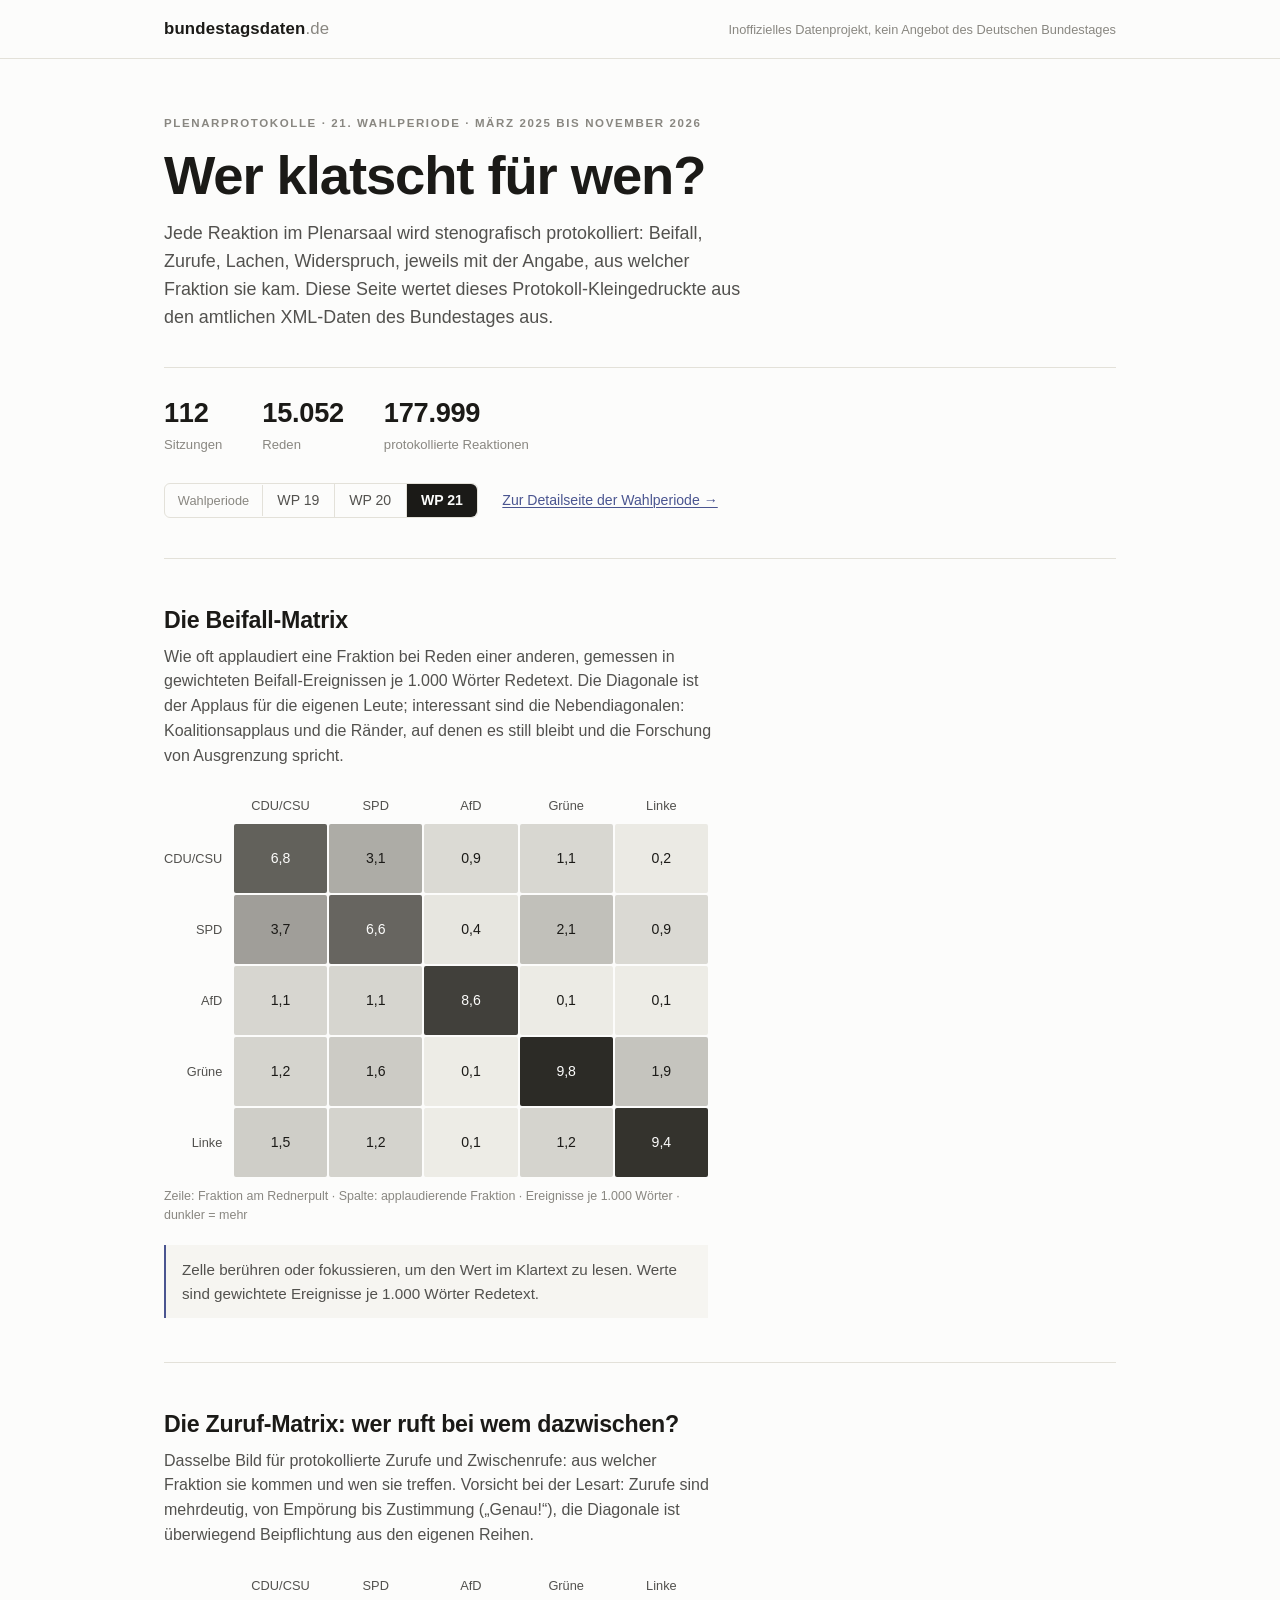
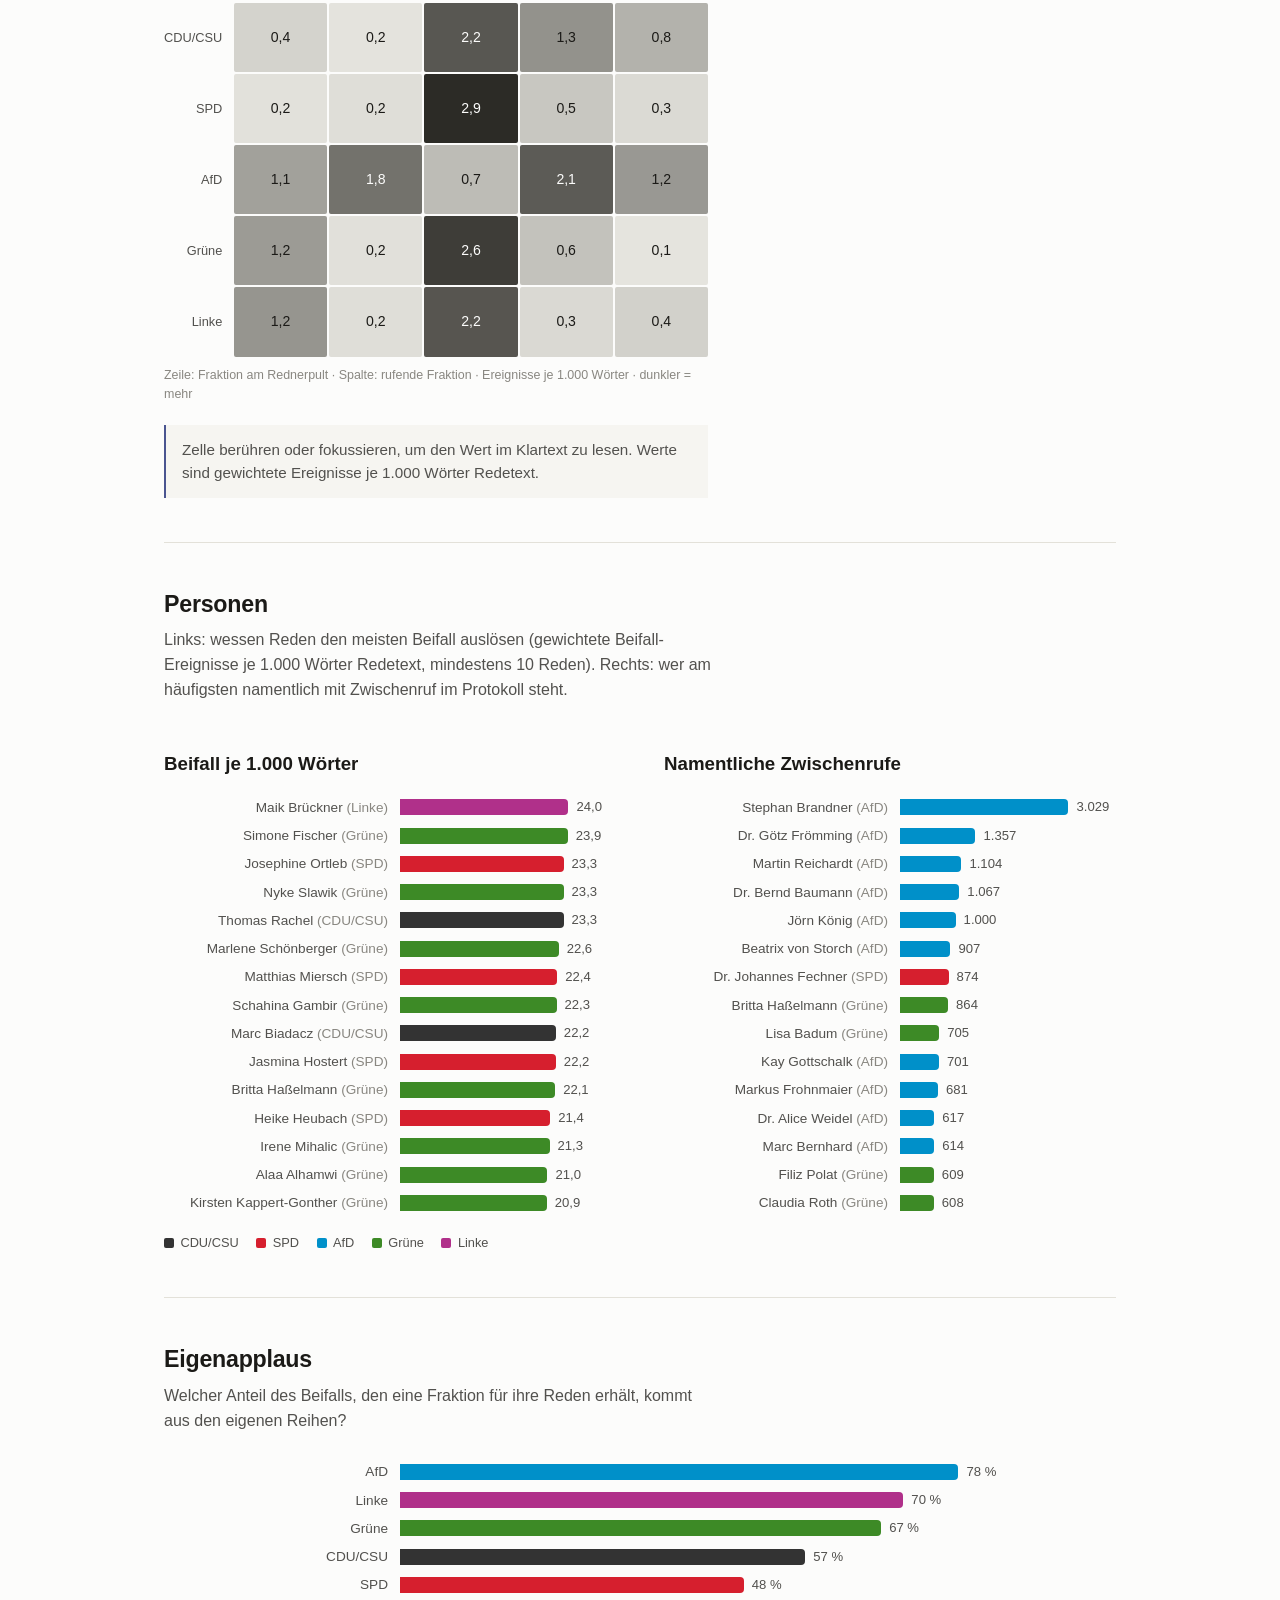
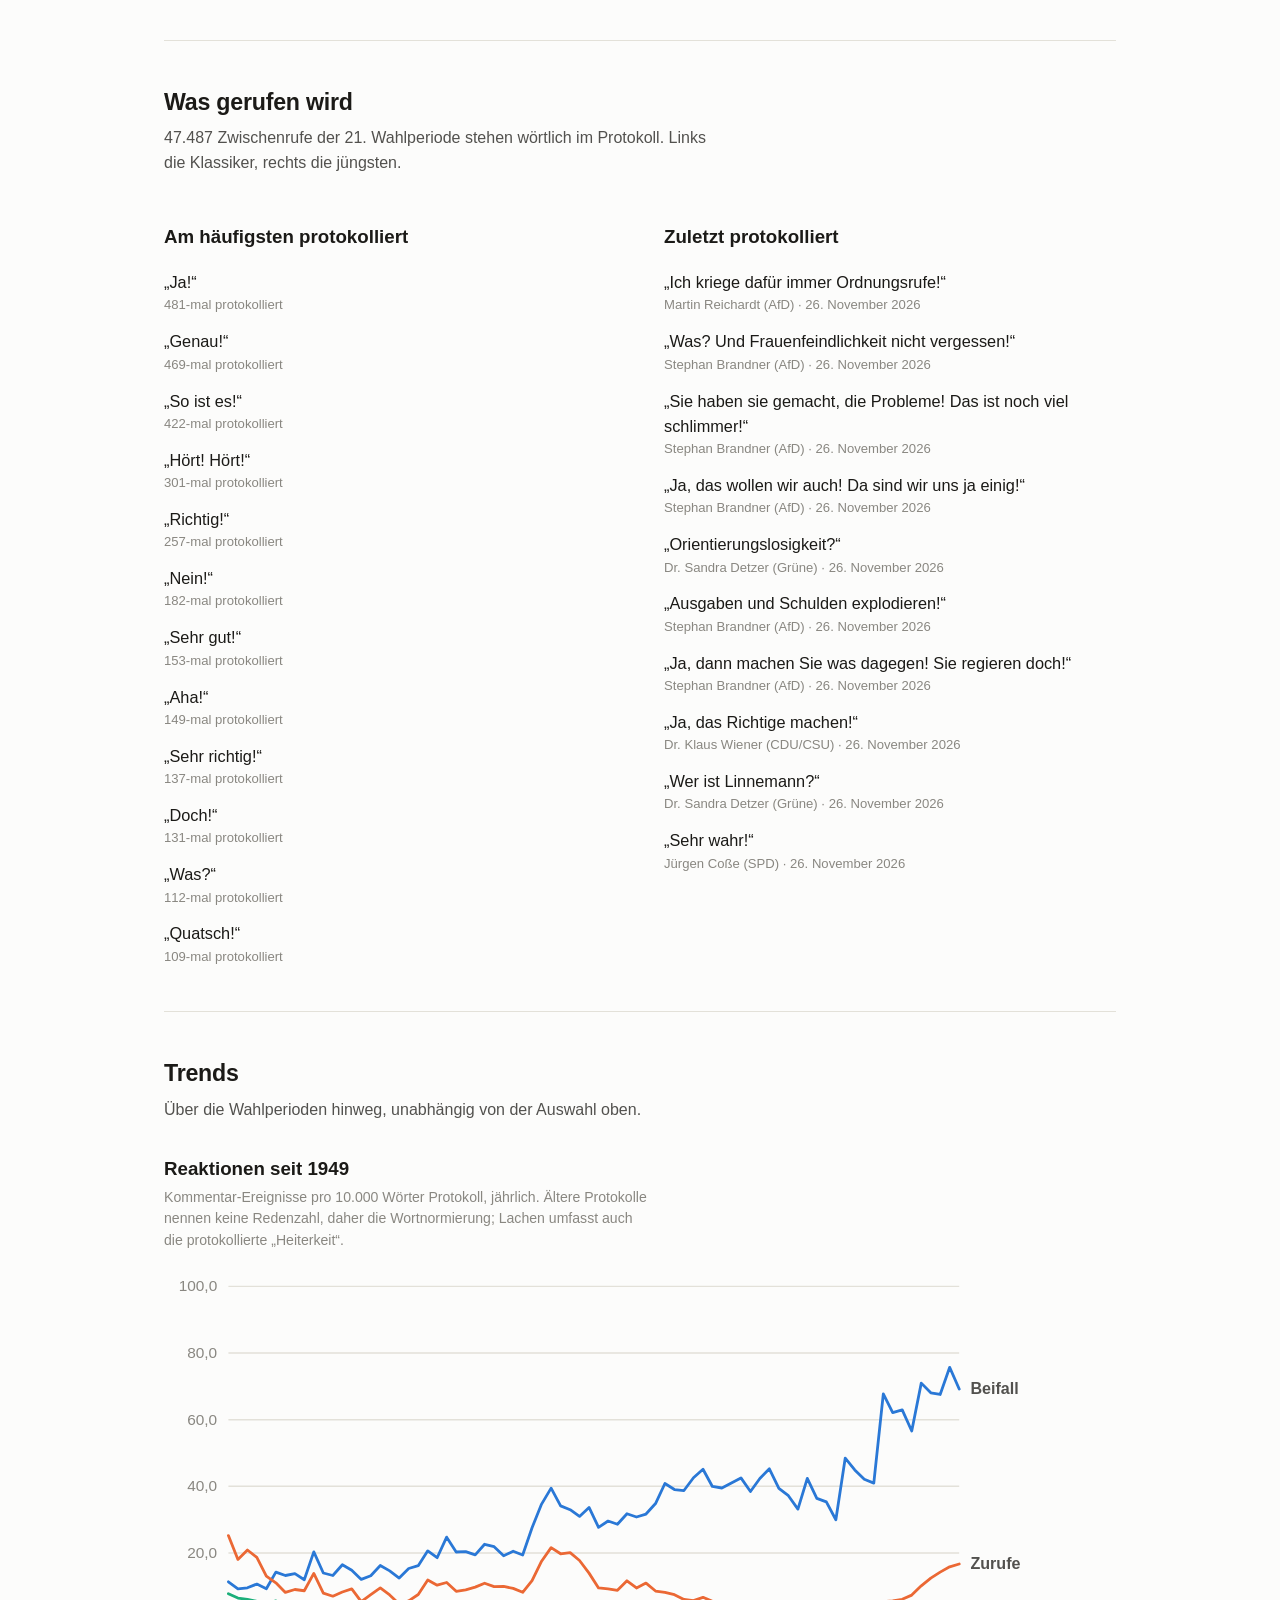
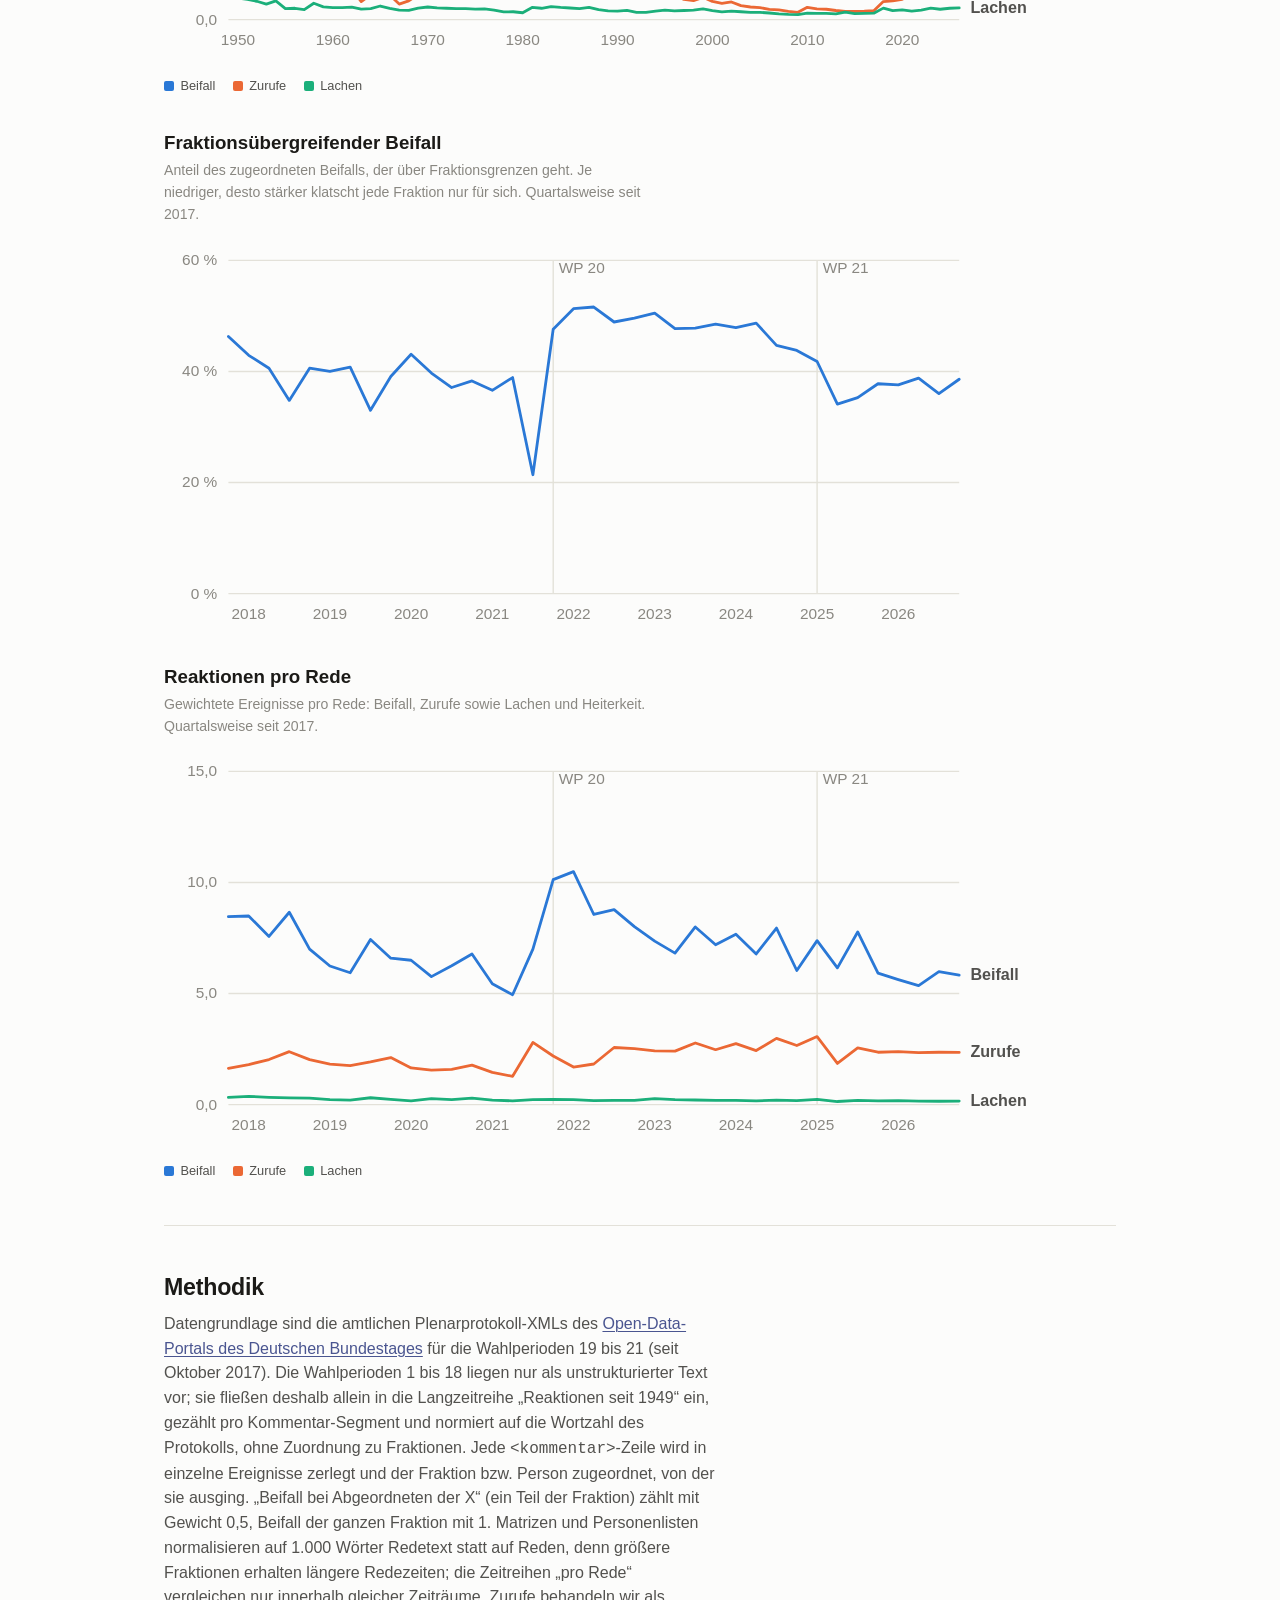
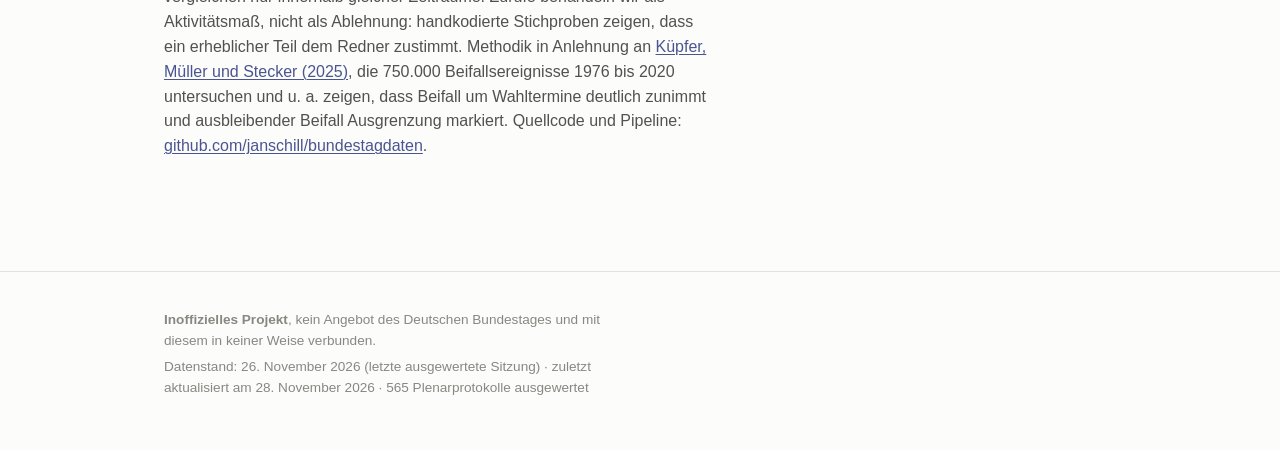
<file: site/index.html>
<!doctype html>
<html lang="de">
<head>
<meta charset="utf-8">
<meta name="viewport" content="width=device-width, initial-scale=1">
<title>Wer klatscht für wen? · bundestagsdaten.de</title>
<meta name="description" content="Beifall, Zwischenrufe und Lachen im Deutschen Bundestag, ausgewertet aus den amtlichen Plenarprotokollen seit 1949. Ein inoffizielles Datenprojekt.">
<meta property="og:title" content="Wer klatscht für wen?">
<meta property="og:description" content="Beifall und Zwischenrufe im Bundestag, ausgewertet aus den Plenarprotokollen der 21. Wahlperiode.">
<meta property="og:type" content="website">
<meta property="og:image" content="https://bundestagsdaten.de/img/og.png">
<meta property="og:image:width" content="1200">
<meta property="og:image:height" content="630">
<meta property="og:image:alt" content="bundestagsdaten.de — Beifall, Zurufe, Lachen im Bundestag">
<meta property="og:site_name" content="bundestagsdaten.de">
<meta name="twitter:card" content="summary_large_image">
<meta name="twitter:title" content="Wer klatscht für wen?">
<meta name="twitter:description" content="Beifall und Zwischenrufe im Bundestag, ausgewertet aus den Plenarprotokollen der 21. Wahlperiode.">
<meta name="twitter:image" content="https://bundestagsdaten.de/img/og.png">
<link rel="icon" type="image/svg+xml" href="data:image/svg+xml,%3Csvg xmlns='http://www.w3.org/2000/svg' viewBox='0 0 16 16'%3E%3Crect width='16' height='16' rx='3' fill='%234a5590'/%3E%3Ctext x='8' y='12' font-family='sans-serif' font-size='11' font-weight='700' fill='%23fcfcfb' text-anchor='middle'%3EB%3C/text%3E%3C/svg%3E">
<link rel="icon" type="image/png" sizes="32x32" href="img/favicon-32.png">
<link rel="icon" type="image/png" sizes="16x16" href="img/favicon-16.png">
<link rel="apple-touch-icon" sizes="180x180" href="img/apple-touch-icon.png">
<link rel="image_src" href="img/og.png">
<link rel="manifest" href="site.webmanifest">
<link rel="stylesheet" href="style.css">
<script defer data-domain="bundestagsdaten.de" src="https://nsa.janschill.de/js/script.js"></script>
</head>
<body>

<header class="site-header">
  <div class="shell">
    <a class="wordmark" href="./">bundestagsdaten<span class="tld">.de</span></a>
    <span class="unofficial">Inoffizielles Datenprojekt, kein Angebot des Deutschen Bundestages</span>
  </div>
</header>

<main class="shell">

  <div class="hero">
    <p class="eyebrow" id="hero-eyebrow">Plenarprotokolle · 21. Wahlperiode</p>
    <h1>Wer klatscht für wen?</h1>
    <p class="lede">
      Jede Reaktion im Plenarsaal wird stenografisch protokolliert: Beifall, Zurufe,
      Lachen, Widerspruch, jeweils mit der Angabe, aus welcher Fraktion sie kam. Diese Seite
      wertet dieses Protokoll-Kleingedruckte aus den amtlichen XML-Daten des
      Bundestages aus.
    </p>
    <div class="stats" id="stats" hidden>
      <div class="stat"><div class="value" id="stat-sitzungen"></div><div class="label">Sitzungen</div></div>
      <div class="stat"><div class="value" id="stat-reden"></div><div class="label">Reden</div></div>
      <div class="stat"><div class="value" id="stat-ereignisse"></div><div class="label">protokollierte Reaktionen</div></div>
    </div>
    <div class="wp-row">
      <fieldset class="wp-switch" id="wp-switch" hidden>
        <legend>Wahlperiode</legend>
      </fieldset>
      <a id="wp-detail-link" href="wp/21/" hidden>Zur Detailseite der Wahlperiode →</a>
    </div>
  </div>

  <section id="beifall" aria-labelledby="beifall-h">
    <h2 id="beifall-h">Die Beifall-Matrix</h2>
    <p class="section-sub">
      Wie oft applaudiert eine Fraktion bei Reden einer anderen, gemessen in
      gewichteten Beifall-Ereignissen je 1.000 Wörter Redetext. Die Diagonale
      ist der Applaus für die eigenen Leute; interessant sind die
      Nebendiagonalen: Koalitionsapplaus und die Ränder, auf denen es still
      bleibt und die Forschung von Ausgrenzung spricht.
    </p>
    <div class="matrix-wrap">
      <div class="matrix" id="matrix-beifall" role="grid" aria-label="Beifall-Matrix: Reaktionen pro Rede nach Fraktion"></div>
      <p class="axis-hint">Zeile: Fraktion am Rednerpult · Spalte: applaudierende Fraktion · Ereignisse je 1.000 Wörter · dunkler = mehr</p>
    </div>
    <p class="reading" id="reading-beifall" aria-live="polite"></p>
  </section>

  <section id="zurufe" aria-labelledby="zurufe-h">
    <h2 id="zurufe-h">Die Zuruf-Matrix: wer ruft bei wem dazwischen?</h2>
    <p class="section-sub">
      Dasselbe Bild für protokollierte Zurufe und Zwischenrufe: aus welcher
      Fraktion sie kommen und wen sie treffen. Vorsicht bei der Lesart:
      Zurufe sind mehrdeutig, von Empörung bis Zustimmung („Genau!“), die
      Diagonale ist überwiegend Beipflichtung aus den eigenen Reihen.
    </p>
    <div class="matrix-wrap">
      <div class="matrix" id="matrix-zuruf" role="grid" aria-label="Zuruf-Matrix: Zwischenrufe pro Rede nach Fraktion"></div>
      <p class="axis-hint">Zeile: Fraktion am Rednerpult · Spalte: rufende Fraktion · Ereignisse je 1.000 Wörter · dunkler = mehr</p>
    </div>
    <p class="reading" id="reading-zuruf" aria-live="polite"></p>
  </section>

  <section aria-labelledby="personen-h">
    <h2 id="personen-h">Personen</h2>
    <p class="section-sub">
      Links: wessen Reden den meisten Beifall auslösen (gewichtete
      Beifall-Ereignisse je 1.000 Wörter Redetext, mindestens 10 Reden).
      Rechts: wer am häufigsten namentlich mit Zwischenruf im Protokoll steht.
    </p>
    <div class="columns">
      <div>
        <h3>Beifall je 1.000 Wörter</h3>
        <dl class="bars" id="bars-beifall"></dl>
      </div>
      <div>
        <h3>Namentliche Zwischenrufe</h3>
        <dl class="bars" id="bars-zurufe"></dl>
      </div>
    </div>
    <ul class="legend" id="party-legend" aria-hidden="true"></ul>
  </section>

  <section aria-labelledby="eigen-h">
    <h2 id="eigen-h">Eigenapplaus</h2>
    <p class="section-sub">
      Welcher Anteil des Beifalls, den eine Fraktion für ihre Reden erhält, kommt
      aus den eigenen Reihen?
    </p>
    <dl class="bars" id="bars-eigen"></dl>
  </section>

  <section aria-labelledby="zitate-h">
    <h2 id="zitate-h">Was gerufen wird</h2>
    <p class="section-sub" id="zitate-sub"></p>
    <div class="columns">
      <div>
        <h3>Am häufigsten protokolliert</h3>
        <ul class="quote-list" id="quotes-frequent"></ul>
      </div>
      <div>
        <h3>Zuletzt protokolliert</h3>
        <ul class="quote-list" id="quotes-recent"></ul>
      </div>
    </div>
  </section>

  <section id="trends" aria-labelledby="trends-h">
    <h2 id="trends-h">Trends</h2>
    <p class="section-sub">
      Über die Wahlperioden hinweg, unabhängig von der Auswahl oben.
    </p>
    <div class="trend">
      <h3>Reaktionen seit 1949</h3>
      <p class="note">
        Kommentar-Ereignisse pro 10.000 Wörter Protokoll, jährlich. Ältere
        Protokolle nennen keine Redenzahl, daher die Wortnormierung; Lachen
        umfasst auch die protokollierte „Heiterkeit“.
      </p>
      <div class="chart" id="chart-1949"></div>
    </div>
    <div class="trend">
      <h3>Fraktionsübergreifender Beifall</h3>
      <p class="note">Anteil des zugeordneten Beifalls, der über Fraktionsgrenzen geht. Je niedriger, desto stärker klatscht jede Fraktion nur für sich. Quartalsweise seit 2017.</p>
      <div class="chart" id="chart-fremd"></div>
    </div>
    <div class="trend">
      <h3>Reaktionen pro Rede</h3>
      <p class="note">Gewichtete Ereignisse pro Rede: Beifall, Zurufe sowie Lachen und Heiterkeit. Quartalsweise seit 2017.</p>
      <div class="chart" id="chart-reaktionen"></div>
    </div>
  </section>

  <section aria-labelledby="methodik-h">
    <h2 id="methodik-h">Methodik</h2>
    <p class="section-sub">
      Datengrundlage sind die amtlichen Plenarprotokoll-XMLs des
      <a href="https://www.bundestag.de/services/opendata">Open-Data-Portals des Deutschen Bundestages</a>
      für die Wahlperioden 19 bis 21 (seit Oktober 2017). Die Wahlperioden 1
      bis 18 liegen nur als unstrukturierter Text vor; sie fließen deshalb
      allein in die Langzeitreihe „Reaktionen seit 1949“ ein, gezählt pro
      Kommentar-Segment und normiert auf die Wortzahl des Protokolls, ohne
      Zuordnung zu Fraktionen.
      Jede <code>&lt;kommentar&gt;</code>-Zeile wird in einzelne Ereignisse zerlegt und der
      Fraktion bzw. Person zugeordnet, von der sie ausging. „Beifall bei Abgeordneten
      der X“ (ein Teil der Fraktion) zählt mit Gewicht&nbsp;0,5, Beifall der ganzen
      Fraktion mit&nbsp;1. Matrizen und Personenlisten normalisieren auf 1.000
      Wörter Redetext statt auf Reden, denn größere Fraktionen erhalten
      längere Redezeiten; die Zeitreihen „pro Rede“ vergleichen nur innerhalb
      gleicher Zeiträume. Zurufe behandeln wir als Aktivitätsmaß, nicht als
      Ablehnung: handkodierte Stichproben zeigen, dass ein erheblicher Teil
      dem Redner zustimmt. Methodik in Anlehnung an
      <a href="https://doi.org/10.1080/01402382.2025.2549149">Küpfer, Müller
      und Stecker (2025)</a>, die 750.000 Beifallsereignisse 1976 bis 2020
      untersuchen und u.&nbsp;a. zeigen, dass Beifall um Wahltermine deutlich
      zunimmt und ausbleibender Beifall Ausgrenzung markiert.
      Quellcode und Pipeline: <a href="https://github.com/janschill/bundestagdaten">github.com/janschill/bundestagdaten</a>.
    </p>
  </section>

</main>

<footer class="site-footer">
  <div class="shell">
    <p><strong>Inoffizielles Projekt</strong>, kein Angebot des Deutschen Bundestages und mit diesem in keiner Weise verbunden.</p>
    <p id="stand"></p>
  </div>
</footer>

<div class="tooltip" id="tooltip" role="status"></div>
<noscript><style>.hero .stats { display: none; }</style><p class="shell note">Diese Seite benötigt JavaScript, um die Auswertungen darzustellen.</p></noscript>
<script type="module" src="app.js"></script>

</body>
</html>
</file>
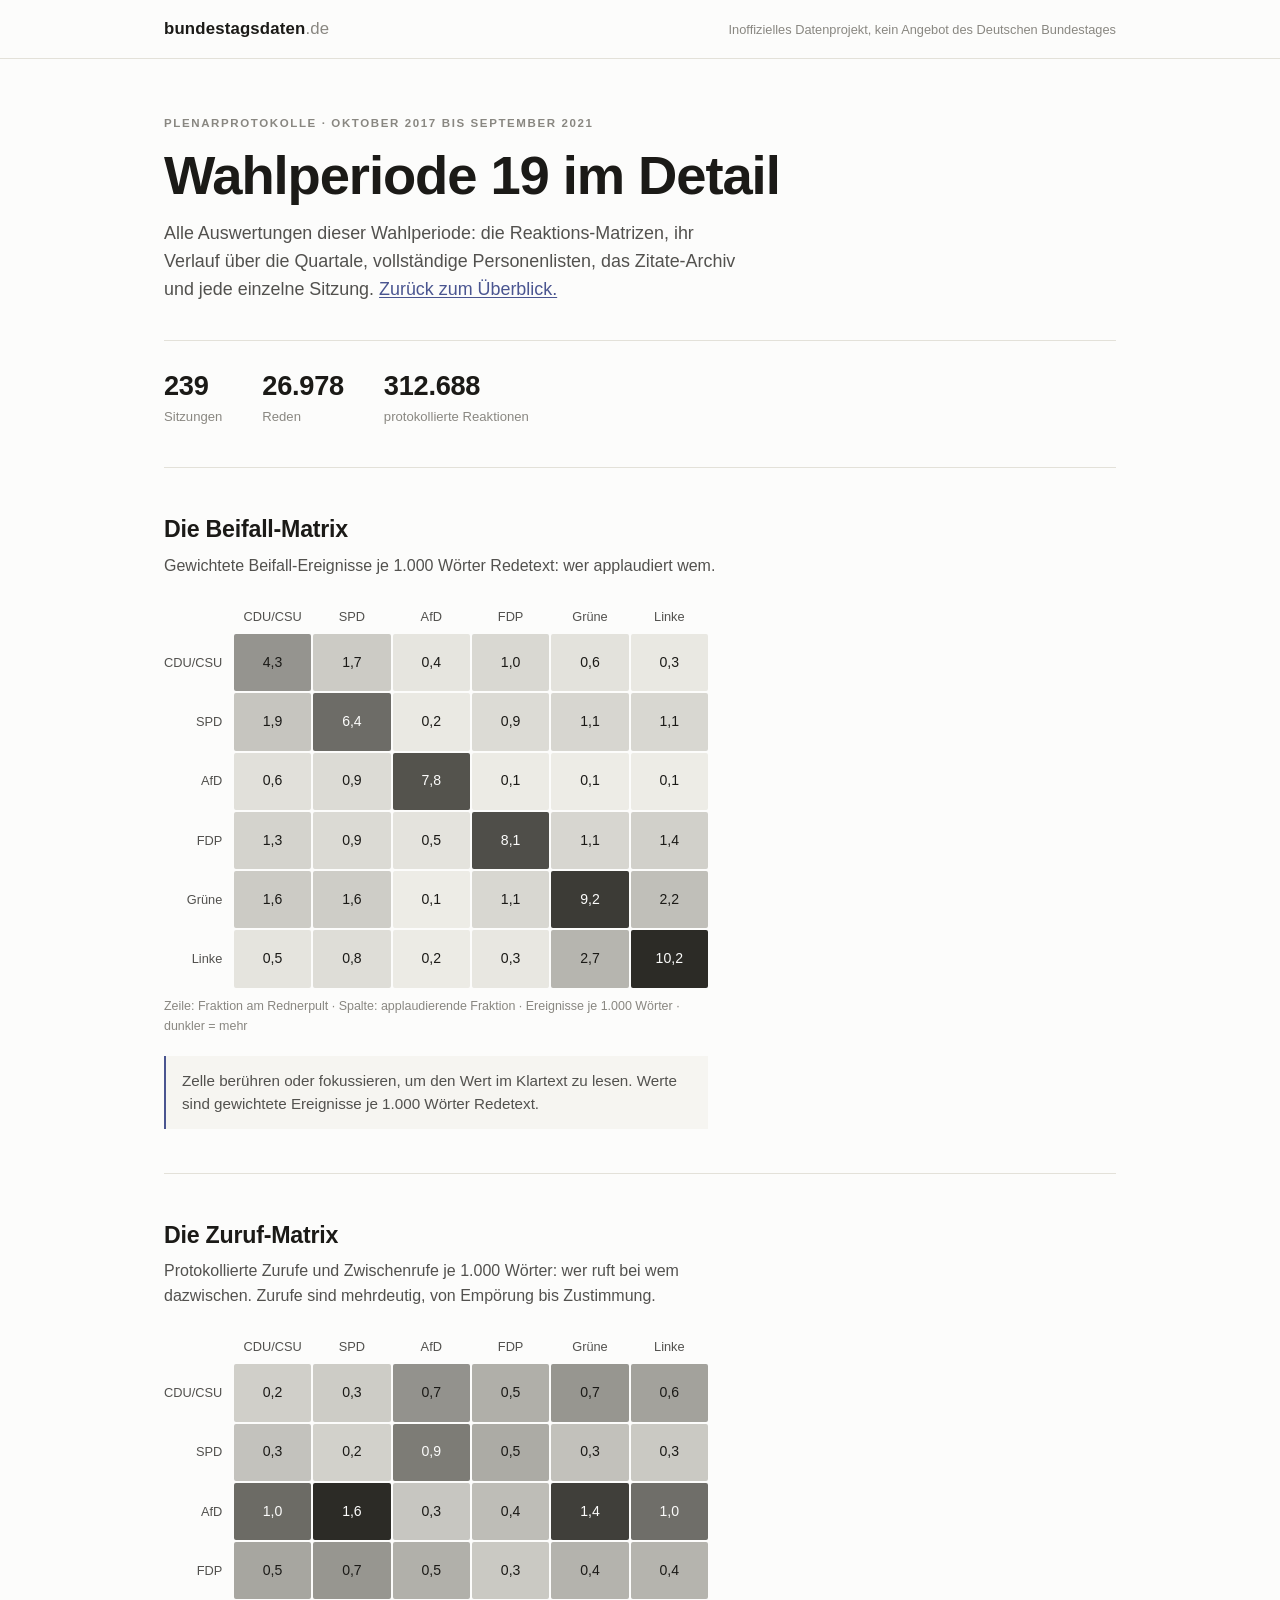
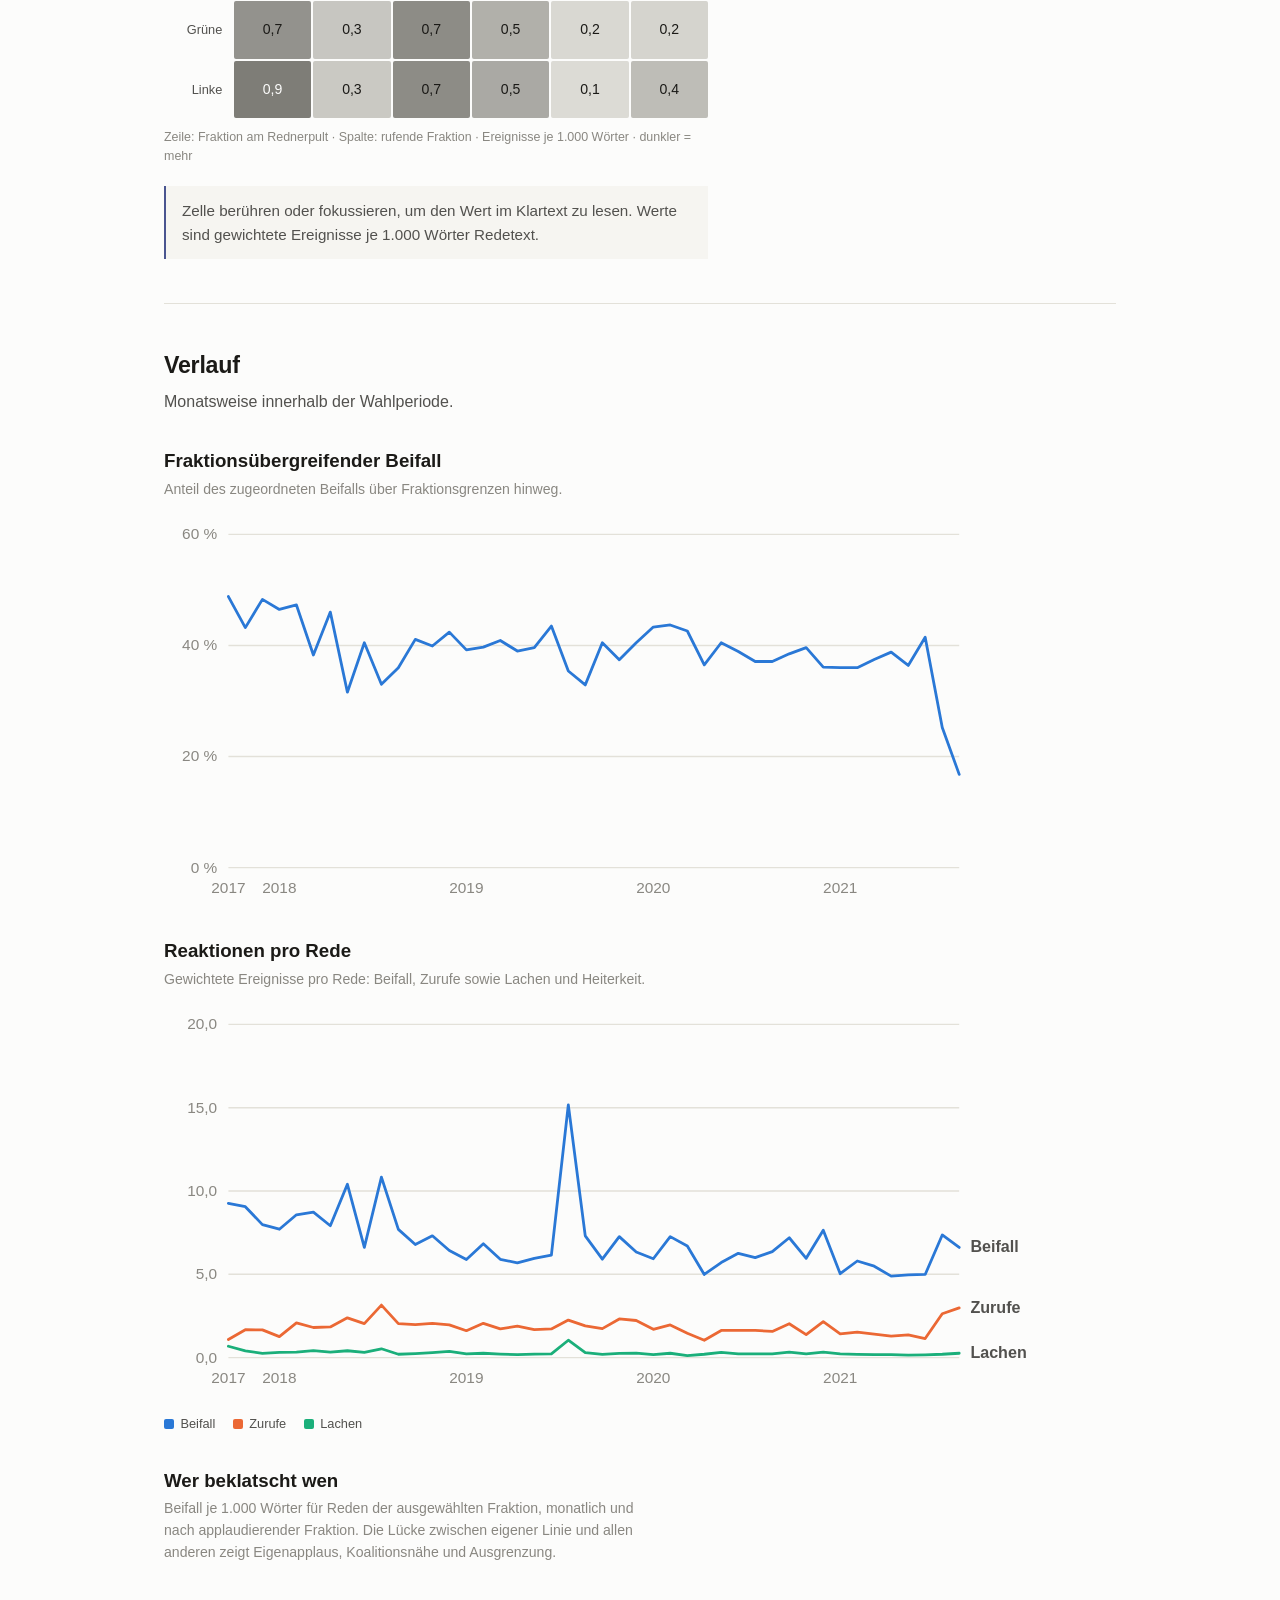
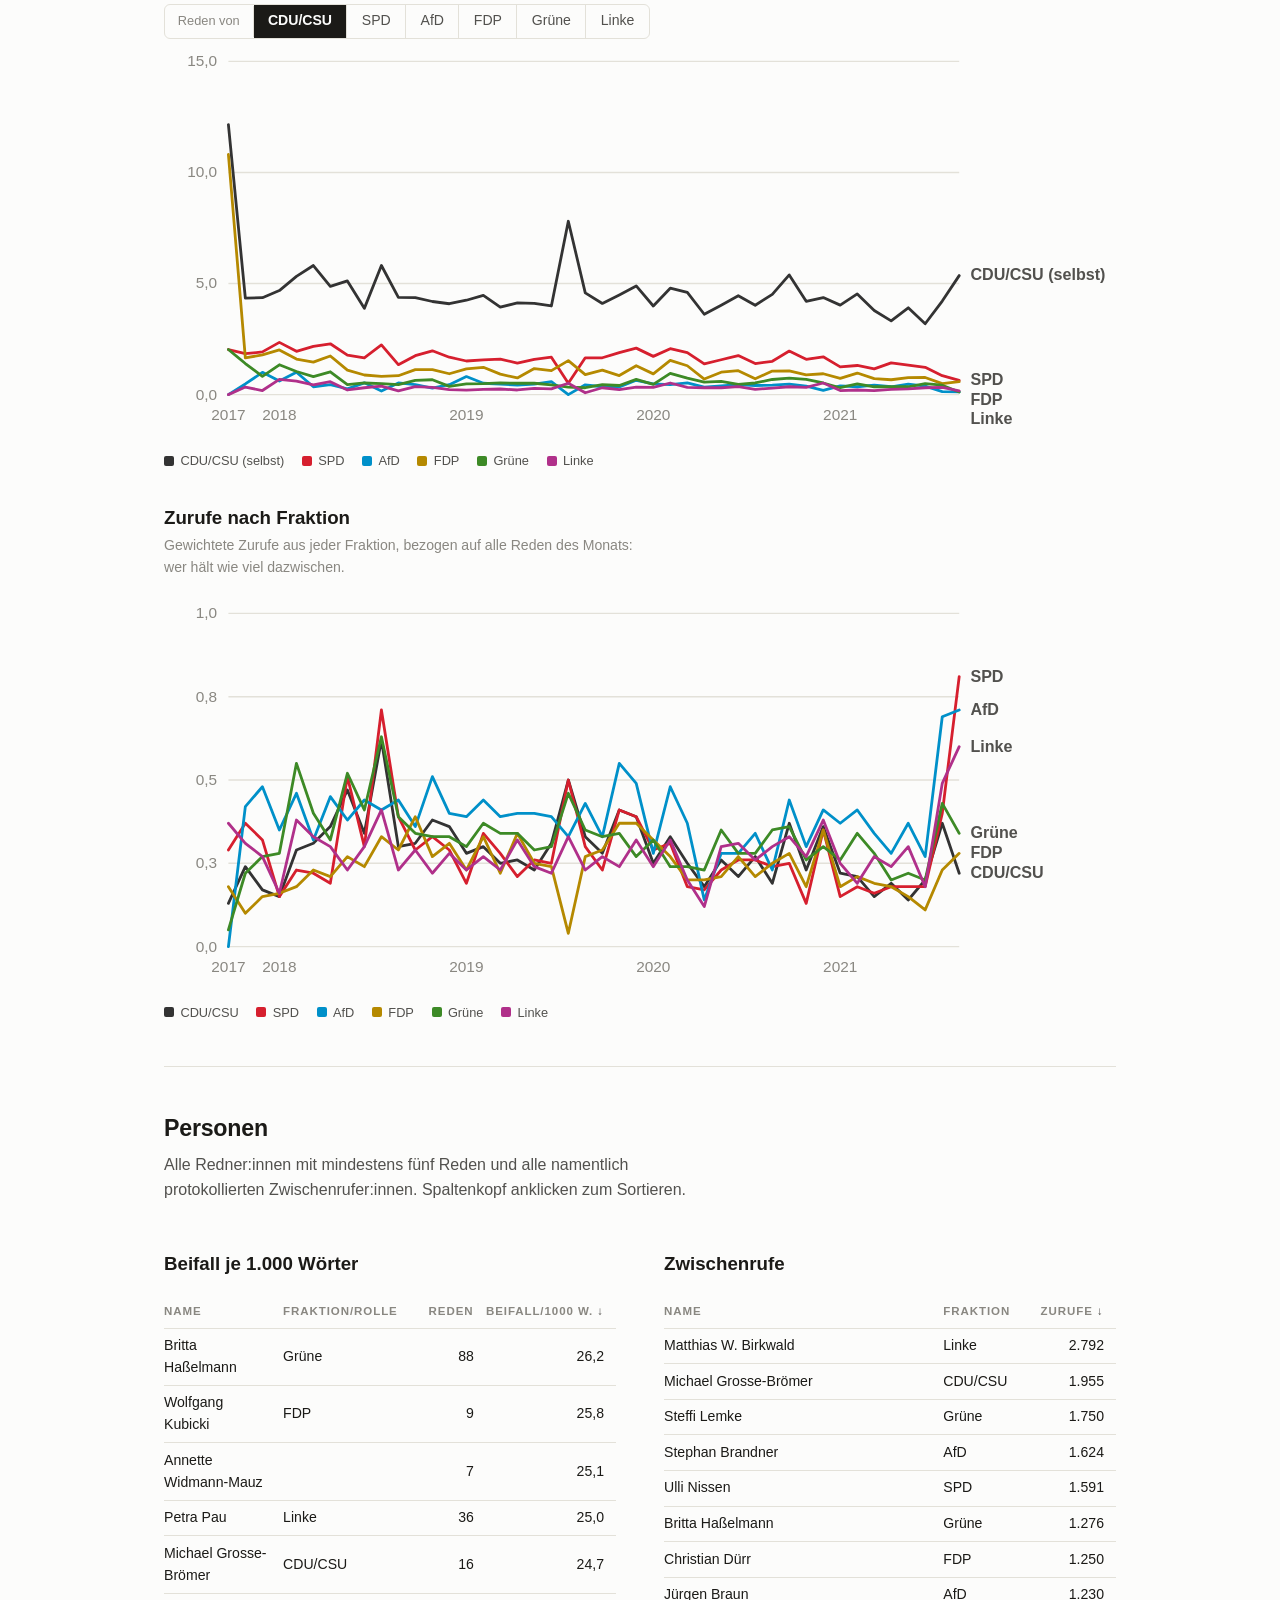
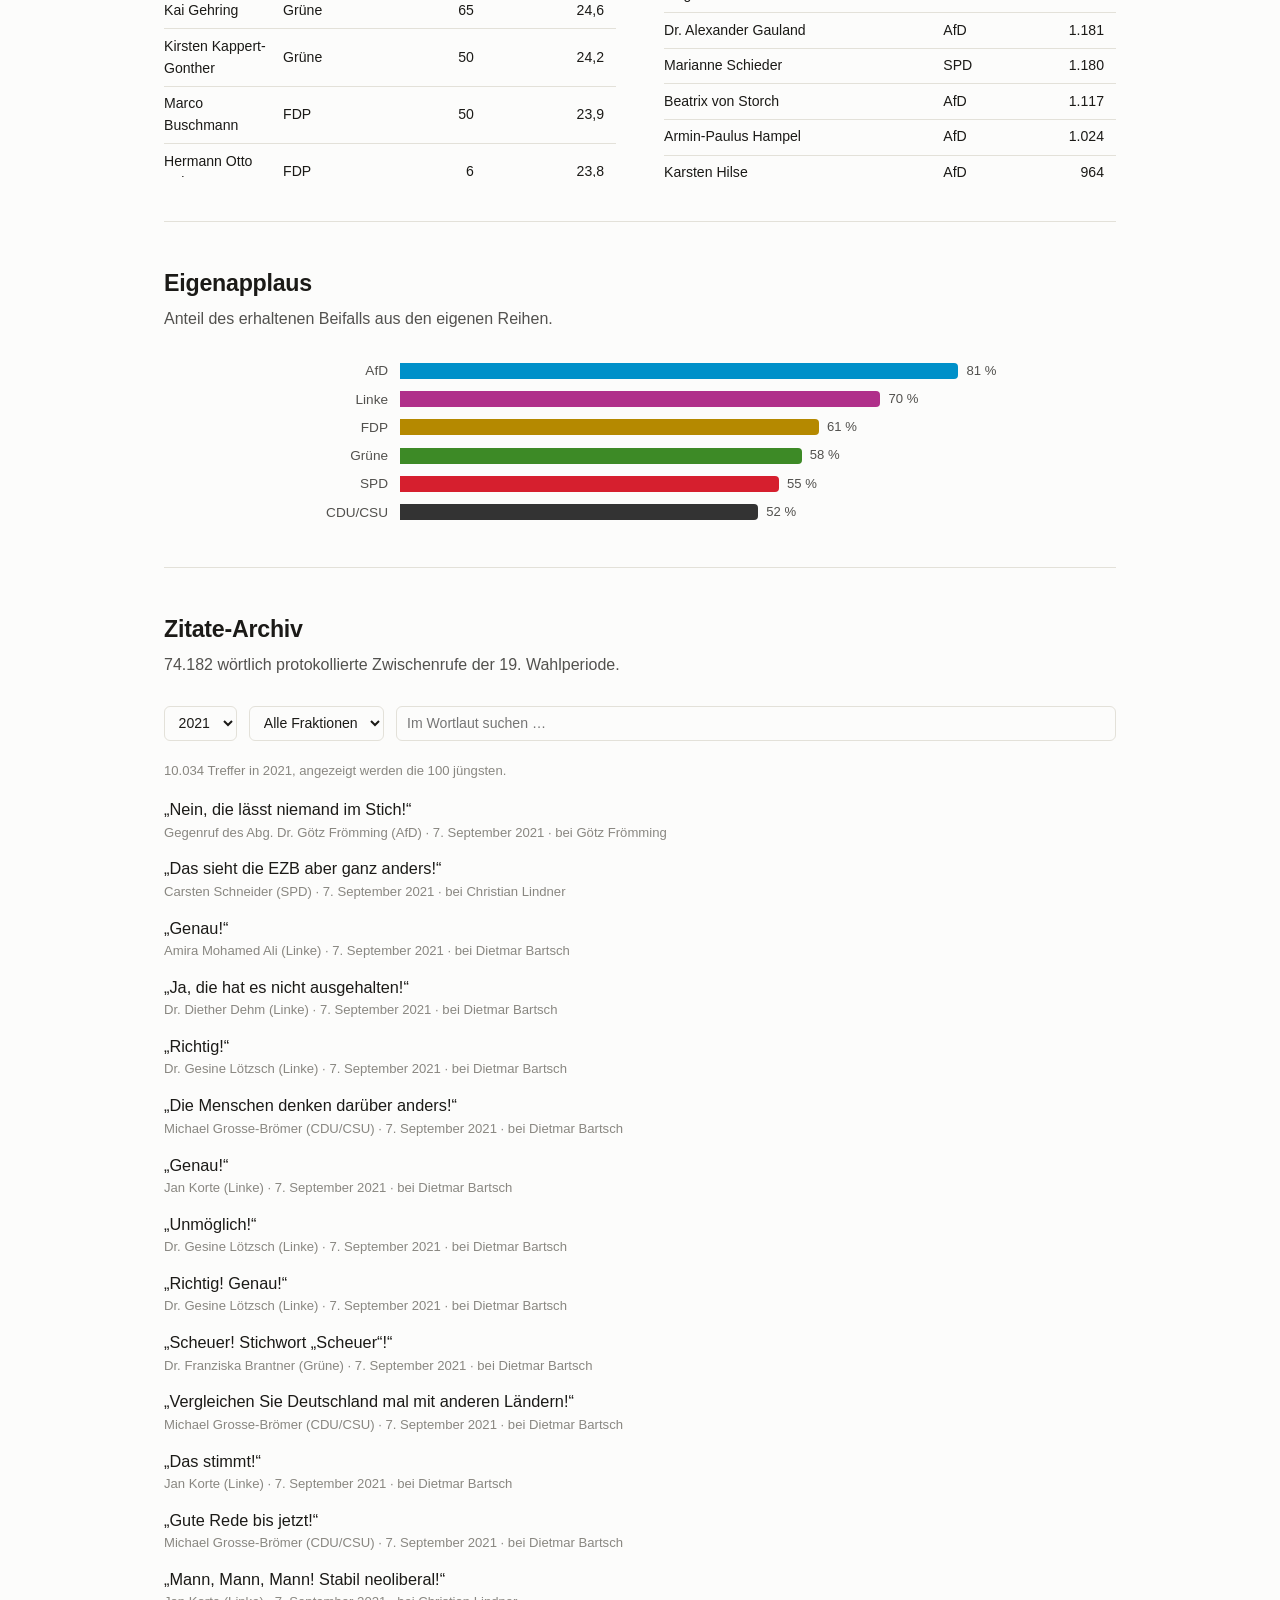
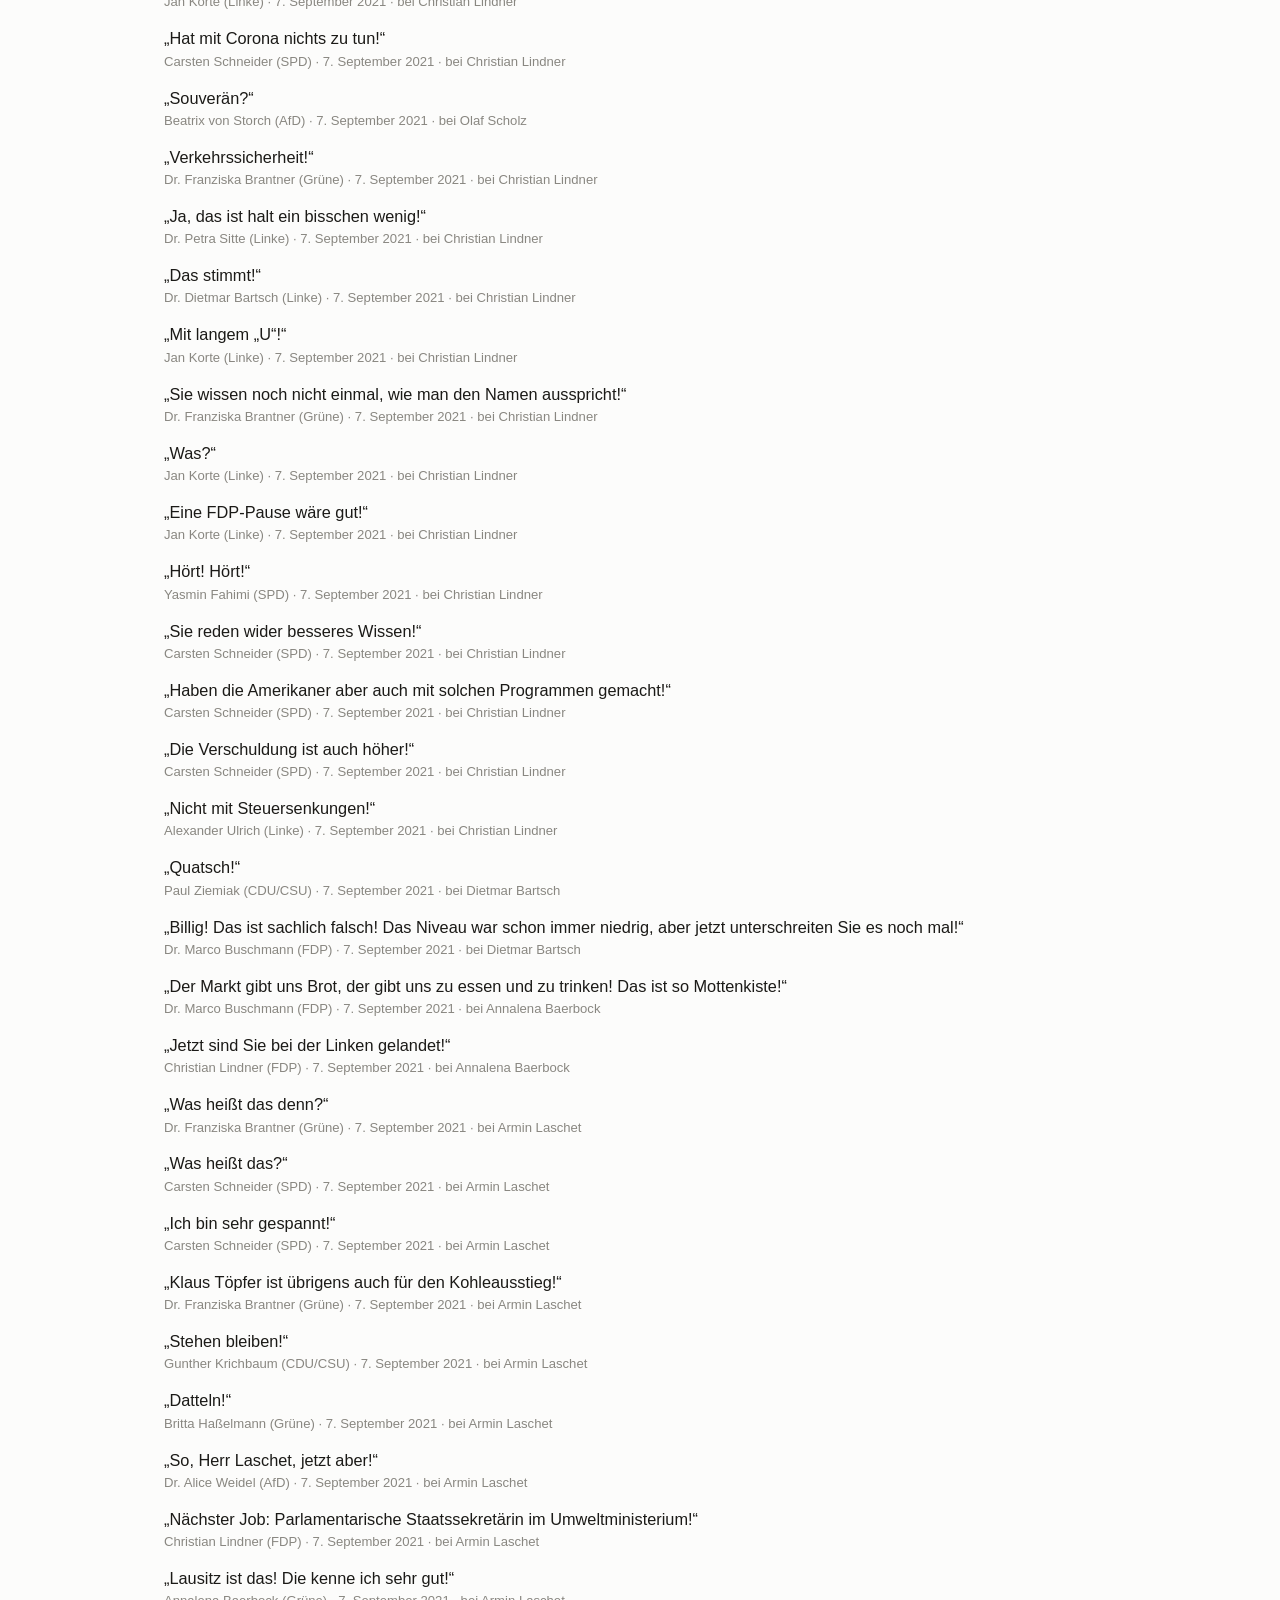
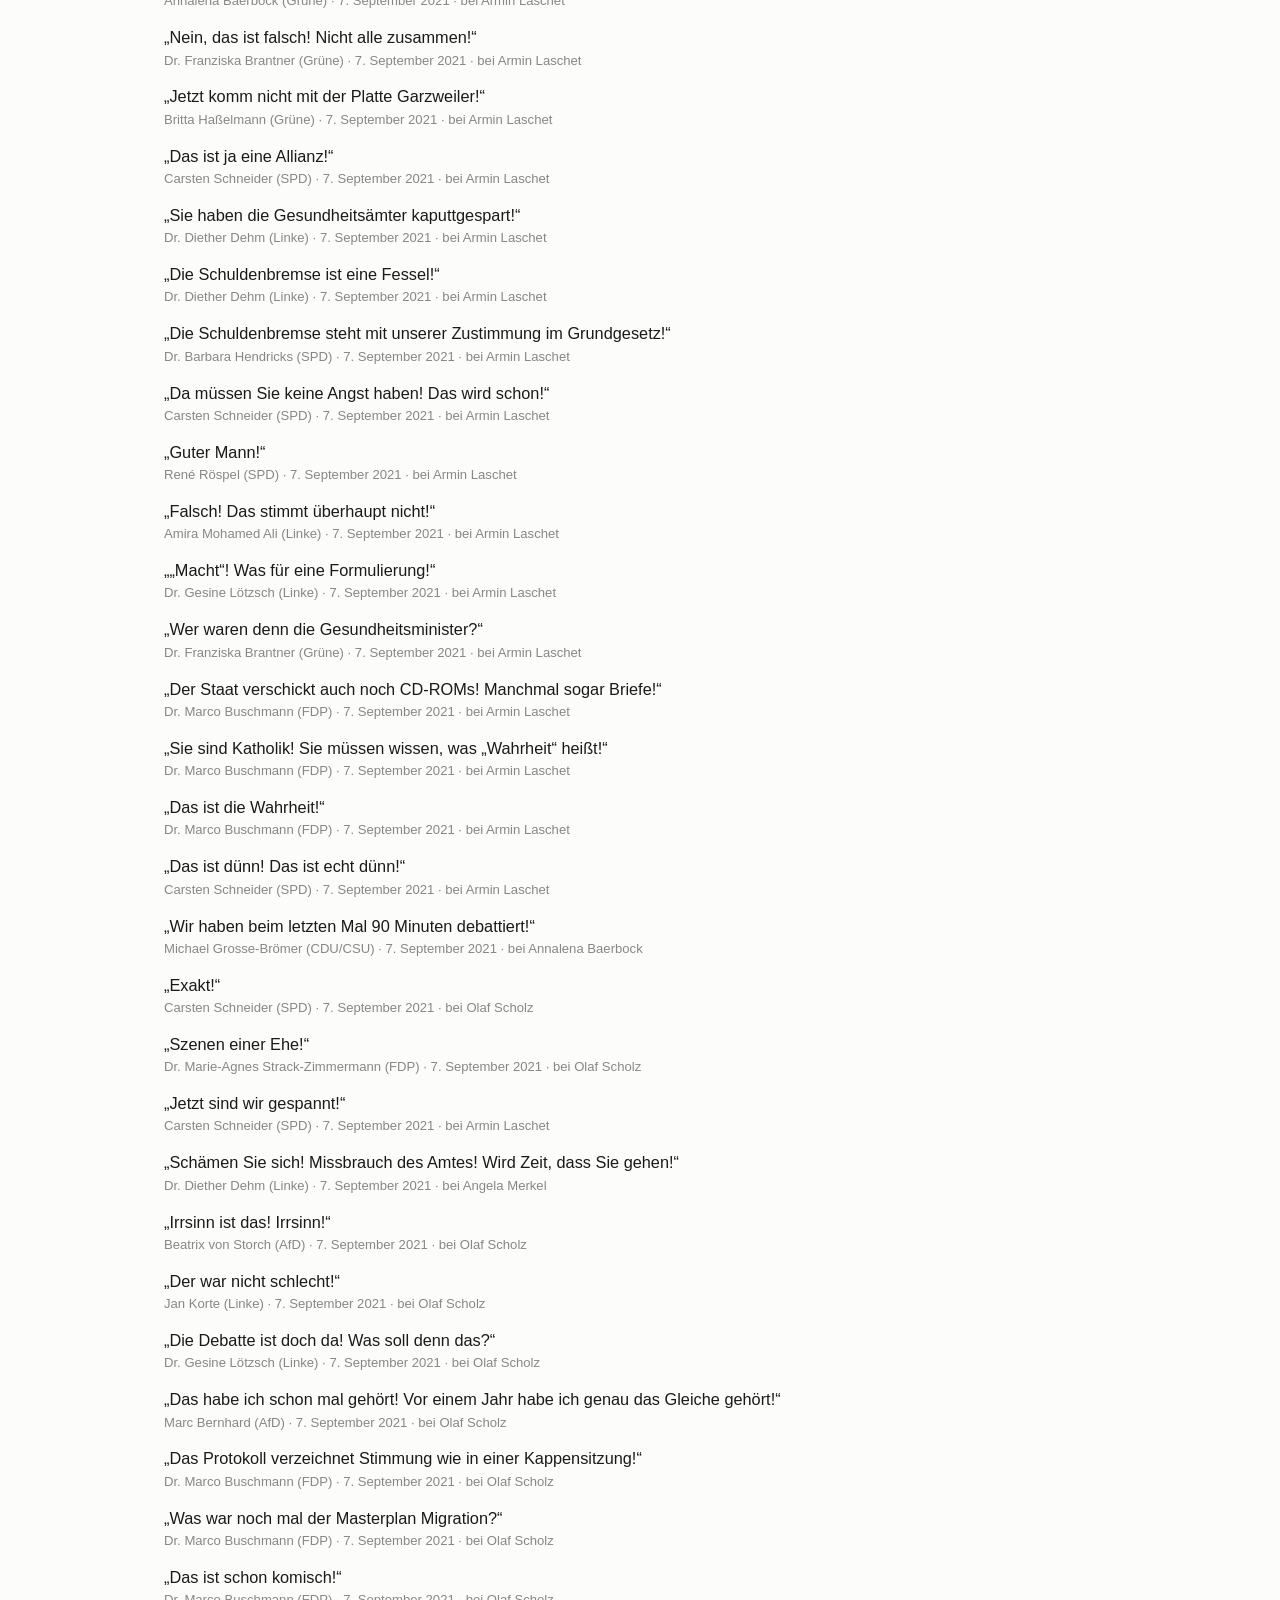
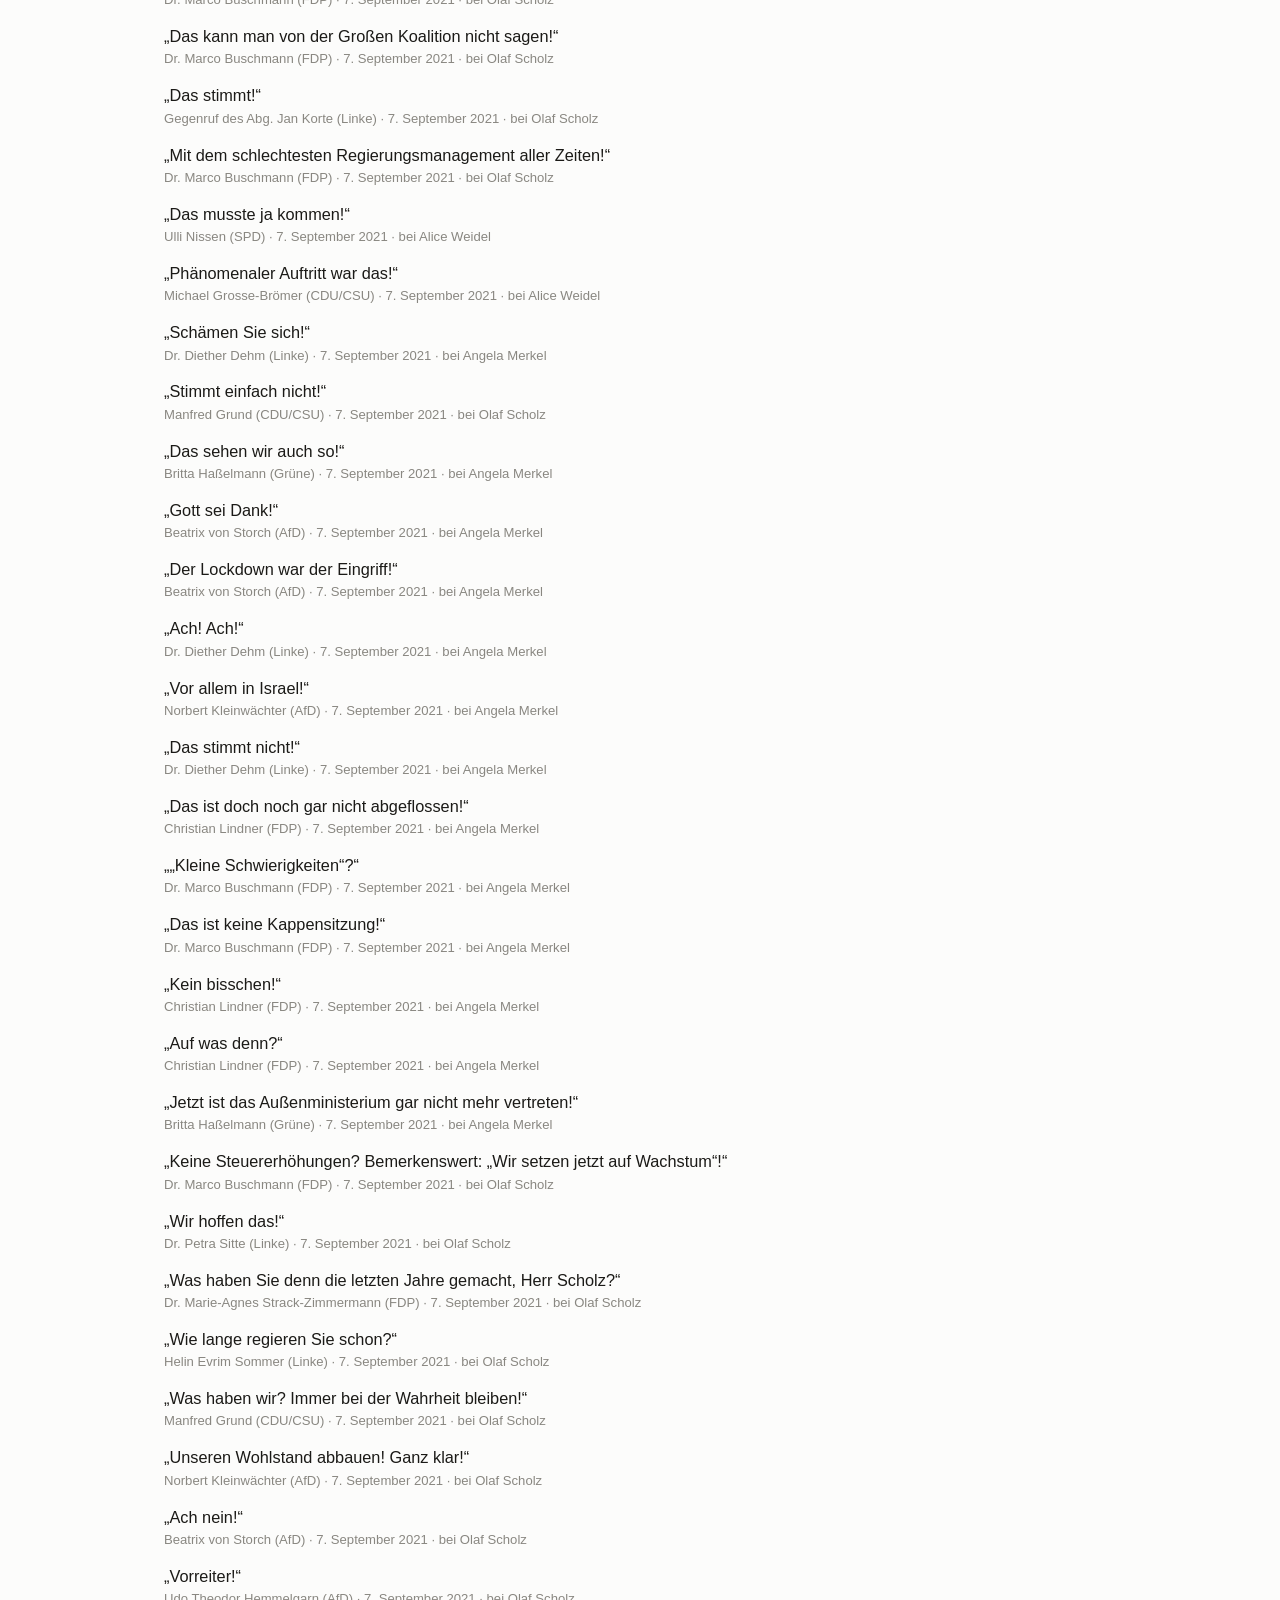
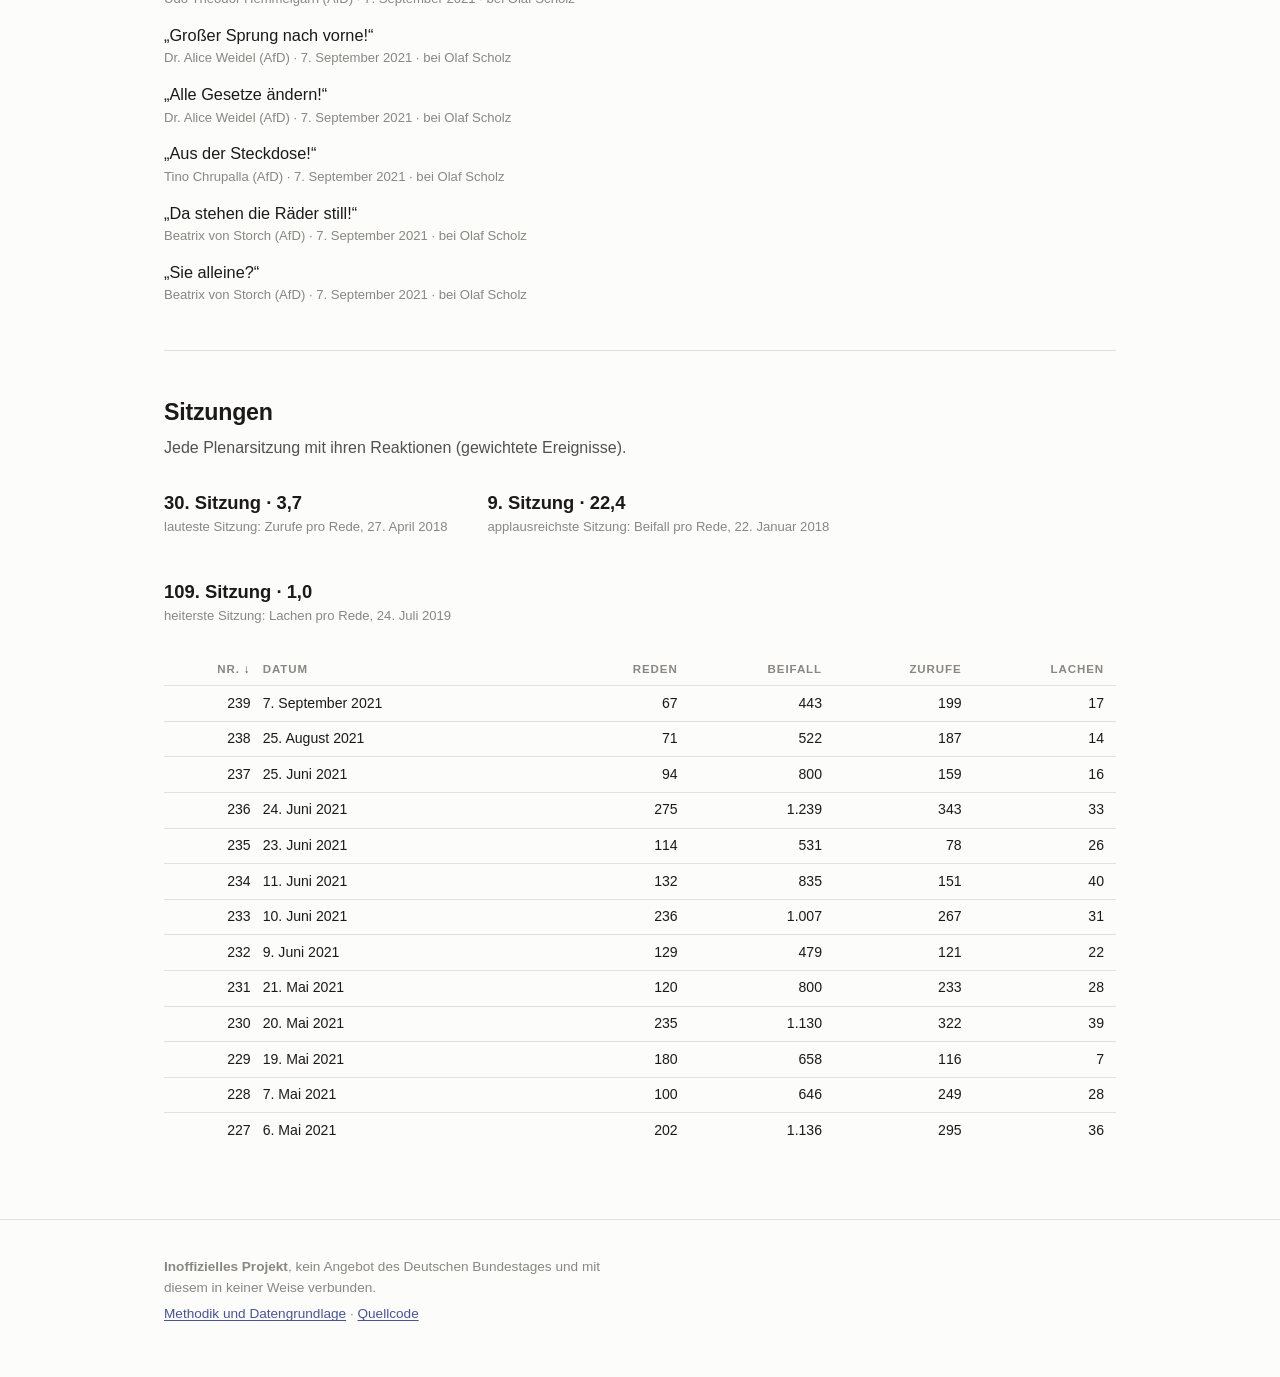
<file: site/wp/19/index.html>
<!doctype html>
<html lang="de">
<head>
<meta charset="utf-8">
<meta name="viewport" content="width=device-width, initial-scale=1">
<title>Wahlperiode 19 im Detail · bundestagsdaten.de</title>
<meta name="description" content="Beifall, Zwischenrufe und Zitate der 19. Wahlperiode des Deutschen Bundestages im Detail: Matrizen, Verlauf, Personen und Sitzungen.">
<meta property="og:title" content="Wahlperiode 19 im Detail">
<meta property="og:description" content="Beifall, Zwischenrufe und Zitate der 19. Wahlperiode des Deutschen Bundestages im Detail.">
<meta property="og:type" content="website">
<meta property="og:image" content="https://bundestagsdaten.de/img/og.png">
<meta property="og:image:width" content="1200">
<meta property="og:image:height" content="630">
<meta property="og:image:alt" content="bundestagsdaten.de — Beifall, Zurufe, Lachen im Bundestag">
<meta property="og:site_name" content="bundestagsdaten.de">
<meta name="twitter:card" content="summary_large_image">
<meta name="twitter:title" content="Wahlperiode 19 im Detail">
<meta name="twitter:description" content="Beifall, Zwischenrufe und Zitate der 19. Wahlperiode des Deutschen Bundestages.">
<meta name="twitter:image" content="https://bundestagsdaten.de/img/og.png">
<link rel="icon" type="image/svg+xml" href="data:image/svg+xml,%3Csvg xmlns='http://www.w3.org/2000/svg' viewBox='0 0 16 16'%3E%3Crect width='16' height='16' rx='3' fill='%234a5590'/%3E%3Ctext x='8' y='12' font-family='sans-serif' font-size='11' font-weight='700' fill='%23fcfcfb' text-anchor='middle'%3EB%3C/text%3E%3C/svg%3E">
<link rel="icon" type="image/png" sizes="32x32" href="../../img/favicon-32.png">
<link rel="icon" type="image/png" sizes="16x16" href="../../img/favicon-16.png">
<link rel="apple-touch-icon" sizes="180x180" href="../../img/apple-touch-icon.png">
<link rel="image_src" href="../../img/og.png">
<link rel="manifest" href="../../site.webmanifest">
<link rel="stylesheet" href="../../style.css">
<script defer data-domain="bundestagsdaten.de" src="https://nsa.janschill.de/js/script.js"></script>
</head>
<body data-wp="19">

<header class="site-header">
  <div class="shell">
    <a class="wordmark" href="../../">bundestagsdaten<span class="tld">.de</span></a>
    <span class="unofficial">Inoffizielles Datenprojekt, kein Angebot des Deutschen Bundestages</span>
  </div>
</header>

<main class="shell">

  <div class="hero">
    <p class="eyebrow" id="hero-eyebrow">19. Wahlperiode</p>
    <h1>Wahlperiode 19 im Detail</h1>
    <p class="lede">
      Alle Auswertungen dieser Wahlperiode: die Reaktions-Matrizen, ihr Verlauf
      über die Quartale, vollständige Personenlisten, das Zitate-Archiv und
      jede einzelne Sitzung. <a href="../../">Zurück zum Überblick.</a>
    </p>
    <div class="stats" id="stats" hidden>
      <div class="stat"><div class="value" id="stat-sitzungen"></div><div class="label">Sitzungen</div></div>
      <div class="stat"><div class="value" id="stat-reden"></div><div class="label">Reden</div></div>
      <div class="stat"><div class="value" id="stat-ereignisse"></div><div class="label">protokollierte Reaktionen</div></div>
    </div>
  </div>

  <section aria-labelledby="beifall-h">
    <h2 id="beifall-h">Die Beifall-Matrix</h2>
    <p class="section-sub">Gewichtete Beifall-Ereignisse je 1.000 Wörter Redetext: wer applaudiert wem.</p>
    <div class="matrix-wrap">
      <div class="matrix" id="matrix-beifall" aria-label="Beifall-Matrix"></div>
      <p class="axis-hint">Zeile: Fraktion am Rednerpult · Spalte: applaudierende Fraktion · Ereignisse je 1.000 Wörter · dunkler = mehr</p>
    </div>
    <p class="reading" id="reading-beifall" aria-live="polite"></p>
  </section>

  <section aria-labelledby="zurufe-h">
    <h2 id="zurufe-h">Die Zuruf-Matrix</h2>
    <p class="section-sub">Protokollierte Zurufe und Zwischenrufe je 1.000 Wörter: wer ruft bei wem dazwischen. Zurufe sind mehrdeutig, von Empörung bis Zustimmung.</p>
    <div class="matrix-wrap">
      <div class="matrix" id="matrix-zuruf" aria-label="Zuruf-Matrix"></div>
      <p class="axis-hint">Zeile: Fraktion am Rednerpult · Spalte: rufende Fraktion · Ereignisse je 1.000 Wörter · dunkler = mehr</p>
    </div>
    <p class="reading" id="reading-zuruf" aria-live="polite"></p>
  </section>

  <section aria-labelledby="verlauf-h">
    <h2 id="verlauf-h">Verlauf</h2>
    <p class="section-sub">Monatsweise innerhalb der Wahlperiode.</p>
    <div class="trend">
      <h3>Fraktionsübergreifender Beifall</h3>
      <p class="note">Anteil des zugeordneten Beifalls über Fraktionsgrenzen hinweg.</p>
      <div class="chart" id="chart-fremd"></div>
    </div>
    <div class="trend">
      <h3>Reaktionen pro Rede</h3>
      <p class="note">Gewichtete Ereignisse pro Rede: Beifall, Zurufe sowie Lachen und Heiterkeit.</p>
      <div class="chart" id="chart-reaktionen"></div>
    </div>
    <div class="trend">
      <h3>Wer beklatscht wen</h3>
      <p class="note">
        Beifall je 1.000 Wörter für Reden der ausgewählten Fraktion, monatlich
        und nach applaudierender Fraktion. Die Lücke zwischen eigener Linie
        und allen anderen zeigt Eigenapplaus, Koalitionsnähe und Ausgrenzung.
      </p>
      <fieldset class="wp-switch" id="dyade-select">
        <legend>Reden von</legend>
      </fieldset>
      <div class="chart" id="chart-dyaden"></div>
    </div>
    <div class="trend">
      <h3>Zurufe nach Fraktion</h3>
      <p class="note">Gewichtete Zurufe aus jeder Fraktion, bezogen auf alle Reden des Monats: wer hält wie viel dazwischen.</p>
      <div class="chart" id="chart-fraktion"></div>
    </div>
  </section>

  <section aria-labelledby="personen-h">
    <h2 id="personen-h">Personen</h2>
    <p class="section-sub">
      Alle Redner:innen mit mindestens fünf Reden und alle namentlich
      protokollierten Zwischenrufer:innen. Spaltenkopf anklicken zum Sortieren.
    </p>
    <div class="columns">
      <div>
        <h3>Beifall je 1.000 Wörter</h3>
        <div class="table-scroll">
          <table class="data-table" id="table-redner"></table>
        </div>
      </div>
      <div>
        <h3>Zwischenrufe</h3>
        <div class="table-scroll">
          <table class="data-table" id="table-zwischenrufer"></table>
        </div>
      </div>
    </div>
  </section>

  <section aria-labelledby="eigen-h">
    <h2 id="eigen-h">Eigenapplaus</h2>
    <p class="section-sub">Anteil des erhaltenen Beifalls aus den eigenen Reihen.</p>
    <dl class="bars" id="bars-eigen"></dl>
  </section>

  <section aria-labelledby="archiv-h">
    <h2 id="archiv-h">Zitate-Archiv</h2>
    <p class="section-sub" id="archiv-sub">Jeder wörtlich protokollierte Zwischenruf der Wahlperiode.</p>
    <div class="filters">
      <select id="archiv-jahr" aria-label="Jahr"></select>
      <select id="archiv-partei" aria-label="Fraktion"></select>
      <input id="archiv-suche" type="search" placeholder="Im Wortlaut suchen …" aria-label="Im Wortlaut suchen">
    </div>
    <p class="filter-count" id="archiv-count"></p>
    <ul class="quote-list" id="archiv-liste"></ul>
  </section>

  <section aria-labelledby="sitzungen-h">
    <h2 id="sitzungen-h">Sitzungen</h2>
    <p class="section-sub">Jede Plenarsitzung mit ihren Reaktionen (gewichtete Ereignisse).</p>
    <div class="highlights" id="sitzung-highlights"></div>
    <div class="table-scroll">
      <table class="data-table" id="table-sitzungen"></table>
    </div>
  </section>

</main>

<footer class="site-footer">
  <div class="shell">
    <p><strong>Inoffizielles Projekt</strong>, kein Angebot des Deutschen Bundestages und mit diesem in keiner Weise verbunden.</p>
    <p><a href="../../#methodik-h">Methodik und Datengrundlage</a> · <a href="https://github.com/janschill/bundestagdaten">Quellcode</a></p>
  </div>
</footer>

<div class="tooltip" id="tooltip" role="status"></div>
<noscript><p class="shell note">Diese Seite benötigt JavaScript, um die Auswertungen darzustellen.</p></noscript>
<script type="module" src="../../wp-app.js"></script>

</body>
</html>
</file>
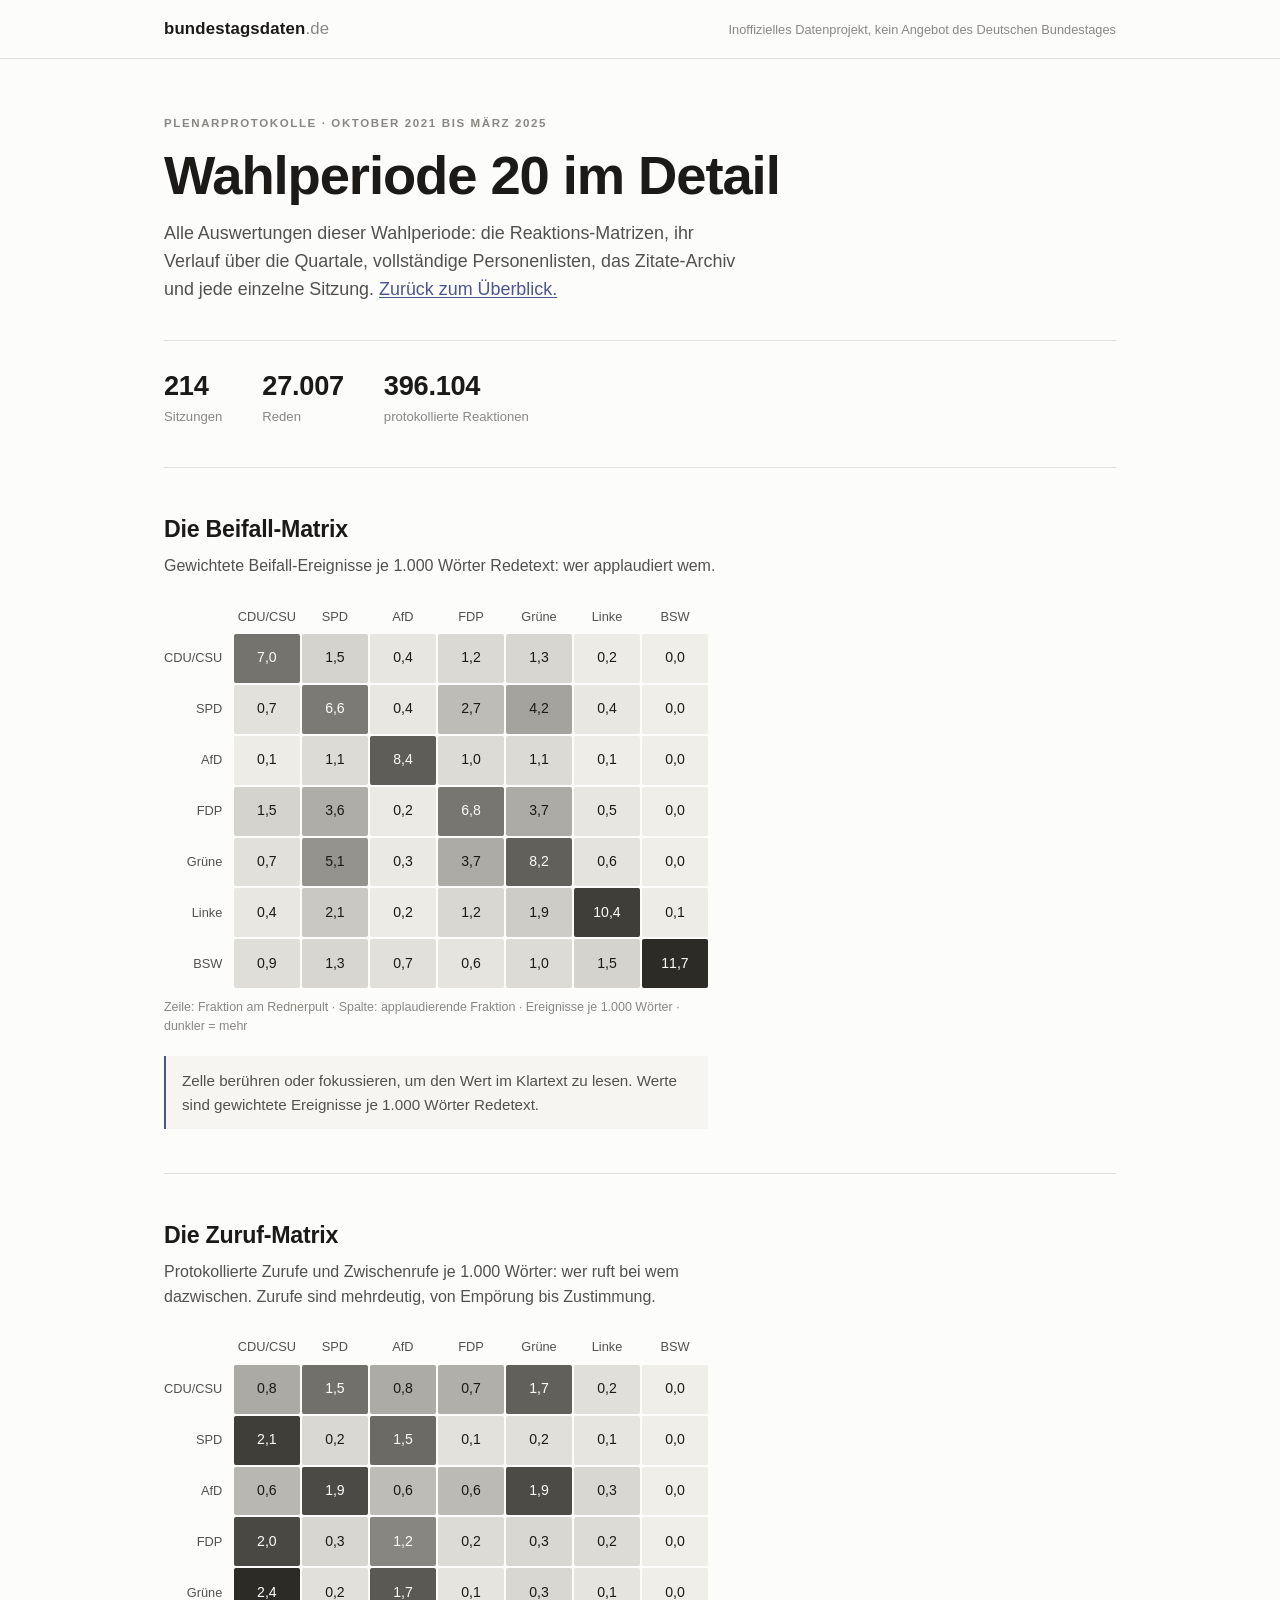
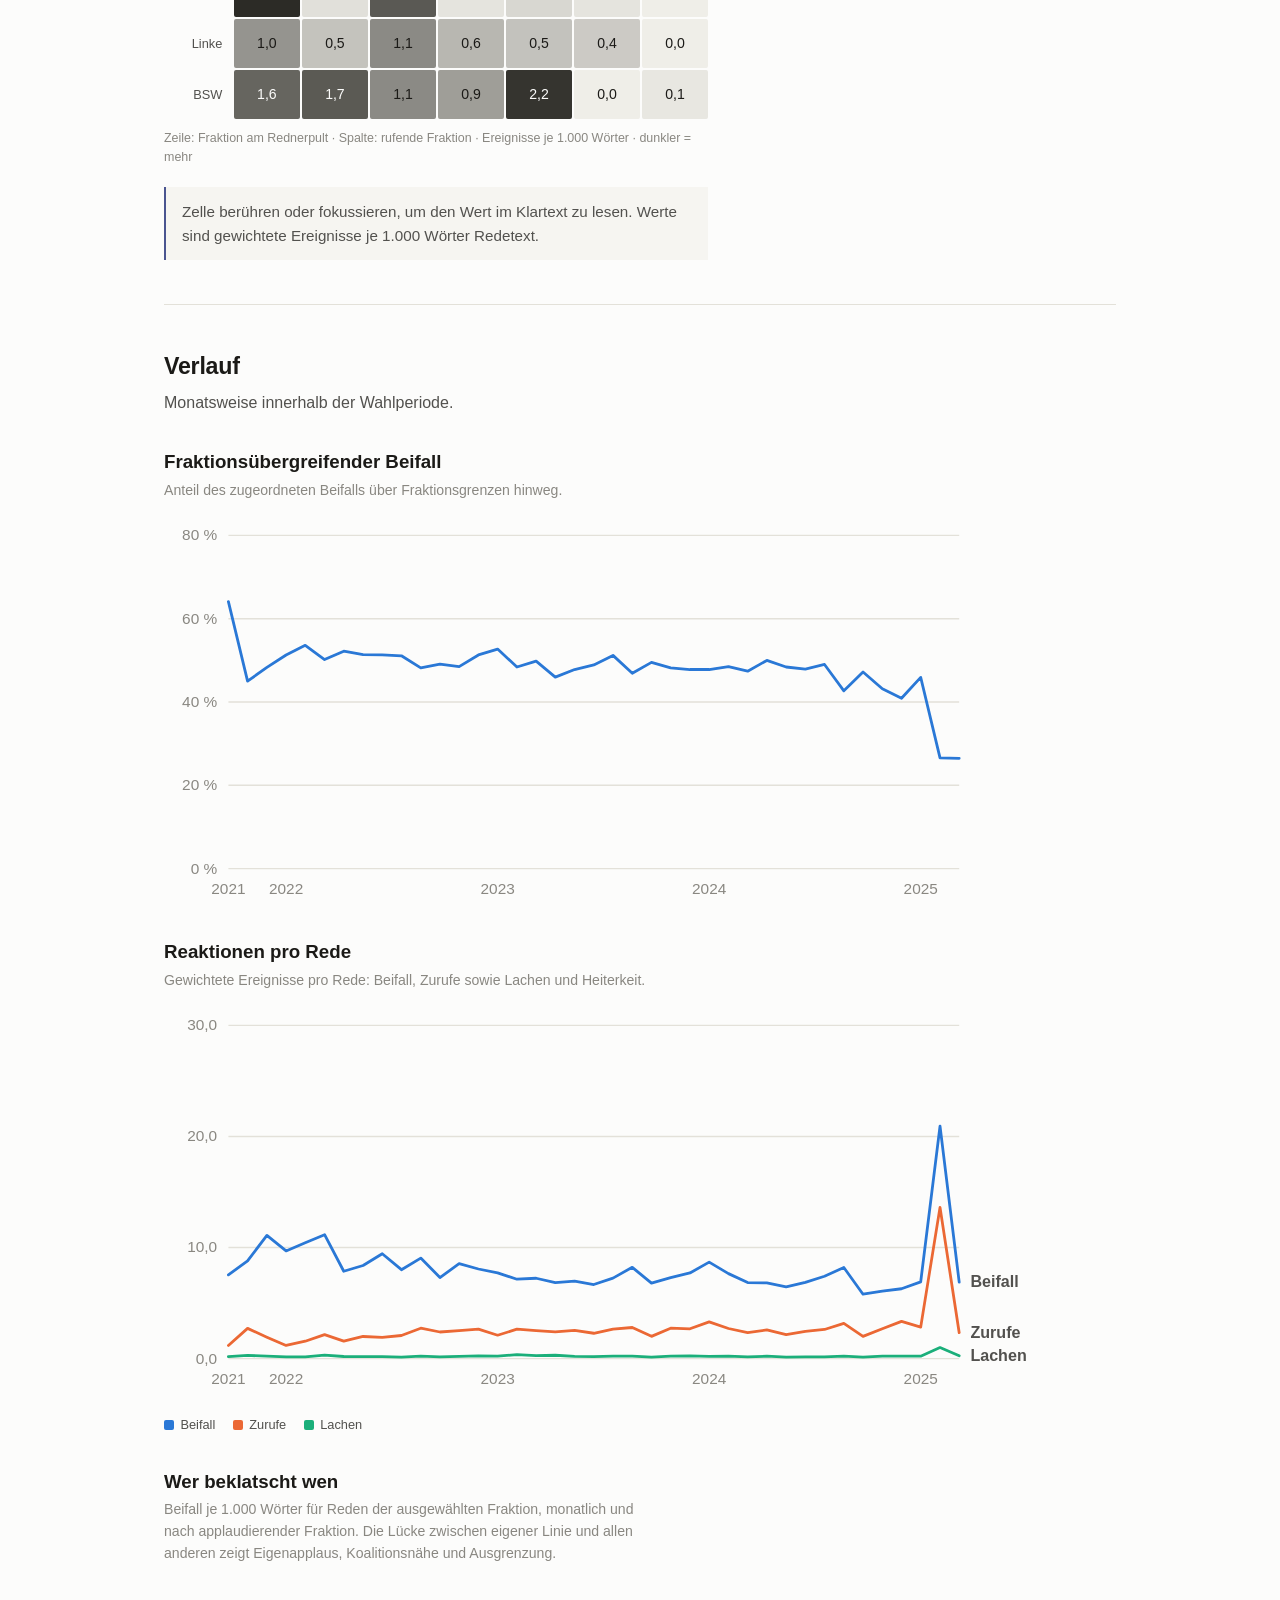
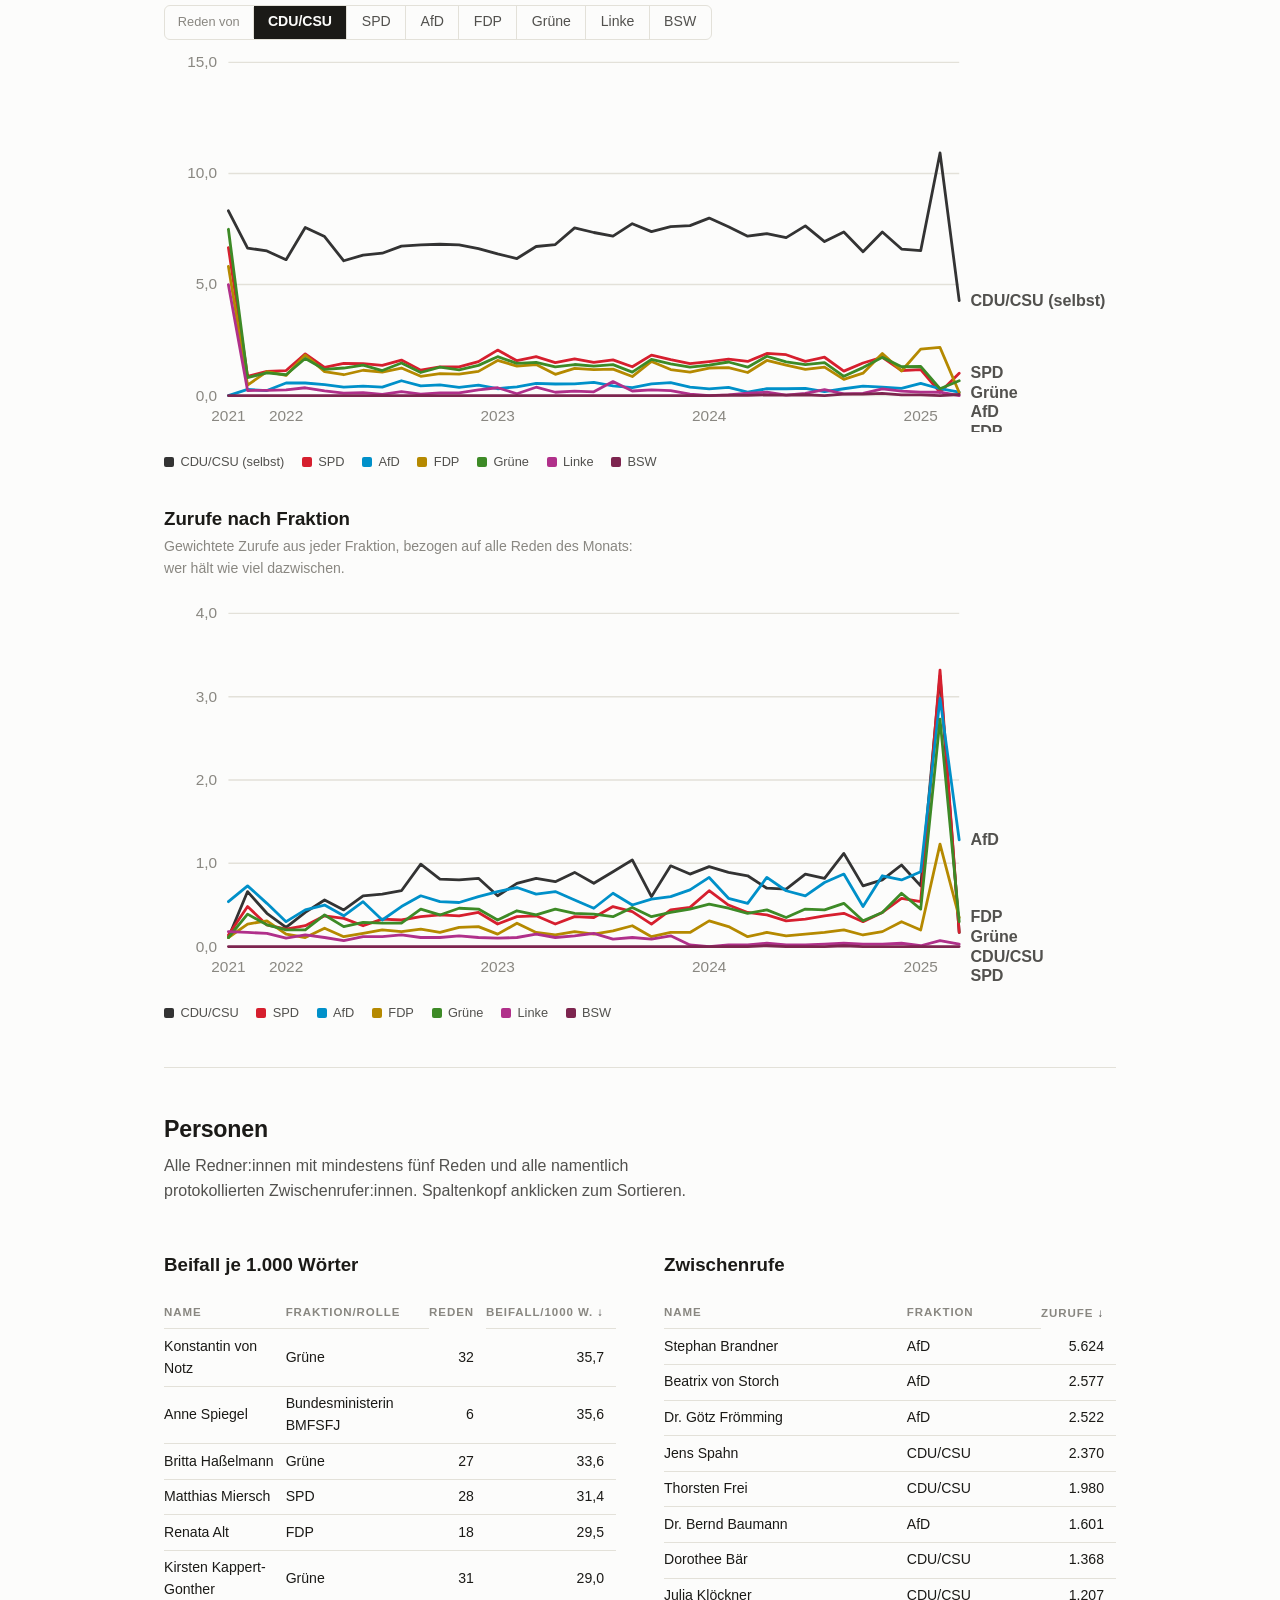
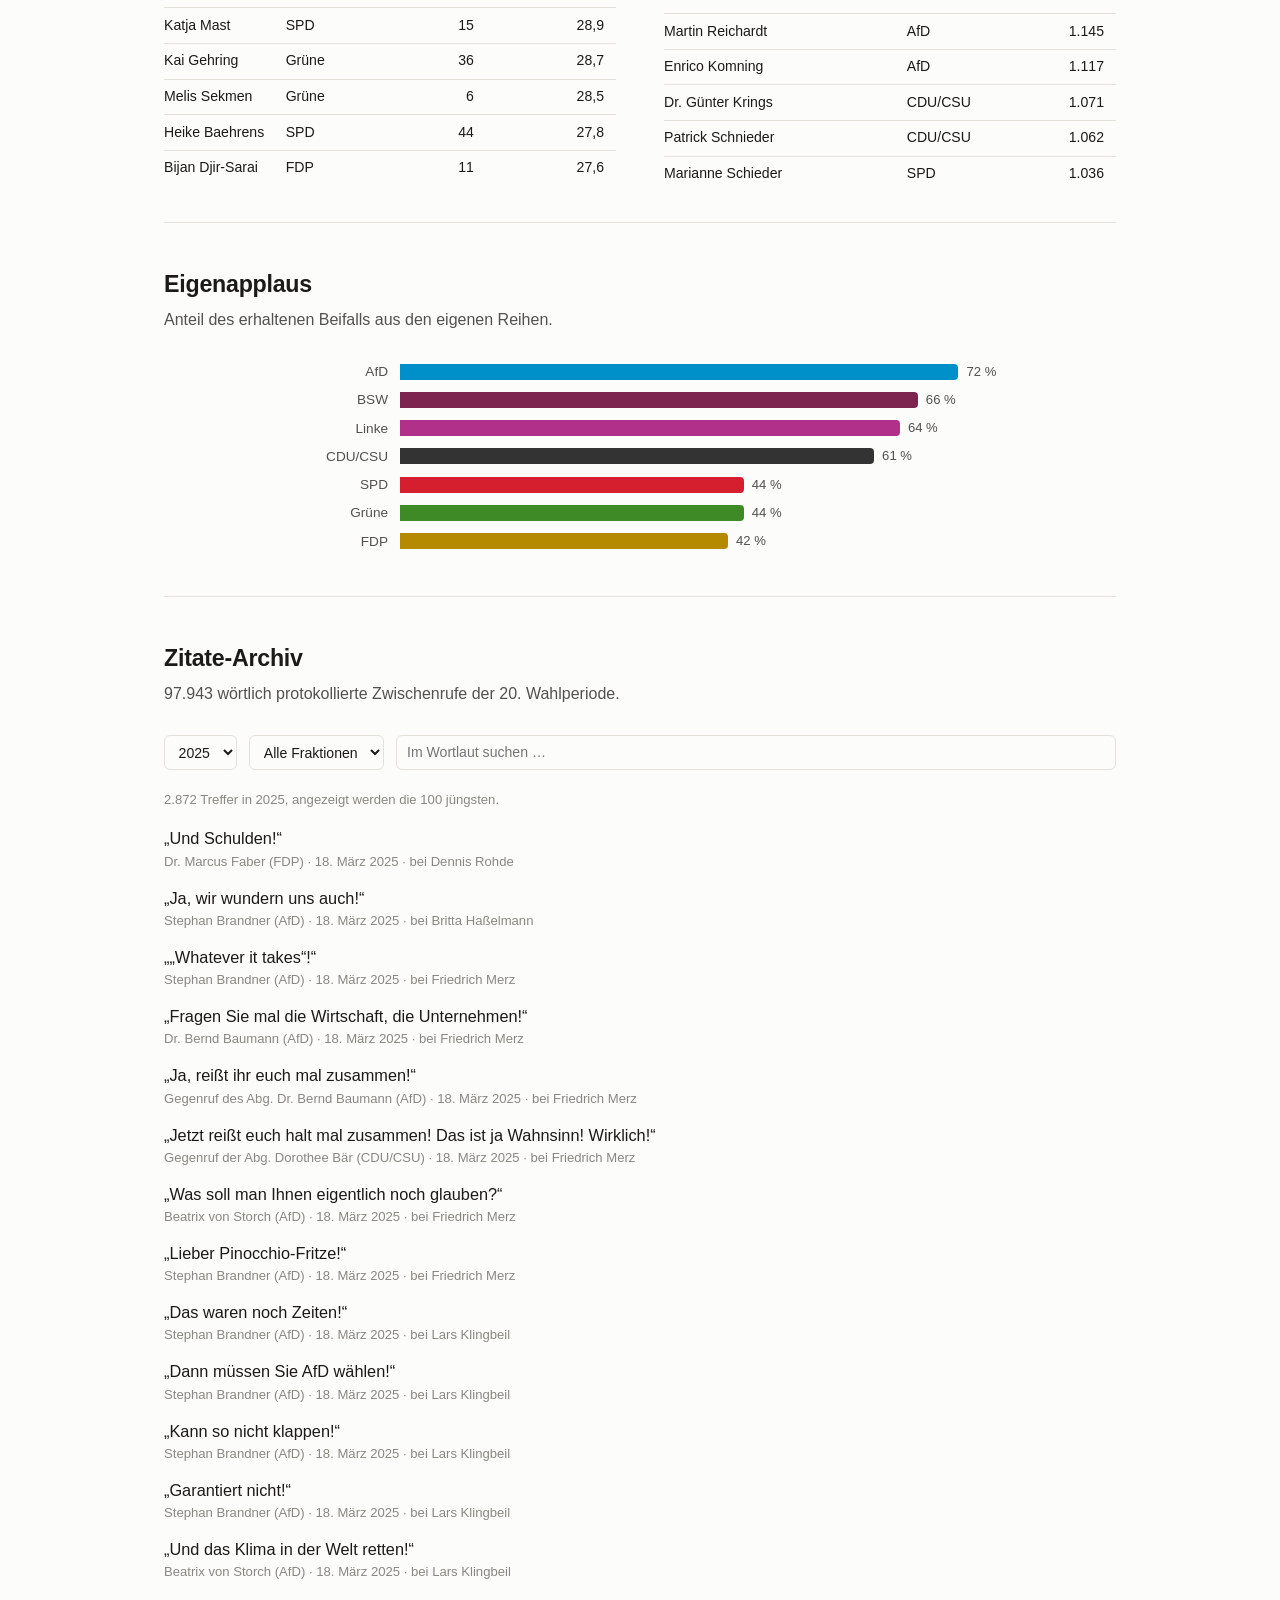
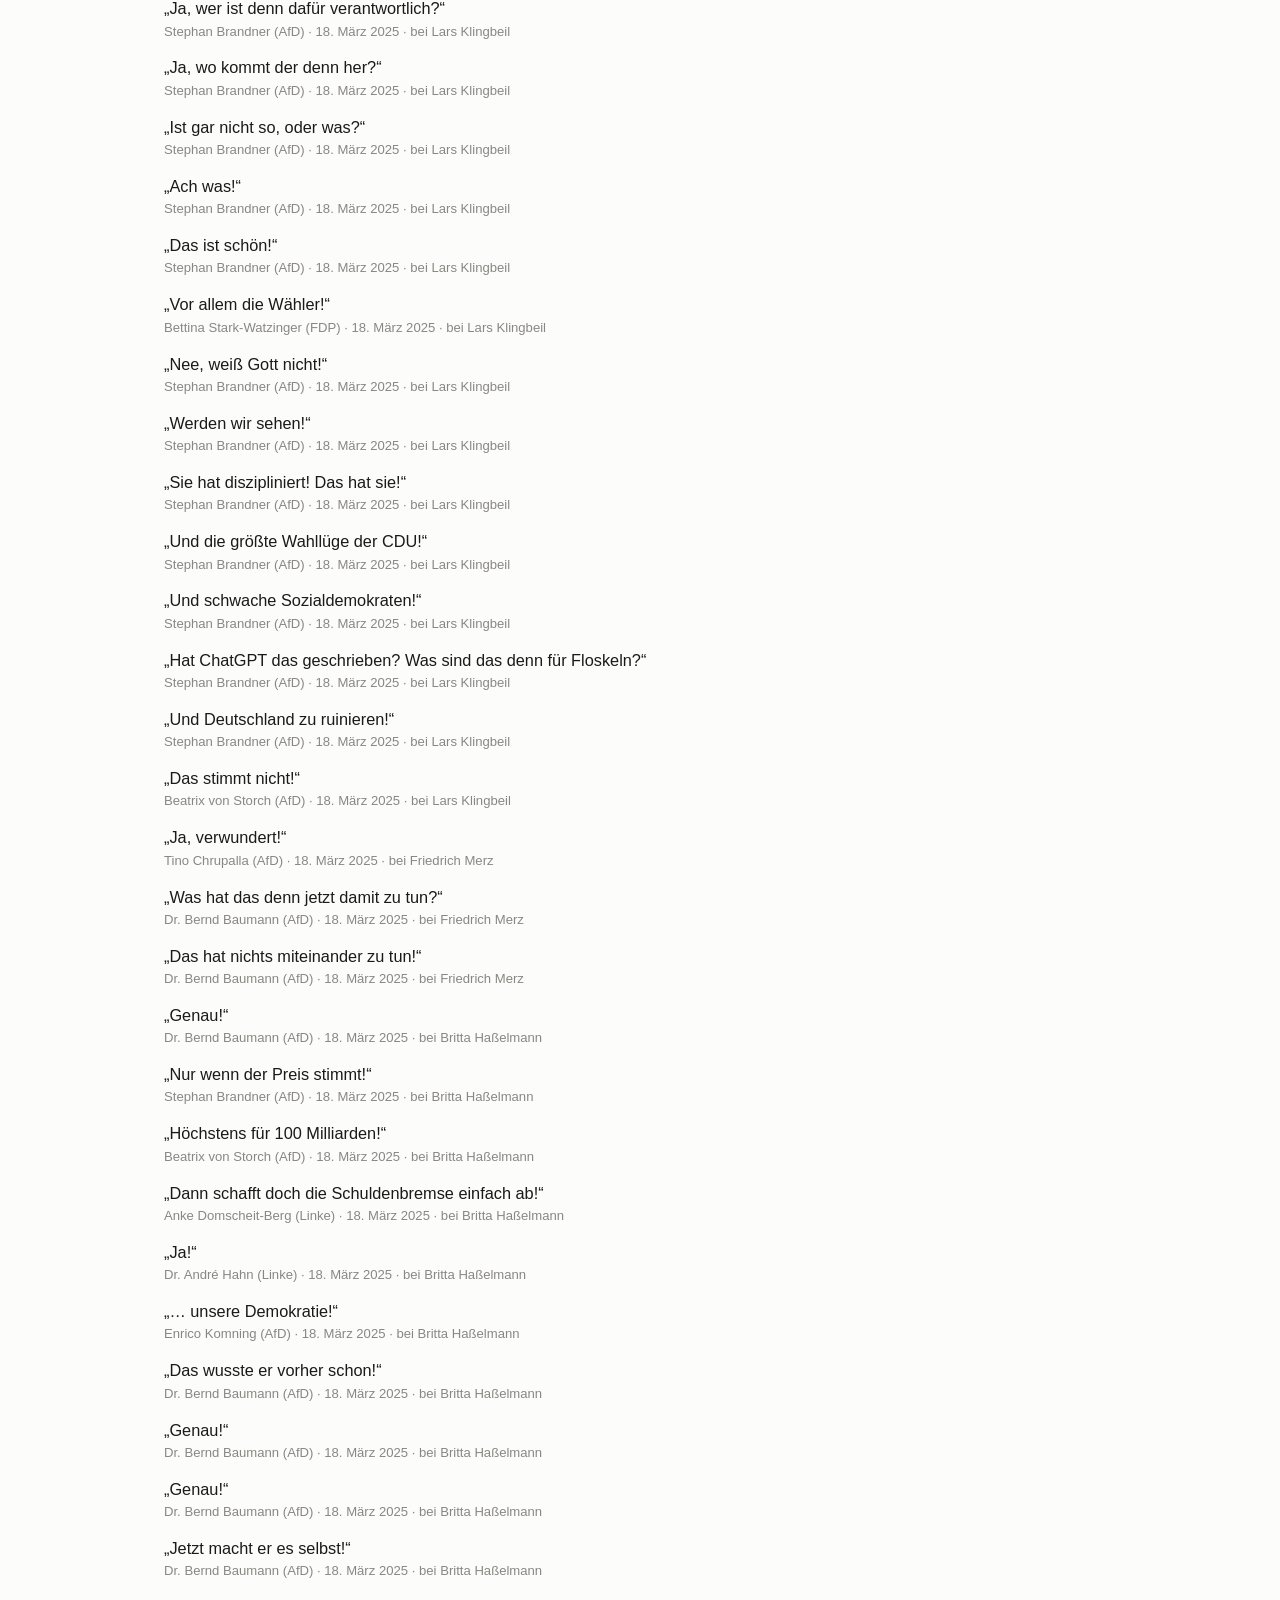
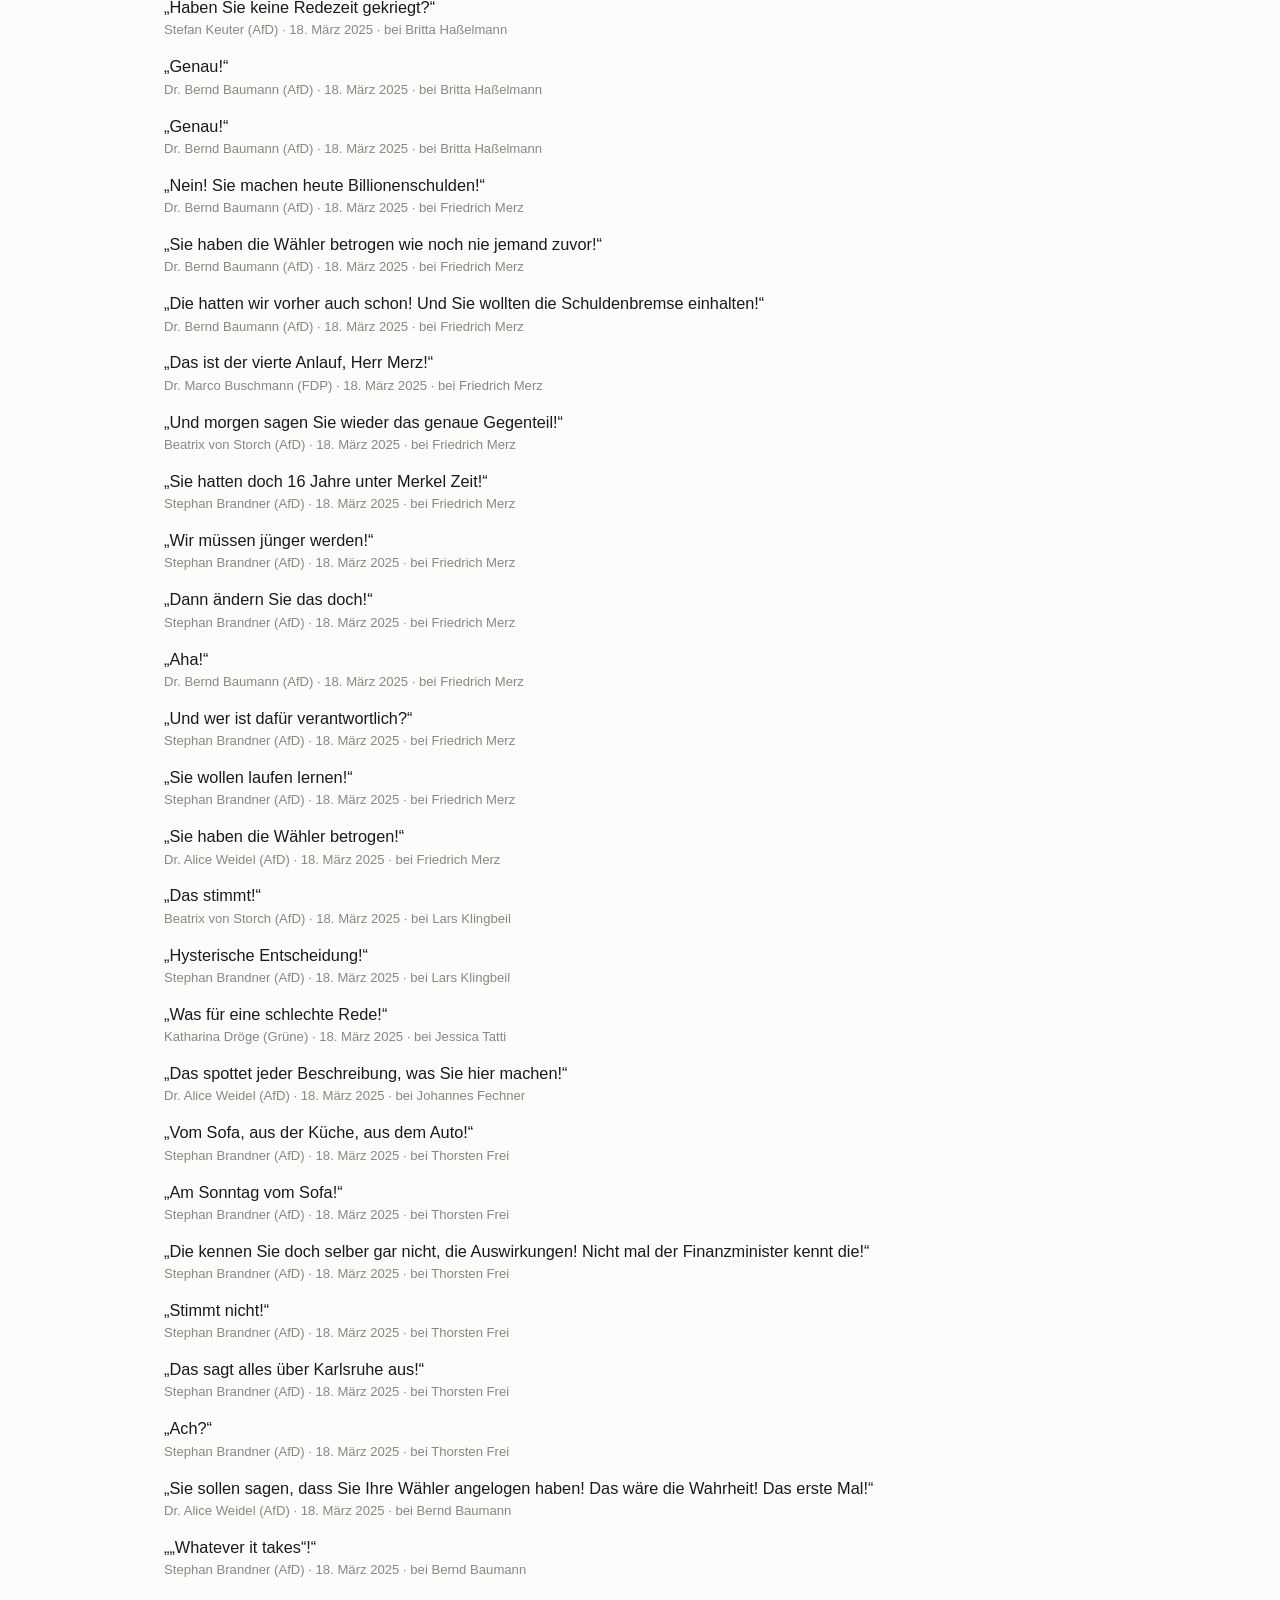
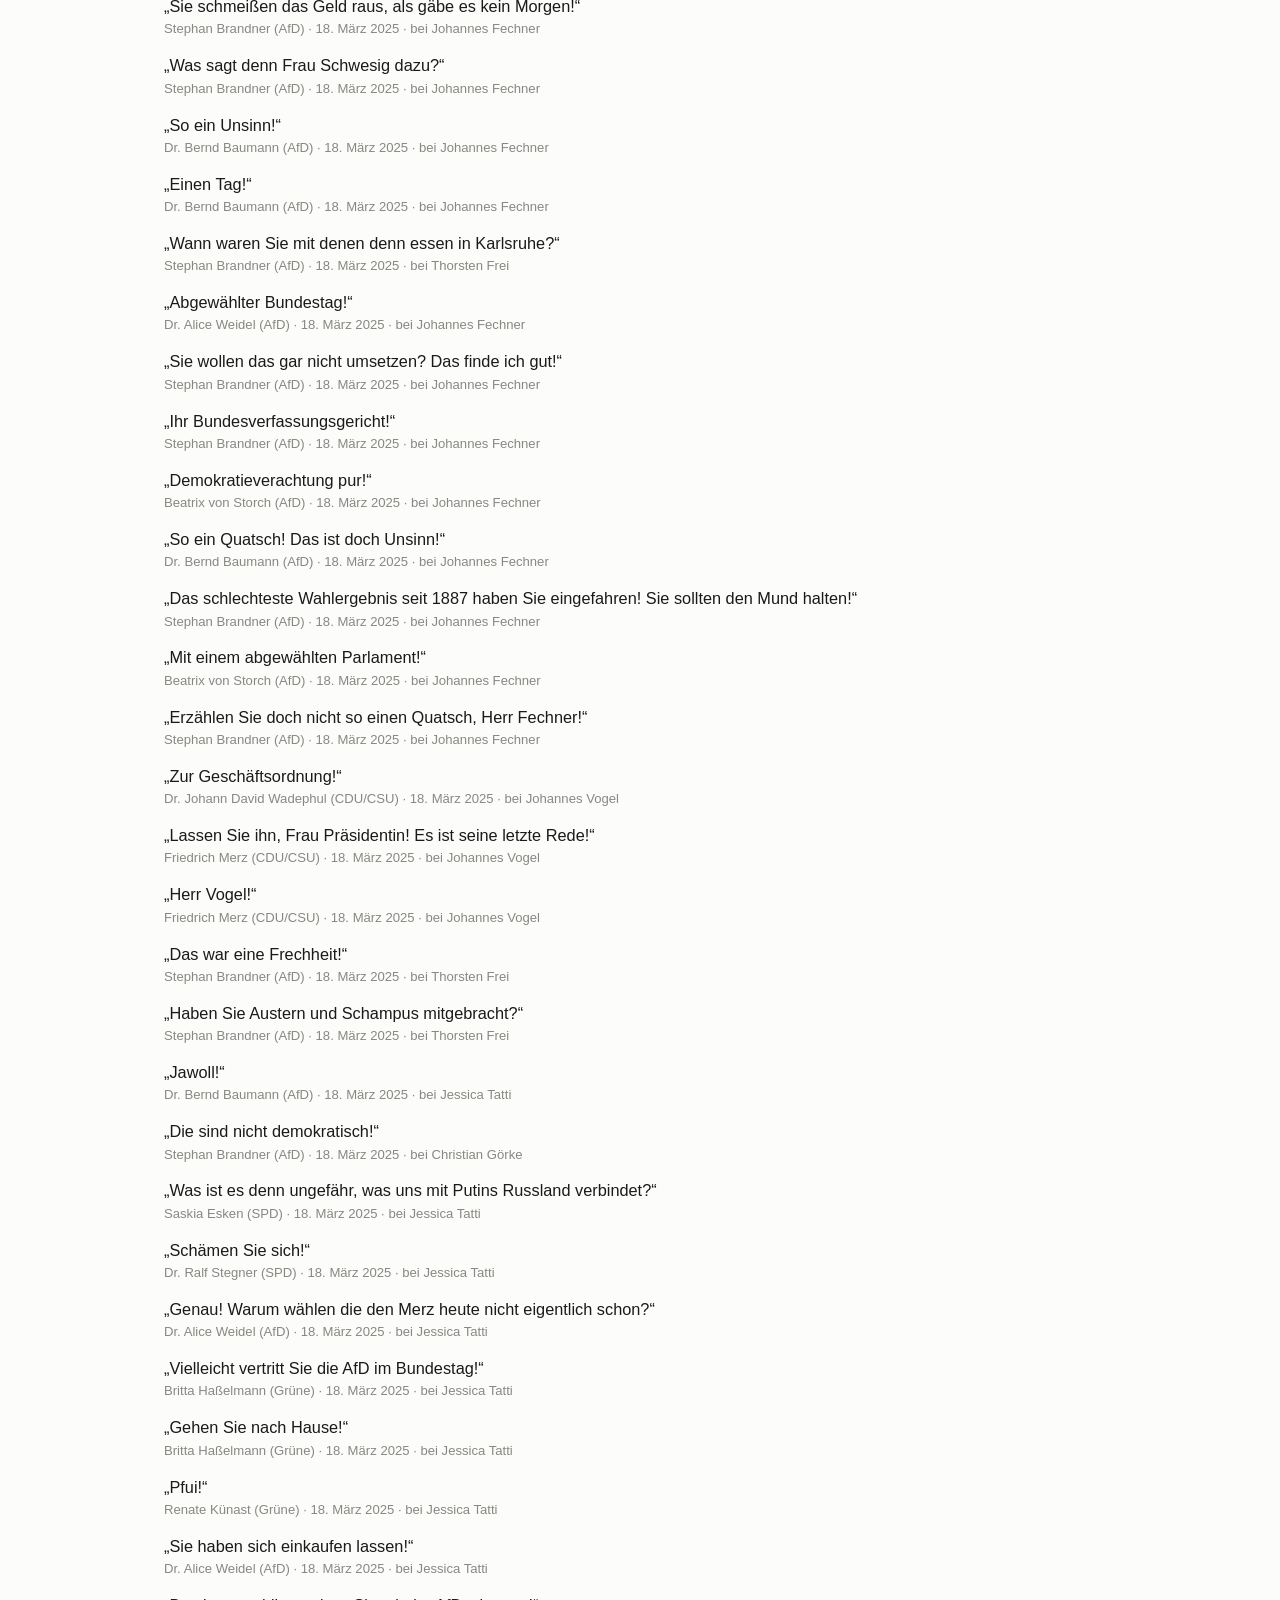
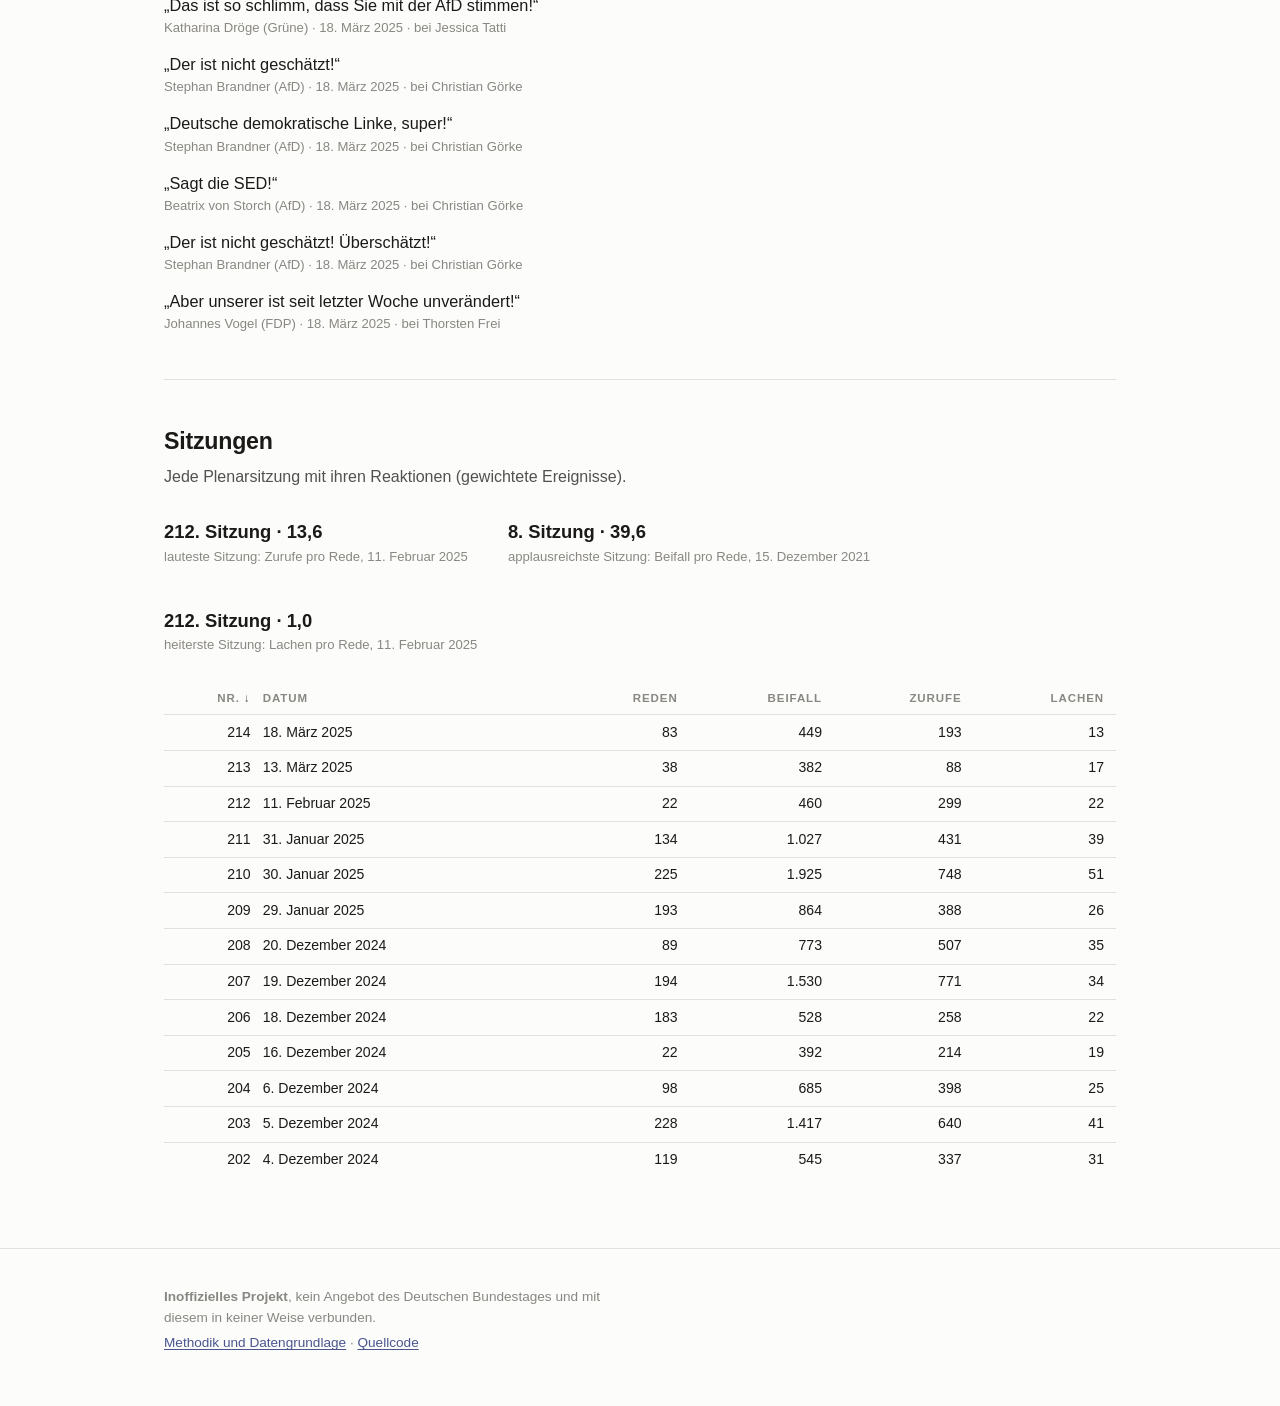
<file: site/wp/20/index.html>
<!doctype html>
<html lang="de">
<head>
<meta charset="utf-8">
<meta name="viewport" content="width=device-width, initial-scale=1">
<title>Wahlperiode 20 im Detail · bundestagsdaten.de</title>
<meta name="description" content="Beifall, Zwischenrufe und Zitate der 20. Wahlperiode des Deutschen Bundestages im Detail: Matrizen, Verlauf, Personen und Sitzungen.">
<meta property="og:title" content="Wahlperiode 20 im Detail">
<meta property="og:description" content="Beifall, Zwischenrufe und Zitate der 20. Wahlperiode des Deutschen Bundestages im Detail.">
<meta property="og:type" content="website">
<meta property="og:image" content="https://bundestagsdaten.de/img/og.png">
<meta property="og:image:width" content="1200">
<meta property="og:image:height" content="630">
<meta property="og:image:alt" content="bundestagsdaten.de — Beifall, Zurufe, Lachen im Bundestag">
<meta property="og:site_name" content="bundestagsdaten.de">
<meta name="twitter:card" content="summary_large_image">
<meta name="twitter:title" content="Wahlperiode 20 im Detail">
<meta name="twitter:description" content="Beifall, Zwischenrufe und Zitate der 20. Wahlperiode des Deutschen Bundestages.">
<meta name="twitter:image" content="https://bundestagsdaten.de/img/og.png">
<link rel="icon" type="image/svg+xml" href="data:image/svg+xml,%3Csvg xmlns='http://www.w3.org/2000/svg' viewBox='0 0 16 16'%3E%3Crect width='16' height='16' rx='3' fill='%234a5590'/%3E%3Ctext x='8' y='12' font-family='sans-serif' font-size='11' font-weight='700' fill='%23fcfcfb' text-anchor='middle'%3EB%3C/text%3E%3C/svg%3E">
<link rel="icon" type="image/png" sizes="32x32" href="../../img/favicon-32.png">
<link rel="icon" type="image/png" sizes="16x16" href="../../img/favicon-16.png">
<link rel="apple-touch-icon" sizes="180x180" href="../../img/apple-touch-icon.png">
<link rel="image_src" href="../../img/og.png">
<link rel="manifest" href="../../site.webmanifest">
<link rel="stylesheet" href="../../style.css">
<script defer data-domain="bundestagsdaten.de" src="https://nsa.janschill.de/js/script.js"></script>
</head>
<body data-wp="20">

<header class="site-header">
  <div class="shell">
    <a class="wordmark" href="../../">bundestagsdaten<span class="tld">.de</span></a>
    <span class="unofficial">Inoffizielles Datenprojekt, kein Angebot des Deutschen Bundestages</span>
  </div>
</header>

<main class="shell">

  <div class="hero">
    <p class="eyebrow" id="hero-eyebrow">20. Wahlperiode</p>
    <h1>Wahlperiode 20 im Detail</h1>
    <p class="lede">
      Alle Auswertungen dieser Wahlperiode: die Reaktions-Matrizen, ihr Verlauf
      über die Quartale, vollständige Personenlisten, das Zitate-Archiv und
      jede einzelne Sitzung. <a href="../../">Zurück zum Überblick.</a>
    </p>
    <div class="stats" id="stats" hidden>
      <div class="stat"><div class="value" id="stat-sitzungen"></div><div class="label">Sitzungen</div></div>
      <div class="stat"><div class="value" id="stat-reden"></div><div class="label">Reden</div></div>
      <div class="stat"><div class="value" id="stat-ereignisse"></div><div class="label">protokollierte Reaktionen</div></div>
    </div>
  </div>

  <section aria-labelledby="beifall-h">
    <h2 id="beifall-h">Die Beifall-Matrix</h2>
    <p class="section-sub">Gewichtete Beifall-Ereignisse je 1.000 Wörter Redetext: wer applaudiert wem.</p>
    <div class="matrix-wrap">
      <div class="matrix" id="matrix-beifall" aria-label="Beifall-Matrix"></div>
      <p class="axis-hint">Zeile: Fraktion am Rednerpult · Spalte: applaudierende Fraktion · Ereignisse je 1.000 Wörter · dunkler = mehr</p>
    </div>
    <p class="reading" id="reading-beifall" aria-live="polite"></p>
  </section>

  <section aria-labelledby="zurufe-h">
    <h2 id="zurufe-h">Die Zuruf-Matrix</h2>
    <p class="section-sub">Protokollierte Zurufe und Zwischenrufe je 1.000 Wörter: wer ruft bei wem dazwischen. Zurufe sind mehrdeutig, von Empörung bis Zustimmung.</p>
    <div class="matrix-wrap">
      <div class="matrix" id="matrix-zuruf" aria-label="Zuruf-Matrix"></div>
      <p class="axis-hint">Zeile: Fraktion am Rednerpult · Spalte: rufende Fraktion · Ereignisse je 1.000 Wörter · dunkler = mehr</p>
    </div>
    <p class="reading" id="reading-zuruf" aria-live="polite"></p>
  </section>

  <section aria-labelledby="verlauf-h">
    <h2 id="verlauf-h">Verlauf</h2>
    <p class="section-sub">Monatsweise innerhalb der Wahlperiode.</p>
    <div class="trend">
      <h3>Fraktionsübergreifender Beifall</h3>
      <p class="note">Anteil des zugeordneten Beifalls über Fraktionsgrenzen hinweg.</p>
      <div class="chart" id="chart-fremd"></div>
    </div>
    <div class="trend">
      <h3>Reaktionen pro Rede</h3>
      <p class="note">Gewichtete Ereignisse pro Rede: Beifall, Zurufe sowie Lachen und Heiterkeit.</p>
      <div class="chart" id="chart-reaktionen"></div>
    </div>
    <div class="trend">
      <h3>Wer beklatscht wen</h3>
      <p class="note">
        Beifall je 1.000 Wörter für Reden der ausgewählten Fraktion, monatlich
        und nach applaudierender Fraktion. Die Lücke zwischen eigener Linie
        und allen anderen zeigt Eigenapplaus, Koalitionsnähe und Ausgrenzung.
      </p>
      <fieldset class="wp-switch" id="dyade-select">
        <legend>Reden von</legend>
      </fieldset>
      <div class="chart" id="chart-dyaden"></div>
    </div>
    <div class="trend">
      <h3>Zurufe nach Fraktion</h3>
      <p class="note">Gewichtete Zurufe aus jeder Fraktion, bezogen auf alle Reden des Monats: wer hält wie viel dazwischen.</p>
      <div class="chart" id="chart-fraktion"></div>
    </div>
  </section>

  <section aria-labelledby="personen-h">
    <h2 id="personen-h">Personen</h2>
    <p class="section-sub">
      Alle Redner:innen mit mindestens fünf Reden und alle namentlich
      protokollierten Zwischenrufer:innen. Spaltenkopf anklicken zum Sortieren.
    </p>
    <div class="columns">
      <div>
        <h3>Beifall je 1.000 Wörter</h3>
        <div class="table-scroll">
          <table class="data-table" id="table-redner"></table>
        </div>
      </div>
      <div>
        <h3>Zwischenrufe</h3>
        <div class="table-scroll">
          <table class="data-table" id="table-zwischenrufer"></table>
        </div>
      </div>
    </div>
  </section>

  <section aria-labelledby="eigen-h">
    <h2 id="eigen-h">Eigenapplaus</h2>
    <p class="section-sub">Anteil des erhaltenen Beifalls aus den eigenen Reihen.</p>
    <dl class="bars" id="bars-eigen"></dl>
  </section>

  <section aria-labelledby="archiv-h">
    <h2 id="archiv-h">Zitate-Archiv</h2>
    <p class="section-sub" id="archiv-sub">Jeder wörtlich protokollierte Zwischenruf der Wahlperiode.</p>
    <div class="filters">
      <select id="archiv-jahr" aria-label="Jahr"></select>
      <select id="archiv-partei" aria-label="Fraktion"></select>
      <input id="archiv-suche" type="search" placeholder="Im Wortlaut suchen …" aria-label="Im Wortlaut suchen">
    </div>
    <p class="filter-count" id="archiv-count"></p>
    <ul class="quote-list" id="archiv-liste"></ul>
  </section>

  <section aria-labelledby="sitzungen-h">
    <h2 id="sitzungen-h">Sitzungen</h2>
    <p class="section-sub">Jede Plenarsitzung mit ihren Reaktionen (gewichtete Ereignisse).</p>
    <div class="highlights" id="sitzung-highlights"></div>
    <div class="table-scroll">
      <table class="data-table" id="table-sitzungen"></table>
    </div>
  </section>

</main>

<footer class="site-footer">
  <div class="shell">
    <p><strong>Inoffizielles Projekt</strong>, kein Angebot des Deutschen Bundestages und mit diesem in keiner Weise verbunden.</p>
    <p><a href="../../#methodik-h">Methodik und Datengrundlage</a> · <a href="https://github.com/janschill/bundestagdaten">Quellcode</a></p>
  </div>
</footer>

<div class="tooltip" id="tooltip" role="status"></div>
<noscript><p class="shell note">Diese Seite benötigt JavaScript, um die Auswertungen darzustellen.</p></noscript>
<script type="module" src="../../wp-app.js"></script>

</body>
</html>
</file>
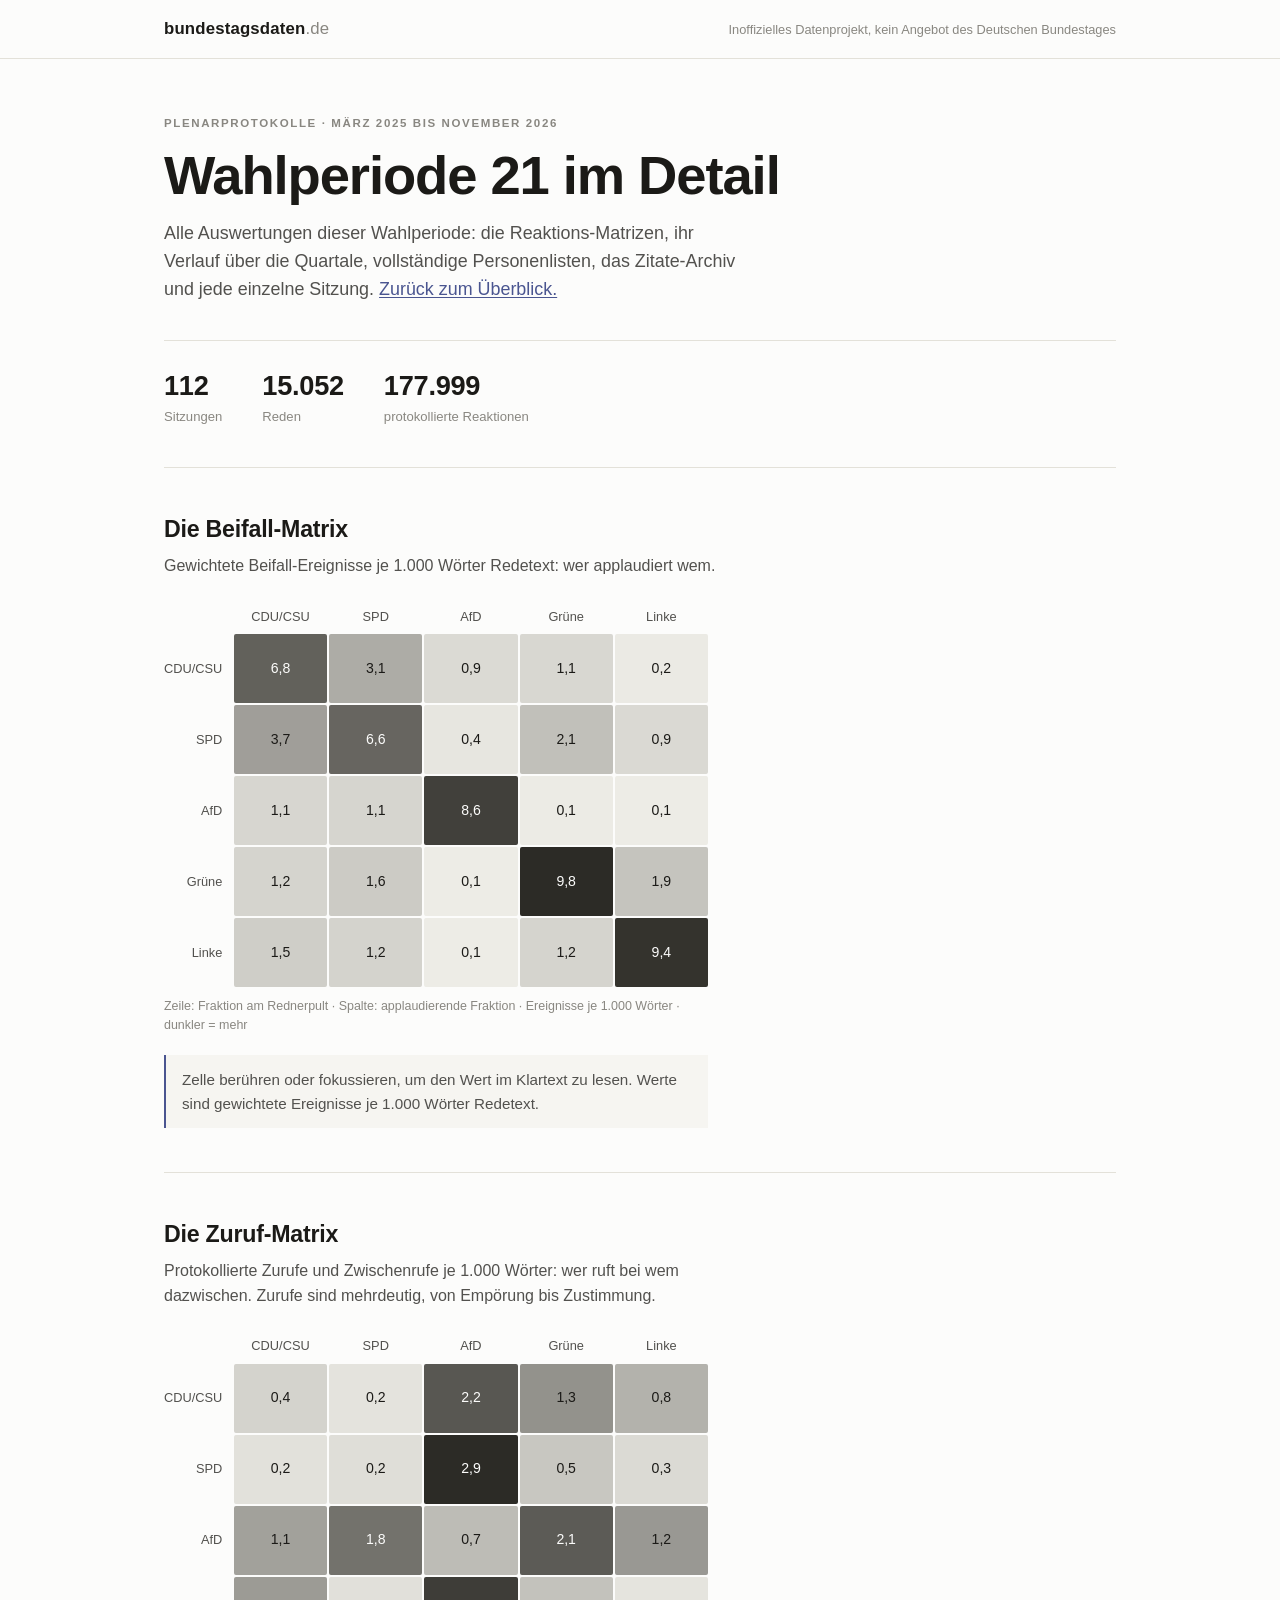
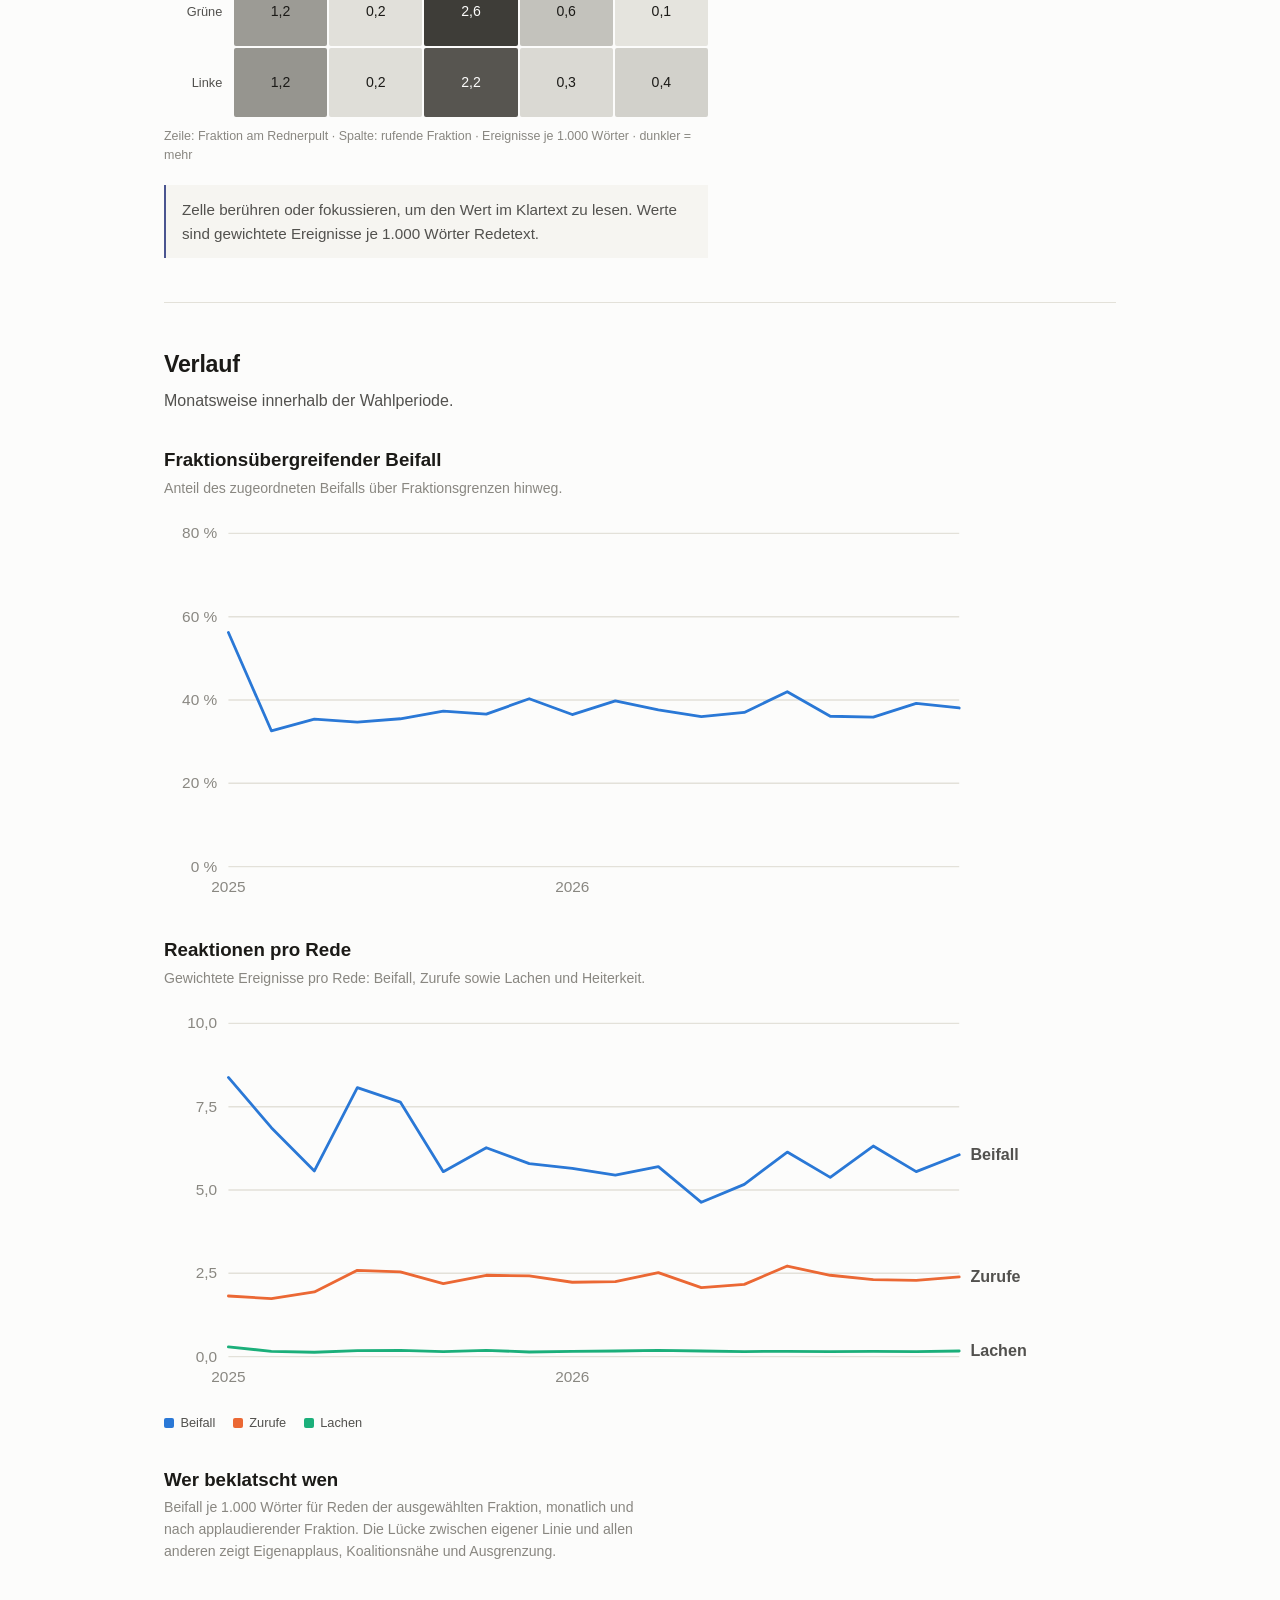
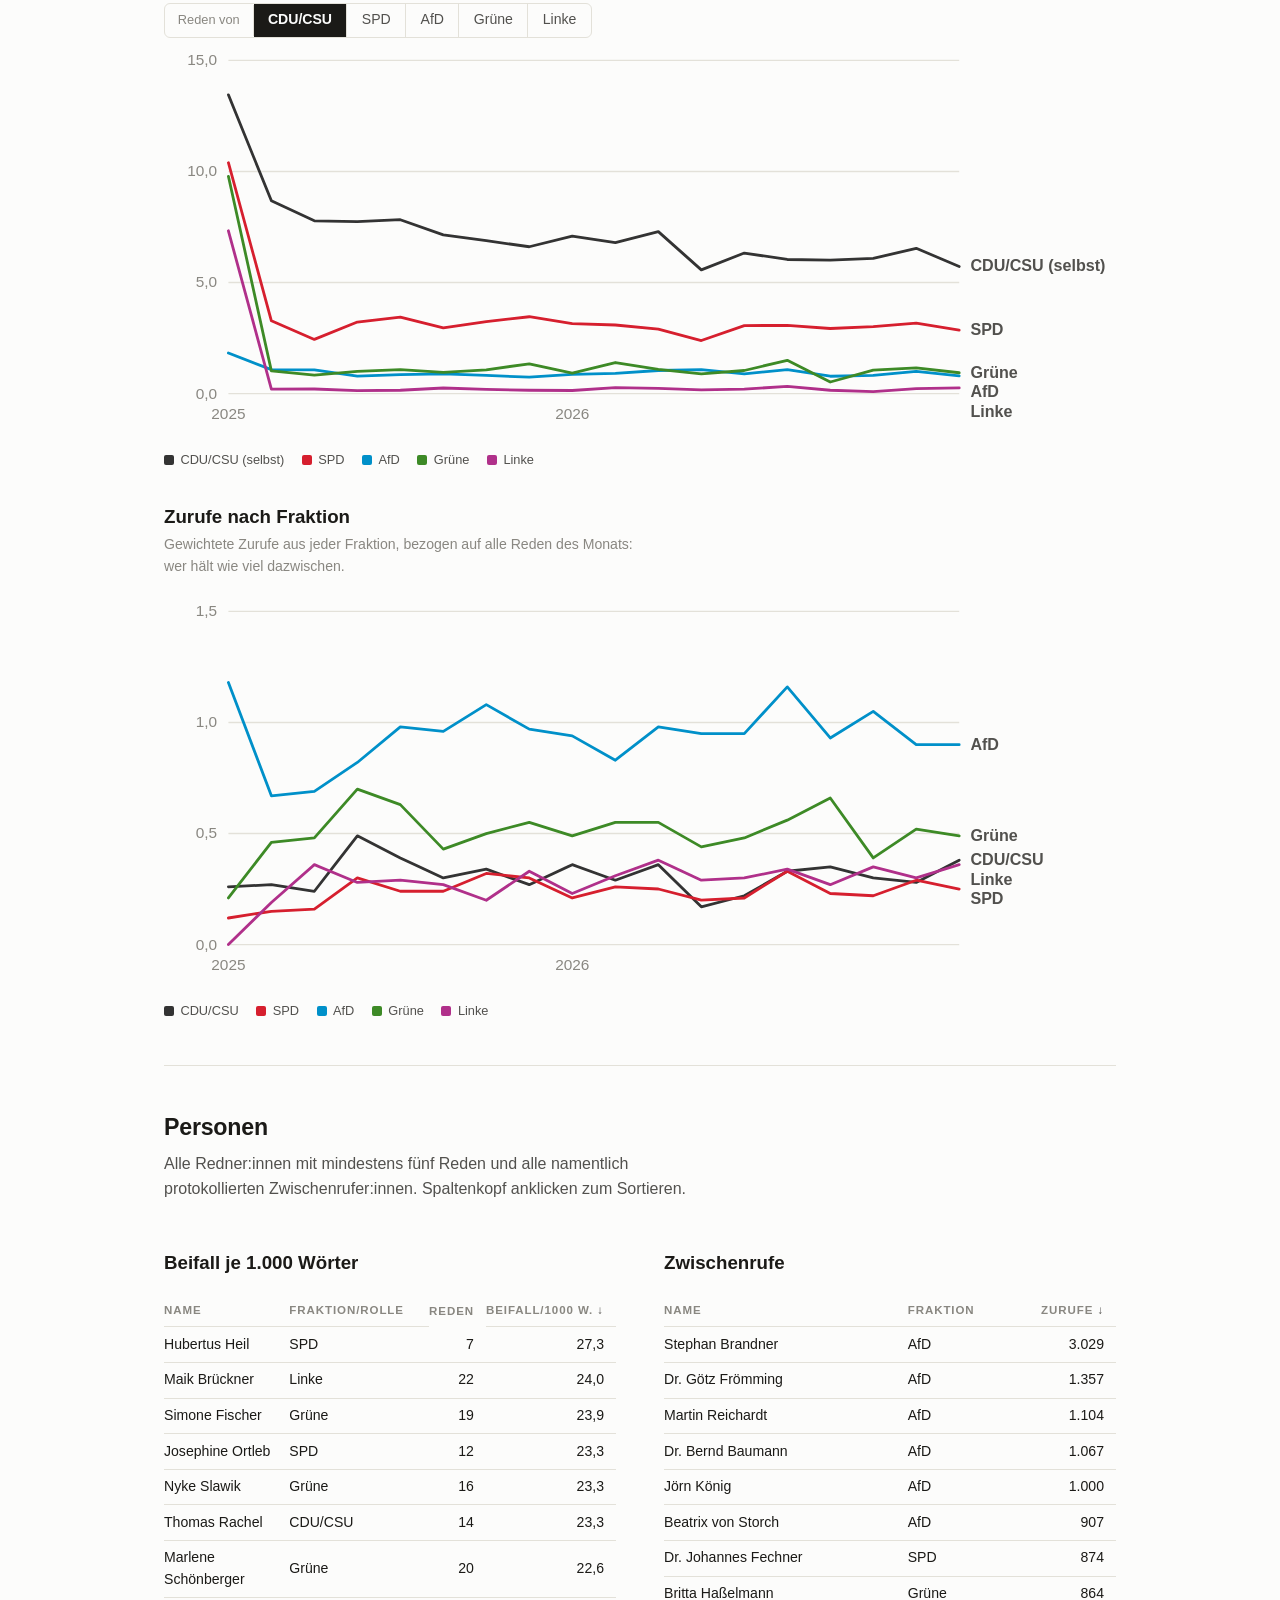
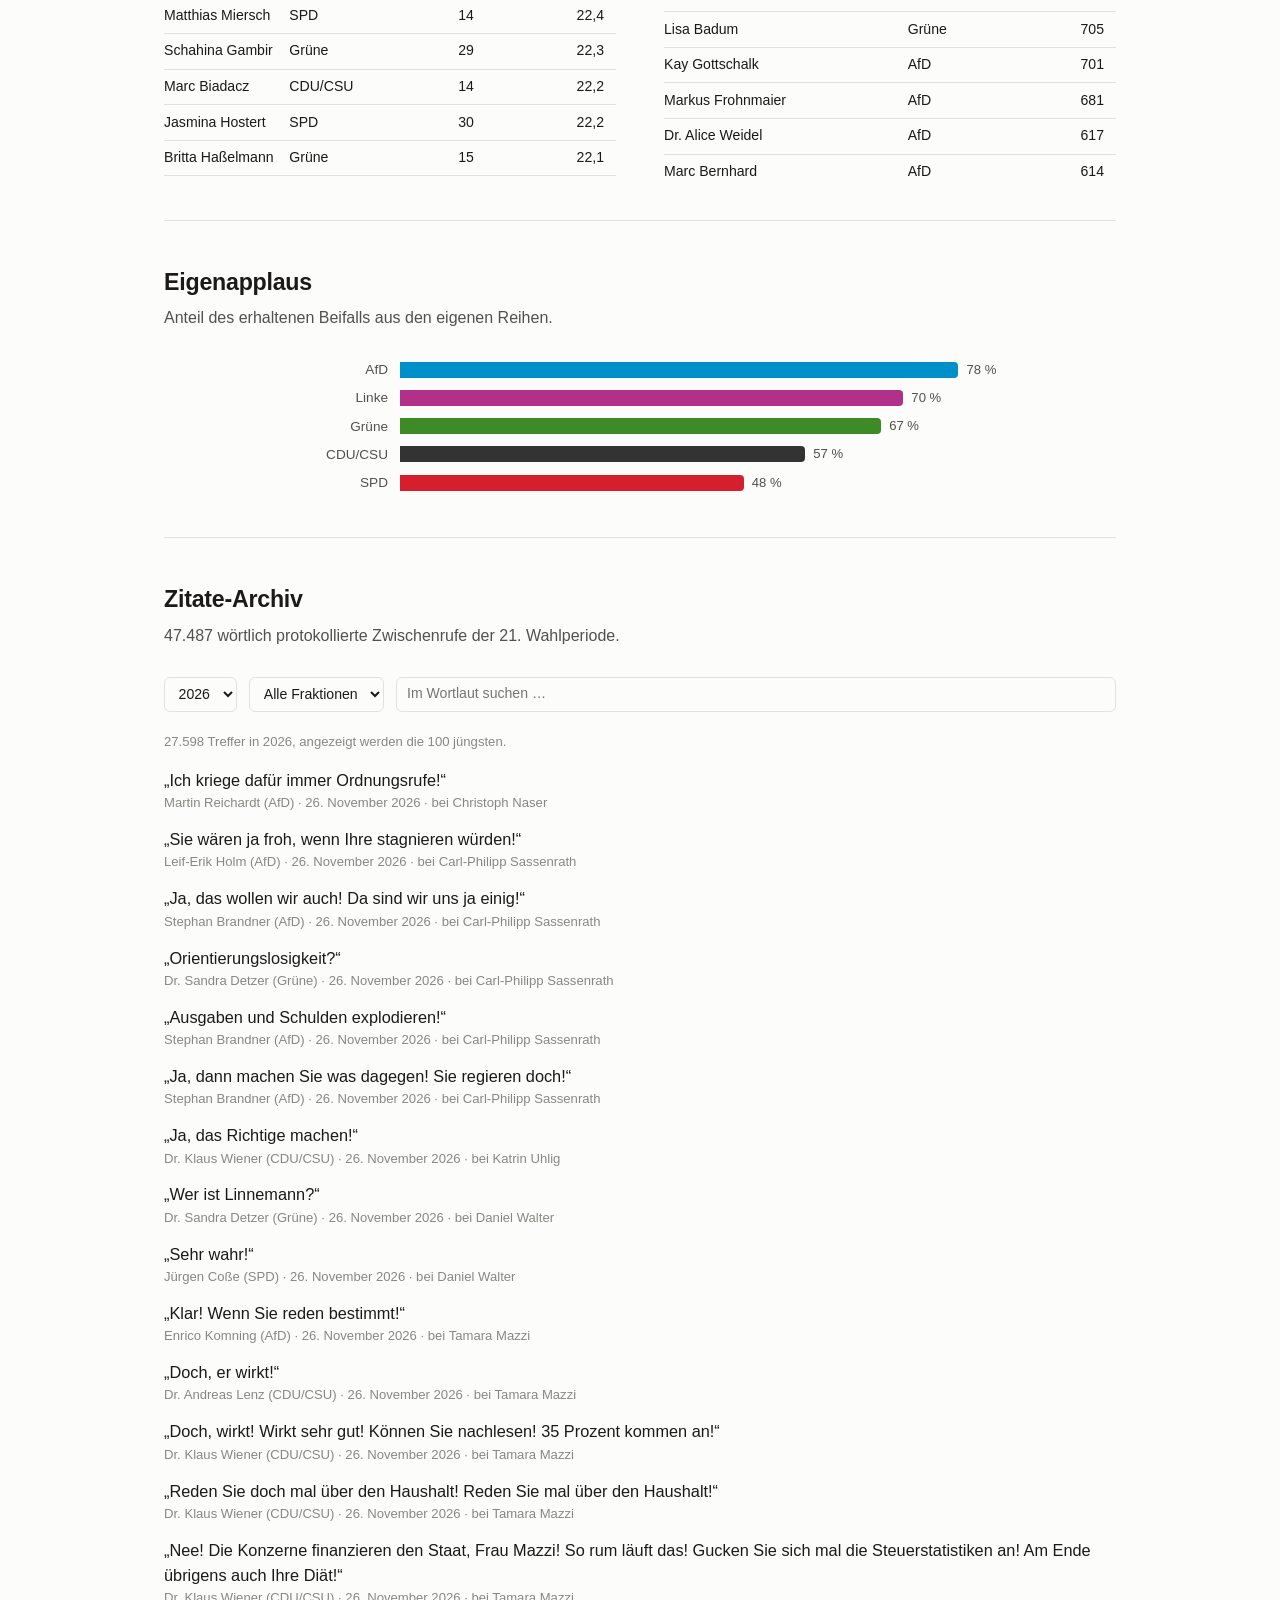
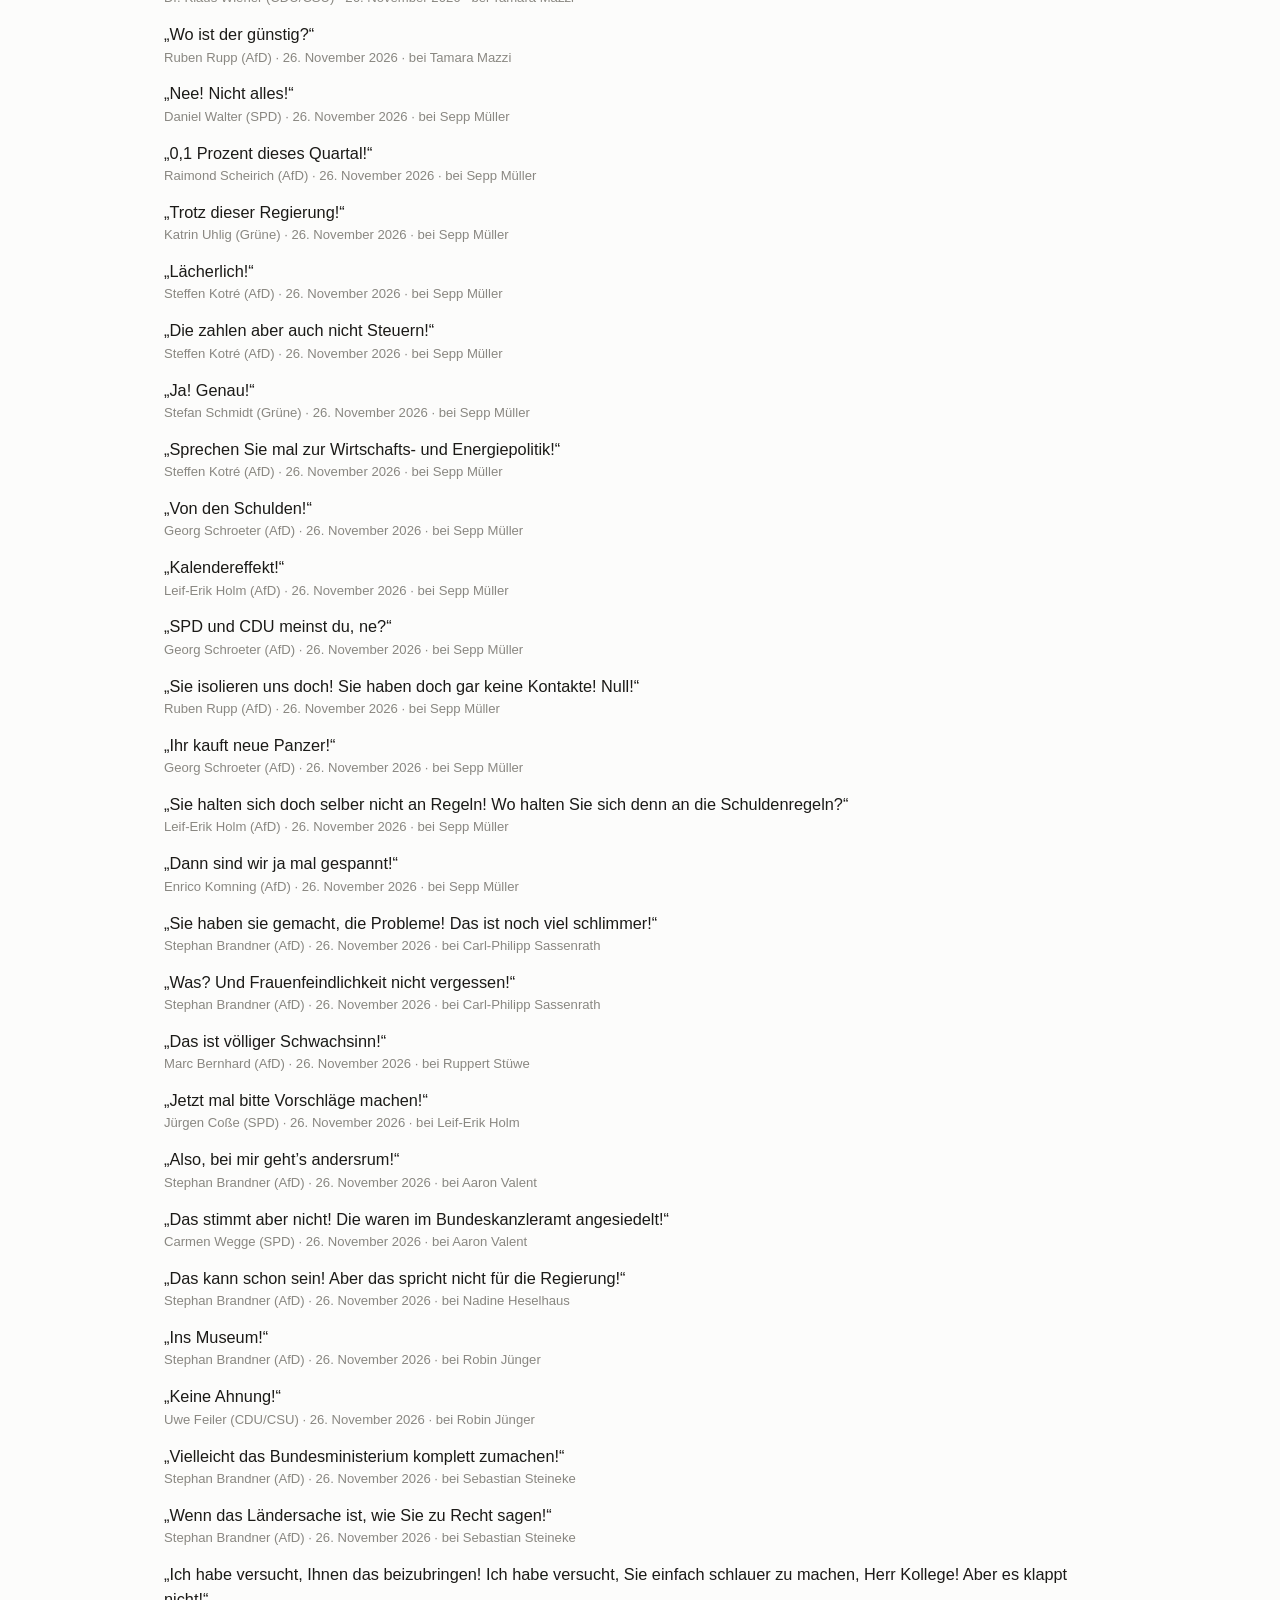
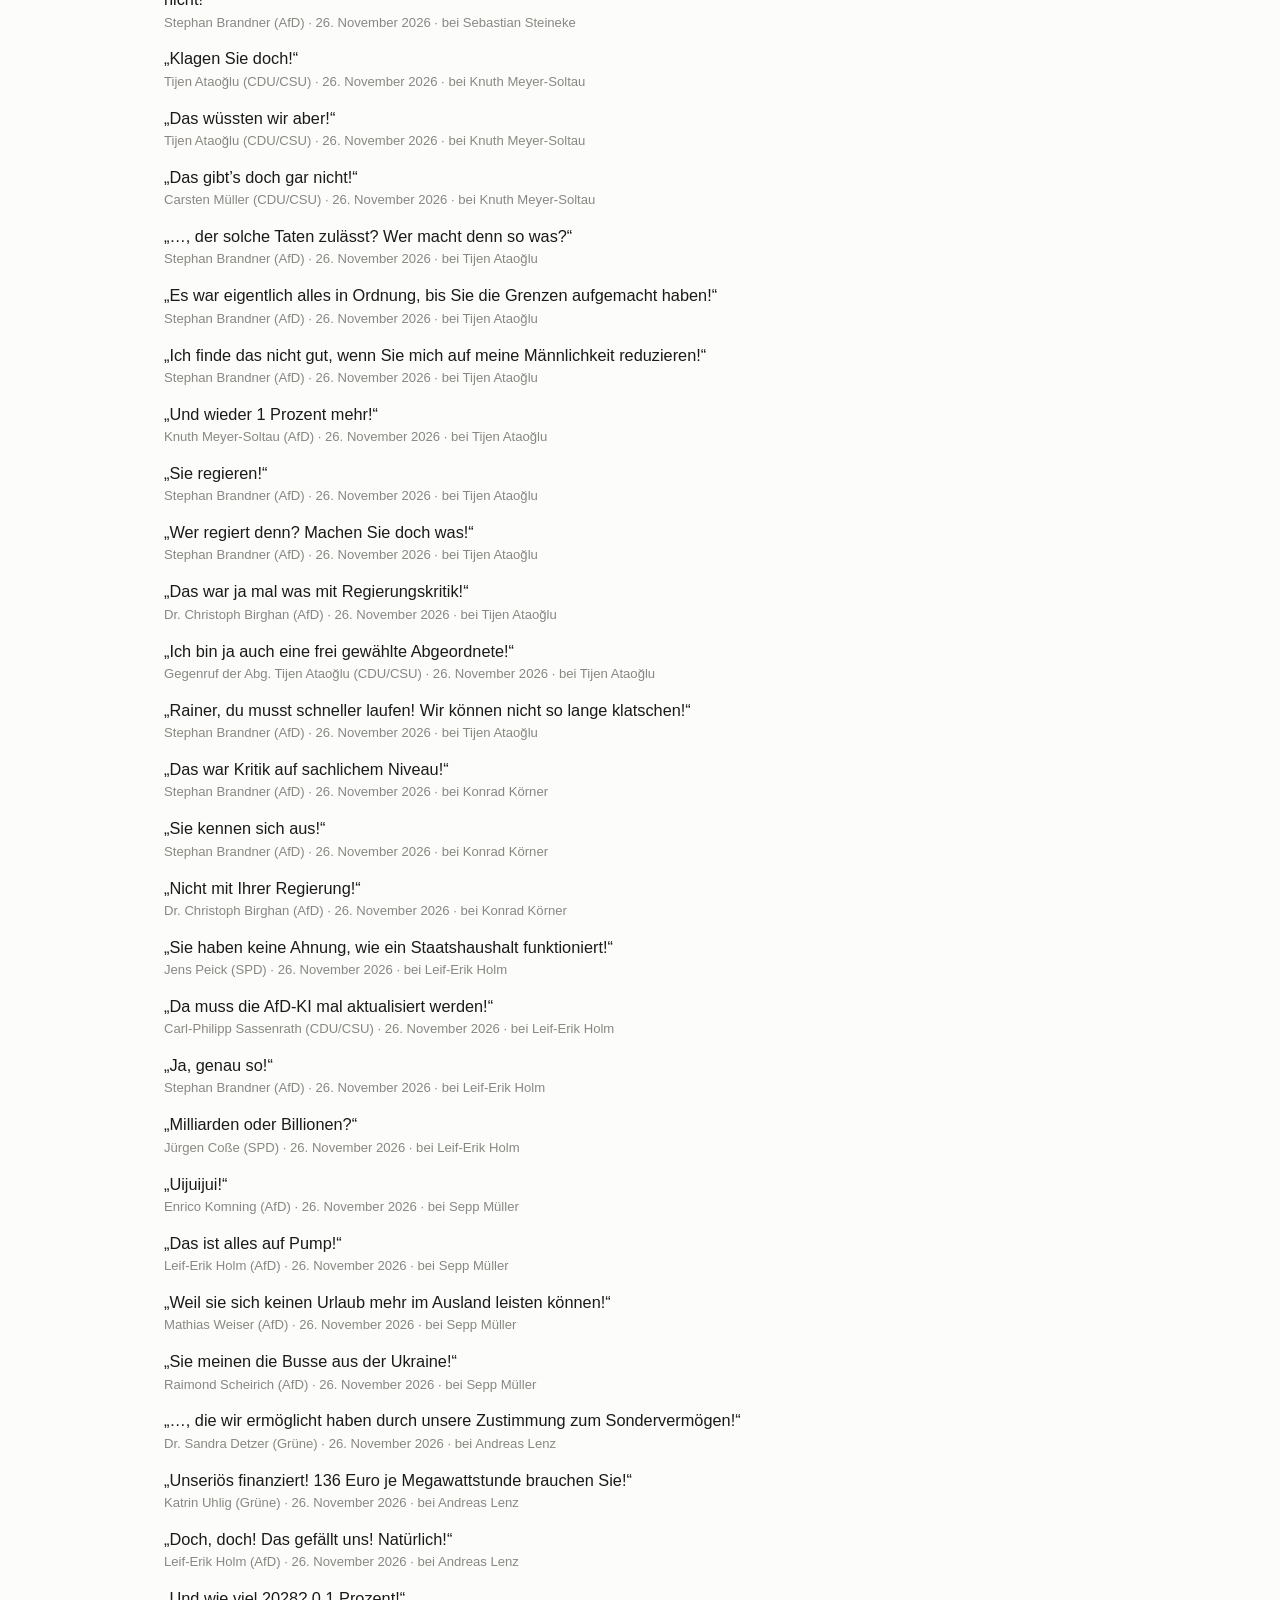
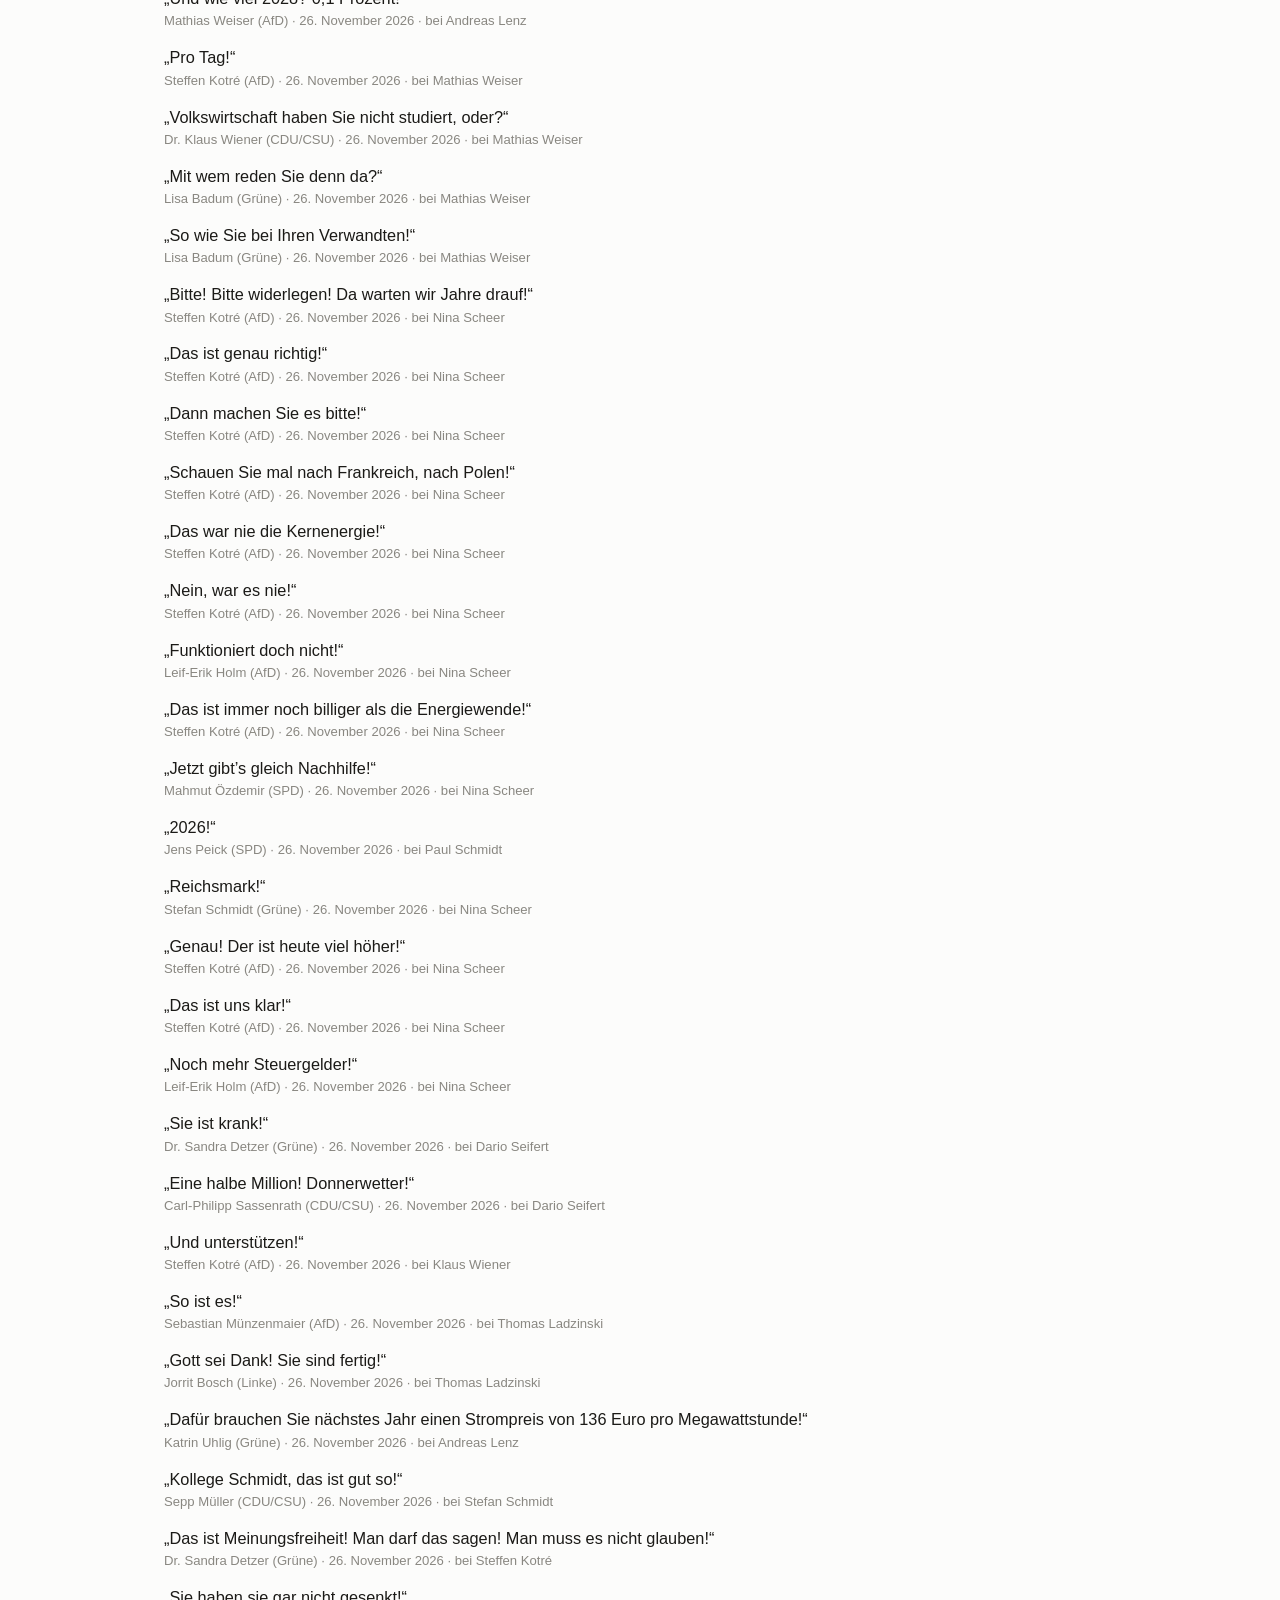
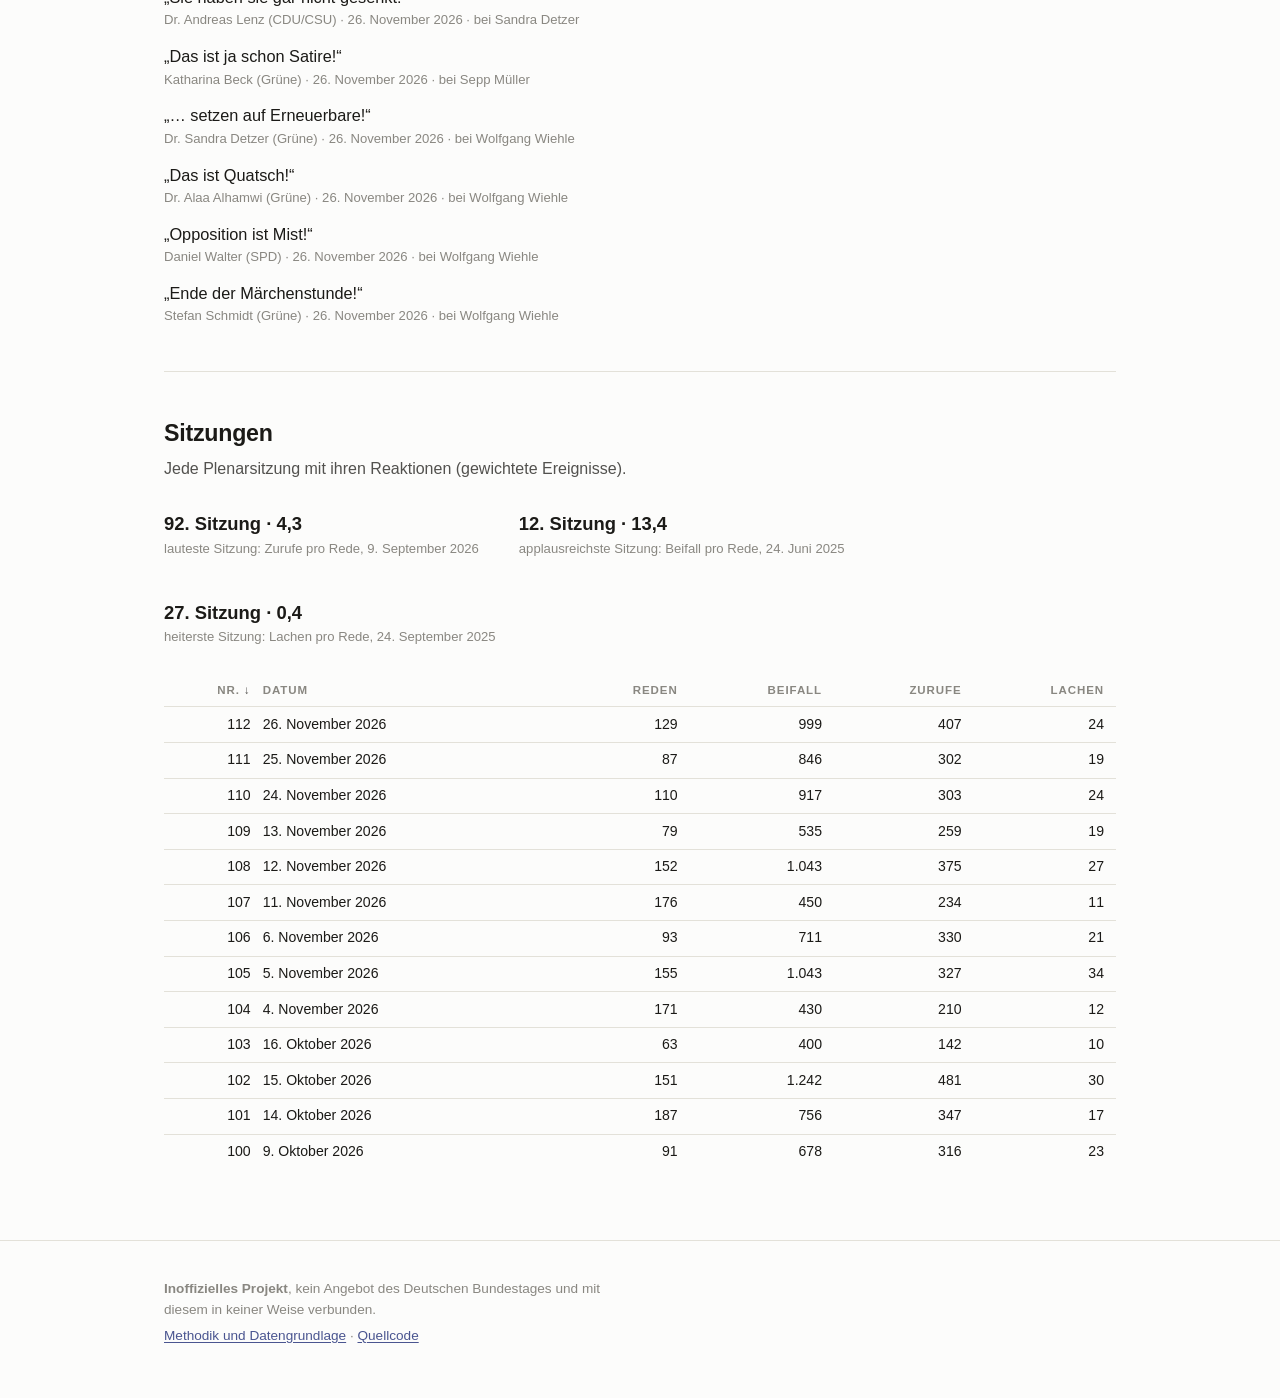
<file: site/wp/21/index.html>
<!doctype html>
<html lang="de">
<head>
<meta charset="utf-8">
<meta name="viewport" content="width=device-width, initial-scale=1">
<title>Wahlperiode 21 im Detail · bundestagsdaten.de</title>
<meta name="description" content="Beifall, Zwischenrufe und Zitate der 21. Wahlperiode des Deutschen Bundestages im Detail: Matrizen, Verlauf, Personen und Sitzungen.">
<meta property="og:title" content="Wahlperiode 21 im Detail">
<meta property="og:description" content="Beifall, Zwischenrufe und Zitate der 21. Wahlperiode des Deutschen Bundestages im Detail.">
<meta property="og:type" content="website">
<meta property="og:image" content="https://bundestagsdaten.de/img/og.png">
<meta property="og:image:width" content="1200">
<meta property="og:image:height" content="630">
<meta property="og:image:alt" content="bundestagsdaten.de — Beifall, Zurufe, Lachen im Bundestag">
<meta property="og:site_name" content="bundestagsdaten.de">
<meta name="twitter:card" content="summary_large_image">
<meta name="twitter:title" content="Wahlperiode 21 im Detail">
<meta name="twitter:description" content="Beifall, Zwischenrufe und Zitate der 21. Wahlperiode des Deutschen Bundestages.">
<meta name="twitter:image" content="https://bundestagsdaten.de/img/og.png">
<link rel="icon" type="image/svg+xml" href="data:image/svg+xml,%3Csvg xmlns='http://www.w3.org/2000/svg' viewBox='0 0 16 16'%3E%3Crect width='16' height='16' rx='3' fill='%234a5590'/%3E%3Ctext x='8' y='12' font-family='sans-serif' font-size='11' font-weight='700' fill='%23fcfcfb' text-anchor='middle'%3EB%3C/text%3E%3C/svg%3E">
<link rel="icon" type="image/png" sizes="32x32" href="../../img/favicon-32.png">
<link rel="icon" type="image/png" sizes="16x16" href="../../img/favicon-16.png">
<link rel="apple-touch-icon" sizes="180x180" href="../../img/apple-touch-icon.png">
<link rel="image_src" href="../../img/og.png">
<link rel="manifest" href="../../site.webmanifest">
<link rel="stylesheet" href="../../style.css">
<script defer data-domain="bundestagsdaten.de" src="https://nsa.janschill.de/js/script.js"></script>
</head>
<body data-wp="21">

<header class="site-header">
  <div class="shell">
    <a class="wordmark" href="../../">bundestagsdaten<span class="tld">.de</span></a>
    <span class="unofficial">Inoffizielles Datenprojekt, kein Angebot des Deutschen Bundestages</span>
  </div>
</header>

<main class="shell">

  <div class="hero">
    <p class="eyebrow" id="hero-eyebrow">21. Wahlperiode</p>
    <h1>Wahlperiode 21 im Detail</h1>
    <p class="lede">
      Alle Auswertungen dieser Wahlperiode: die Reaktions-Matrizen, ihr Verlauf
      über die Quartale, vollständige Personenlisten, das Zitate-Archiv und
      jede einzelne Sitzung. <a href="../../">Zurück zum Überblick.</a>
    </p>
    <div class="stats" id="stats" hidden>
      <div class="stat"><div class="value" id="stat-sitzungen"></div><div class="label">Sitzungen</div></div>
      <div class="stat"><div class="value" id="stat-reden"></div><div class="label">Reden</div></div>
      <div class="stat"><div class="value" id="stat-ereignisse"></div><div class="label">protokollierte Reaktionen</div></div>
    </div>
  </div>

  <section aria-labelledby="beifall-h">
    <h2 id="beifall-h">Die Beifall-Matrix</h2>
    <p class="section-sub">Gewichtete Beifall-Ereignisse je 1.000 Wörter Redetext: wer applaudiert wem.</p>
    <div class="matrix-wrap">
      <div class="matrix" id="matrix-beifall" aria-label="Beifall-Matrix"></div>
      <p class="axis-hint">Zeile: Fraktion am Rednerpult · Spalte: applaudierende Fraktion · Ereignisse je 1.000 Wörter · dunkler = mehr</p>
    </div>
    <p class="reading" id="reading-beifall" aria-live="polite"></p>
  </section>

  <section aria-labelledby="zurufe-h">
    <h2 id="zurufe-h">Die Zuruf-Matrix</h2>
    <p class="section-sub">Protokollierte Zurufe und Zwischenrufe je 1.000 Wörter: wer ruft bei wem dazwischen. Zurufe sind mehrdeutig, von Empörung bis Zustimmung.</p>
    <div class="matrix-wrap">
      <div class="matrix" id="matrix-zuruf" aria-label="Zuruf-Matrix"></div>
      <p class="axis-hint">Zeile: Fraktion am Rednerpult · Spalte: rufende Fraktion · Ereignisse je 1.000 Wörter · dunkler = mehr</p>
    </div>
    <p class="reading" id="reading-zuruf" aria-live="polite"></p>
  </section>

  <section aria-labelledby="verlauf-h">
    <h2 id="verlauf-h">Verlauf</h2>
    <p class="section-sub">Monatsweise innerhalb der Wahlperiode.</p>
    <div class="trend">
      <h3>Fraktionsübergreifender Beifall</h3>
      <p class="note">Anteil des zugeordneten Beifalls über Fraktionsgrenzen hinweg.</p>
      <div class="chart" id="chart-fremd"></div>
    </div>
    <div class="trend">
      <h3>Reaktionen pro Rede</h3>
      <p class="note">Gewichtete Ereignisse pro Rede: Beifall, Zurufe sowie Lachen und Heiterkeit.</p>
      <div class="chart" id="chart-reaktionen"></div>
    </div>
    <div class="trend">
      <h3>Wer beklatscht wen</h3>
      <p class="note">
        Beifall je 1.000 Wörter für Reden der ausgewählten Fraktion, monatlich
        und nach applaudierender Fraktion. Die Lücke zwischen eigener Linie
        und allen anderen zeigt Eigenapplaus, Koalitionsnähe und Ausgrenzung.
      </p>
      <fieldset class="wp-switch" id="dyade-select">
        <legend>Reden von</legend>
      </fieldset>
      <div class="chart" id="chart-dyaden"></div>
    </div>
    <div class="trend">
      <h3>Zurufe nach Fraktion</h3>
      <p class="note">Gewichtete Zurufe aus jeder Fraktion, bezogen auf alle Reden des Monats: wer hält wie viel dazwischen.</p>
      <div class="chart" id="chart-fraktion"></div>
    </div>
  </section>

  <section aria-labelledby="personen-h">
    <h2 id="personen-h">Personen</h2>
    <p class="section-sub">
      Alle Redner:innen mit mindestens fünf Reden und alle namentlich
      protokollierten Zwischenrufer:innen. Spaltenkopf anklicken zum Sortieren.
    </p>
    <div class="columns">
      <div>
        <h3>Beifall je 1.000 Wörter</h3>
        <div class="table-scroll">
          <table class="data-table" id="table-redner"></table>
        </div>
      </div>
      <div>
        <h3>Zwischenrufe</h3>
        <div class="table-scroll">
          <table class="data-table" id="table-zwischenrufer"></table>
        </div>
      </div>
    </div>
  </section>

  <section aria-labelledby="eigen-h">
    <h2 id="eigen-h">Eigenapplaus</h2>
    <p class="section-sub">Anteil des erhaltenen Beifalls aus den eigenen Reihen.</p>
    <dl class="bars" id="bars-eigen"></dl>
  </section>

  <section aria-labelledby="archiv-h">
    <h2 id="archiv-h">Zitate-Archiv</h2>
    <p class="section-sub" id="archiv-sub">Jeder wörtlich protokollierte Zwischenruf der Wahlperiode.</p>
    <div class="filters">
      <select id="archiv-jahr" aria-label="Jahr"></select>
      <select id="archiv-partei" aria-label="Fraktion"></select>
      <input id="archiv-suche" type="search" placeholder="Im Wortlaut suchen …" aria-label="Im Wortlaut suchen">
    </div>
    <p class="filter-count" id="archiv-count"></p>
    <ul class="quote-list" id="archiv-liste"></ul>
  </section>

  <section aria-labelledby="sitzungen-h">
    <h2 id="sitzungen-h">Sitzungen</h2>
    <p class="section-sub">Jede Plenarsitzung mit ihren Reaktionen (gewichtete Ereignisse).</p>
    <div class="highlights" id="sitzung-highlights"></div>
    <div class="table-scroll">
      <table class="data-table" id="table-sitzungen"></table>
    </div>
  </section>

</main>

<footer class="site-footer">
  <div class="shell">
    <p><strong>Inoffizielles Projekt</strong>, kein Angebot des Deutschen Bundestages und mit diesem in keiner Weise verbunden.</p>
    <p><a href="../../#methodik-h">Methodik und Datengrundlage</a> · <a href="https://github.com/janschill/bundestagdaten">Quellcode</a></p>
  </div>
</footer>

<div class="tooltip" id="tooltip" role="status"></div>
<noscript><p class="shell note">Diese Seite benötigt JavaScript, um die Auswertungen darzustellen.</p></noscript>
<script type="module" src="../../wp-app.js"></script>

</body>
</html>
</file>
<file: site/style.css>
/* bundestagsdaten.de — near-monochrome chrome; color appears only in chart marks */

:root {
  --surface: #fcfcfb;
  --panel: #f6f5f1;
  --ink: #1b1a17;
  --ink2: #52514e;
  --muted: #898781;
  --hairline: #e3e1d9;
  --accent: #4a5590; /* muted blue-violet, a nod to the plenary chamber seats */
  --max: 62rem;
}

* { box-sizing: border-box; }

html { -webkit-text-size-adjust: 100%; }

body {
  margin: 0;
  background: var(--surface);
  color: var(--ink);
  font-family: -apple-system, BlinkMacSystemFont, "Segoe UI", "Helvetica Neue", Arial, sans-serif;
  font-size: 1rem;
  line-height: 1.55;
}

a { color: var(--accent); text-decoration-thickness: 1px; text-underline-offset: 2px; }
a:hover { text-decoration-thickness: 2px; }

:focus-visible { outline: 2px solid var(--accent); outline-offset: 2px; }

.shell { max-width: var(--max); margin: 0 auto; padding: 0 1.25rem; }

/* header */

.site-header { border-bottom: 1px solid var(--hairline); }
.site-header .shell {
  display: flex; justify-content: space-between; align-items: baseline;
  padding-top: 1rem; padding-bottom: 1rem; gap: 1rem; flex-wrap: wrap;
}
.wordmark {
  font-weight: 700; letter-spacing: 0.01em; color: var(--ink);
  text-decoration: none; font-size: 1.05rem;
}
.wordmark .tld { color: var(--muted); font-weight: 400; }
.unofficial { font-size: 0.8rem; color: var(--muted); }

/* hero */

.hero { padding: 3.5rem 0 2.5rem; }
.eyebrow {
  font-size: 0.72rem; font-weight: 600; letter-spacing: 0.14em;
  text-transform: uppercase; color: var(--muted); margin: 0 0 0.9rem;
}
h1 {
  font-size: clamp(2.1rem, 5.5vw, 3.4rem); line-height: 1.05;
  letter-spacing: -0.02em; font-weight: 750; margin: 0 0 1rem; max-width: 24ch;
}
.lede { font-size: 1.12rem; color: var(--ink2); max-width: 58ch; margin: 0; }

.stats {
  display: flex; flex-wrap: wrap; gap: 2.5rem;
  margin-top: 2.25rem; padding-top: 1.5rem; border-top: 1px solid var(--hairline);
}
.stat .value { font-size: 1.7rem; font-weight: 650; letter-spacing: -0.01em; }
.stat .label { font-size: 0.82rem; color: var(--muted); }

/* wahlperioden switcher */

.wp-switch {
  display: inline-flex; align-items: center; gap: 0;
  margin: 1.75rem 0 0; padding: 0; border: 1px solid var(--hairline); border-radius: 6px;
  overflow: hidden;
}
.wp-switch legend {
  float: left; /* keep the legend inline inside the fieldset box */
  padding: 0.35rem 0.8rem; font-size: 0.8rem; color: var(--muted);
  border-right: 1px solid var(--hairline);
}
.wp-switch label {
  padding: 0.35rem 0.9rem; font-size: 0.88rem; cursor: pointer;
  color: var(--ink2); border-right: 1px solid var(--hairline);
}
.wp-switch label:last-child { border-right: 0; }
.wp-switch input { position: absolute; opacity: 0; pointer-events: none; }
.wp-switch label:has(input:checked) {
  background: var(--ink); color: var(--surface); font-weight: 600;
}
.wp-switch label:has(input:focus-visible) { outline: 2px solid var(--accent); outline-offset: -2px; }

.wp-row { display: flex; align-items: center; gap: 1.5rem; flex-wrap: wrap; }
.wp-row a { font-size: 0.88rem; margin-top: 1.75rem; }

/* sortable tables (drill-down pages) */

.data-table { border-collapse: collapse; width: 100%; font-size: 0.88rem; }
.data-table th, .data-table td { text-align: left; padding: 0.4rem 0.75rem 0.4rem 0; }
.data-table td.num, .data-table th.num { text-align: right; font-variant-numeric: tabular-nums; }
.data-table thead th {
  font-size: 0.72rem; text-transform: uppercase; letter-spacing: 0.08em;
  color: var(--muted); font-weight: 600; cursor: pointer; user-select: none;
  border-bottom: 1px solid var(--hairline); white-space: nowrap;
}
.data-table thead th[aria-sort="descending"]::after { content: " ↓"; color: var(--ink2); }
.data-table thead th[aria-sort="ascending"]::after { content: " ↑"; color: var(--ink2); }
.data-table tbody tr { border-bottom: 1px solid var(--hairline); }
.data-table tbody tr:hover { background: var(--panel); }
.data-table .party-tag { color: var(--muted); }
.table-scroll { max-height: 30rem; overflow-y: auto; }
.table-scroll thead th { position: sticky; top: 0; background: var(--surface); }

/* archive filters */

.filters { display: flex; gap: 0.75rem; flex-wrap: wrap; margin: 0 0 1.25rem; }
.filters select, .filters input {
  font: inherit; font-size: 0.88rem; color: var(--ink);
  background: var(--surface); border: 1px solid var(--hairline); border-radius: 6px;
  padding: 0.35rem 0.6rem;
}
.filters input { flex: 1; min-width: 12rem; }
.filter-count { font-size: 0.82rem; color: var(--muted); margin: 0 0 1rem; }

/* per-sitting highlights */

.highlights { display: flex; gap: 2.5rem; flex-wrap: wrap; margin: 0 0 1.75rem; }
.highlight .value { font-size: 1.15rem; font-weight: 650; }
.highlight .label { font-size: 0.82rem; color: var(--muted); }

/* trend line charts */

.trend { margin-top: 2rem; }
.trend h3 { margin-bottom: 0.2rem; }
.trend .note { font-size: 0.88rem; margin: 0 0 0.75rem; max-width: 62ch; }
.chart svg { display: block; width: 100%; height: auto; }
.chart svg:focus-visible { outline: 2px solid var(--accent); outline-offset: 4px; }
.chart .gridline { stroke: var(--hairline); stroke-width: 1; }
.chart .tick-label, .chart .wp-label { font-size: 11px; fill: var(--muted); }
.chart .end-label { font-size: 11.5px; fill: var(--ink2); font-weight: 600; }
.chart .series { fill: none; stroke-width: 2; stroke-linejoin: round; stroke-linecap: round; }
.chart .wp-mark { stroke: var(--hairline); stroke-width: 1; }
.chart .crosshair { stroke: var(--muted); stroke-width: 1; visibility: hidden; }
.chart .cross-dot { visibility: hidden; stroke: var(--surface); stroke-width: 2; }

/* sections */

section { padding: 2.75rem 0; border-top: 1px solid var(--hairline); }
h2 { font-size: 1.45rem; letter-spacing: -0.01em; margin: 0 0 0.35rem; }
.section-sub { color: var(--ink2); margin: 0 0 1.75rem; max-width: 62ch; }
.section-sub small, .note { color: var(--muted); }

.columns { display: grid; grid-template-columns: 1fr 1fr; gap: 3rem; }
@media (max-width: 44rem) { .columns { grid-template-columns: 1fr; } }

/* matrix (heatmap as CSS grid) */

.matrix-wrap { max-width: 34rem; }
.matrix { display: grid; gap: 2px; margin-top: 0.5rem; }
.matrix .corner { display: flex; align-items: flex-end; justify-content: flex-end; }
.matrix .corner span {
  font-size: 0.68rem; letter-spacing: 0.1em; text-transform: uppercase;
  color: var(--muted); text-align: right; padding: 0 0.3rem 0.2rem 0;
}
.matrix .col-head, .matrix .row-head {
  font-size: 0.8rem; color: var(--ink2); align-self: center;
}
.matrix .col-head { text-align: center; padding-bottom: 0.35rem; align-self: end; }
.matrix .row-head { text-align: right; padding-right: 0.6rem; white-space: nowrap; }
.matrix .cell {
  border: 0; padding: 0; margin: 0; font: inherit; cursor: default;
  aspect-ratio: 1.35; min-height: 2.6rem;
  display: flex; align-items: center; justify-content: center;
  font-size: 0.88rem; font-variant-numeric: tabular-nums;
  border-radius: 2px;
}
.matrix .cell:hover, .matrix .cell:focus-visible { outline: 2px solid var(--accent); outline-offset: -2px; }
.axis-hint { font-size: 0.78rem; color: var(--muted); margin: 0.6rem 0 0; }

.reading {
  margin: 1.25rem 0 0; padding: 0.8rem 1rem;
  background: var(--panel); border-left: 2px solid var(--accent);
  font-size: 0.95rem; color: var(--ink2); max-width: 34rem; min-height: 3.4rem;
}
.reading strong { color: var(--ink); font-weight: 650; }

/* bar lists (HTML bars) */

.bars { display: grid; gap: 0.45rem; margin: 0; }
.bar-row {
  display: grid; grid-template-columns: minmax(9rem, 14rem) 1fr; gap: 0.75rem;
  align-items: center;
}
.bar-row dt {
  font-size: 0.85rem; text-align: right; color: var(--ink2);
  white-space: nowrap; overflow: hidden; text-overflow: ellipsis; margin: 0;
}
.bar-row dt .party-tag { color: var(--muted); }
.bar-row dd { margin: 0; display: flex; align-items: center; gap: 0.5rem; }
.bar {
  height: 16px; border-radius: 0 4px 4px 0; /* rounded data-end, square baseline */
  min-width: 2px;
}
.bar-value {
  font-size: 0.82rem; color: var(--ink2); font-variant-numeric: tabular-nums;
  white-space: nowrap;
}

.legend { display: flex; flex-wrap: wrap; gap: 0.4rem 1.1rem; margin: 1.25rem 0 0; padding: 0; list-style: none; }
.legend li { display: flex; align-items: center; gap: 0.4rem; font-size: 0.8rem; color: var(--ink2); }
.swatch { width: 10px; height: 10px; border-radius: 2px; display: inline-block; }

/* quotes */

.quote-list { margin: 0; padding: 0; list-style: none; display: grid; gap: 0.85rem; }
.quote-list .quote { font-size: 1.02rem; }
.quote-list .attrib { font-size: 0.82rem; color: var(--muted); }
.quote-list .count { color: var(--muted); font-variant-numeric: tabular-nums; }

/* tooltip */

.tooltip {
  position: fixed; z-index: 10; pointer-events: none;
  background: var(--ink); color: var(--surface);
  padding: 0.45rem 0.65rem; border-radius: 4px; font-size: 0.8rem;
  max-width: 18rem; opacity: 0; transition: opacity 80ms linear;
}
.tooltip.visible { opacity: 1; }
.tooltip .tip-value { font-weight: 650; font-size: 0.92rem; }
@media (prefers-reduced-motion: reduce) { .tooltip { transition: none; } }

/* footer */

.site-footer { border-top: 1px solid var(--hairline); padding: 2rem 0 3rem; margin-top: 2.5rem; }
.site-footer p { font-size: 0.85rem; color: var(--muted); max-width: 62ch; margin: 0.3rem 0; }
</file>
